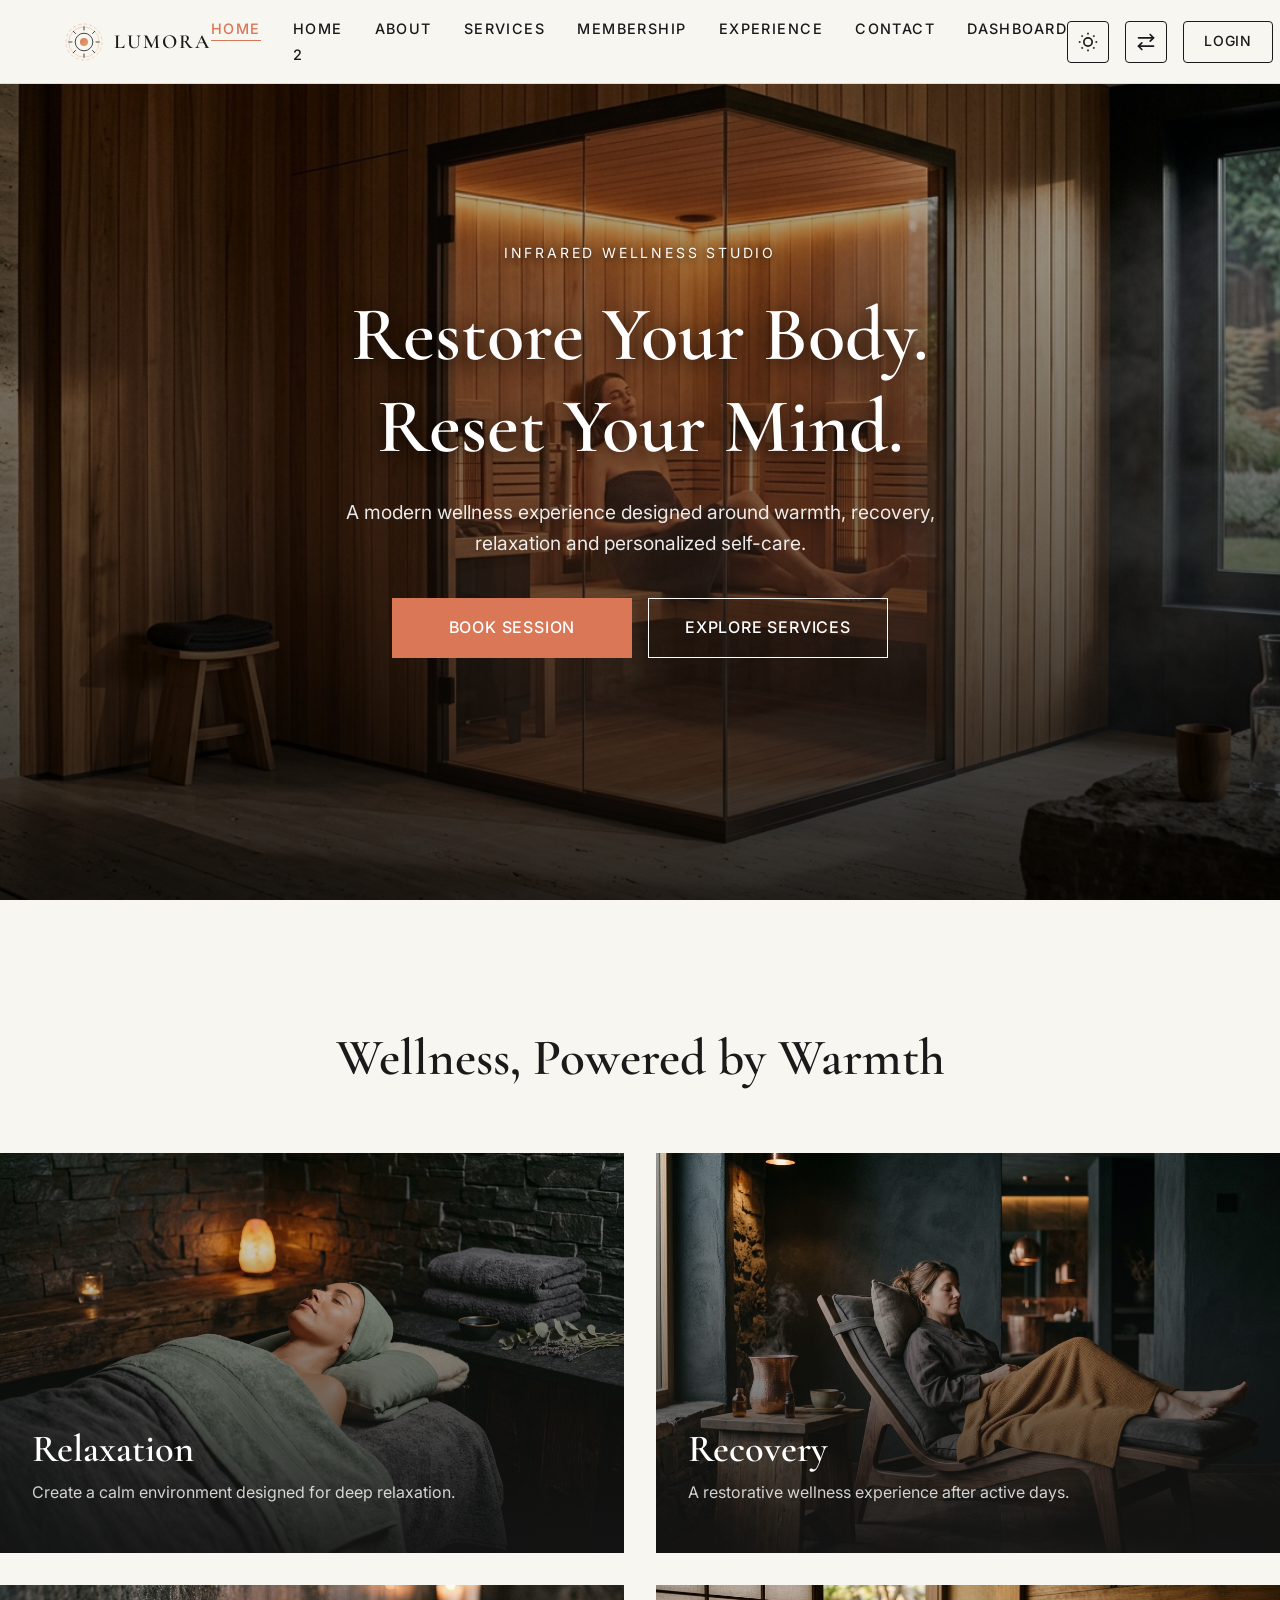
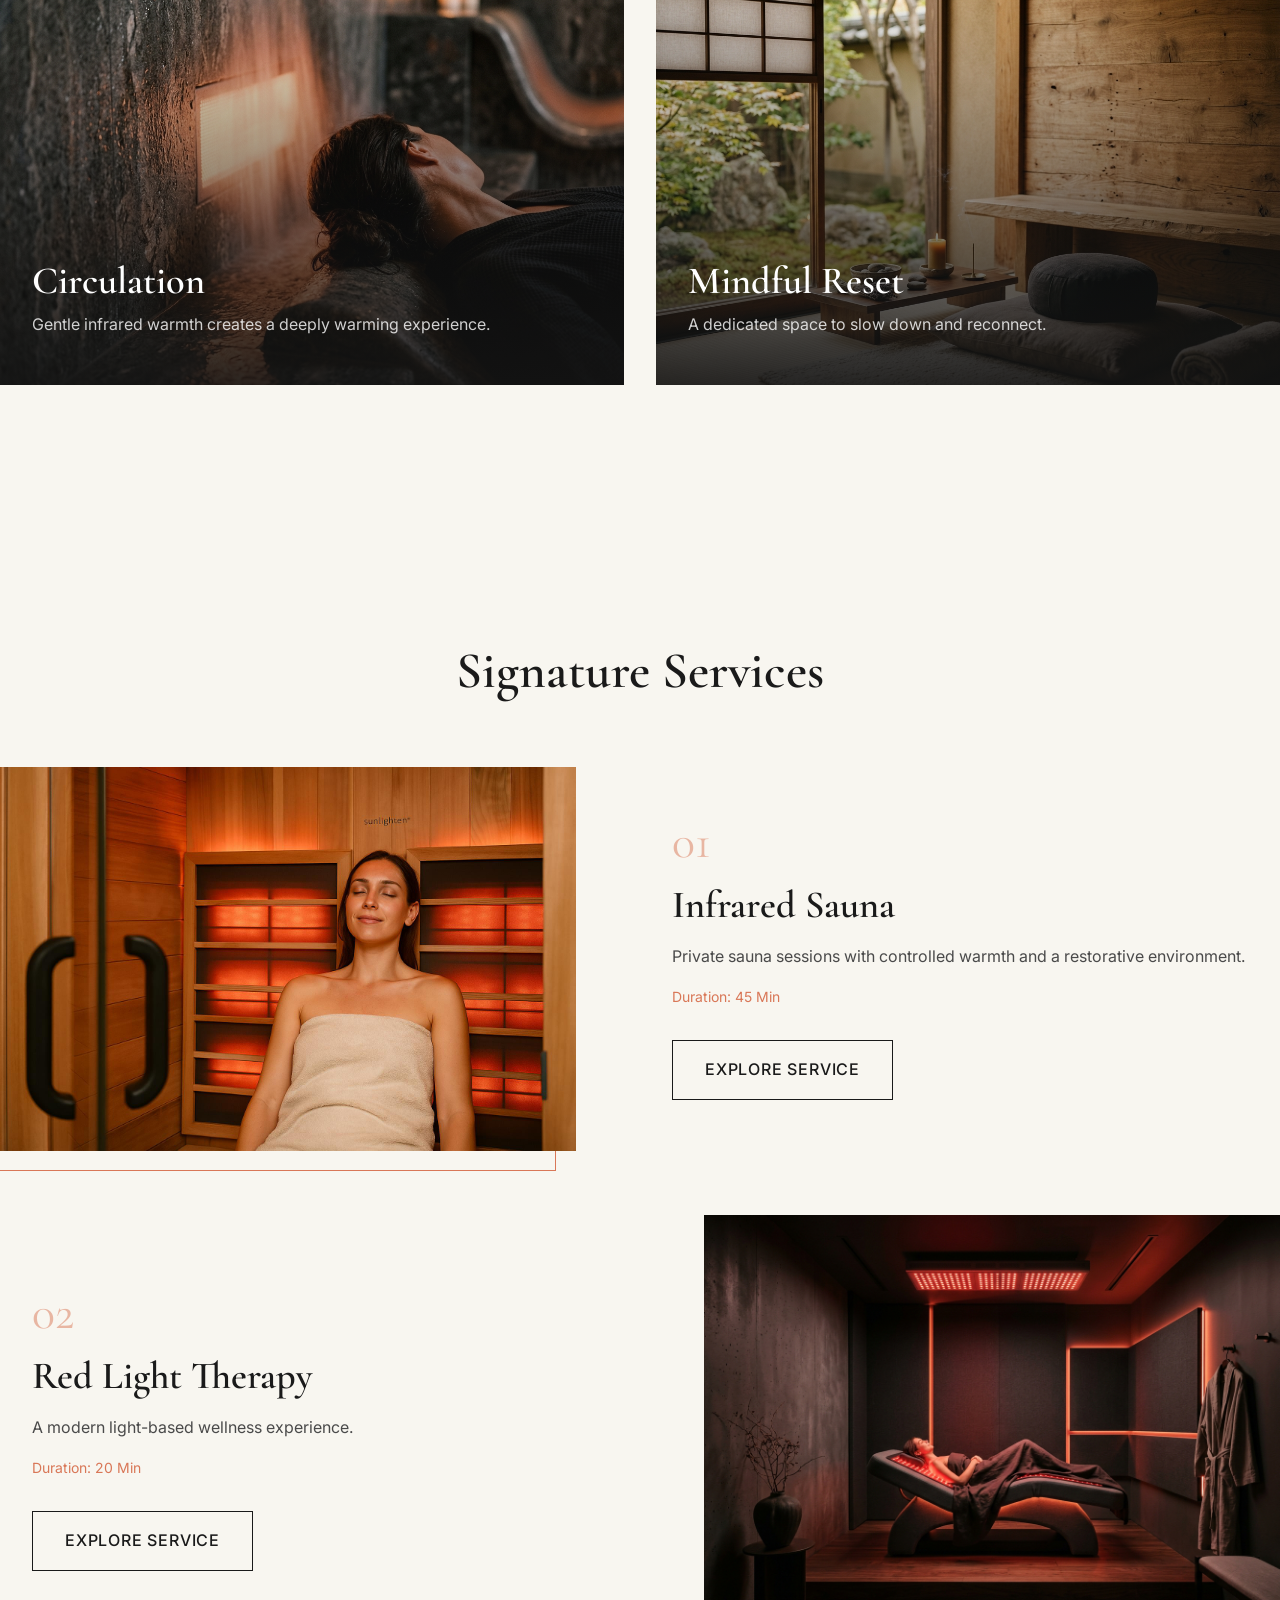
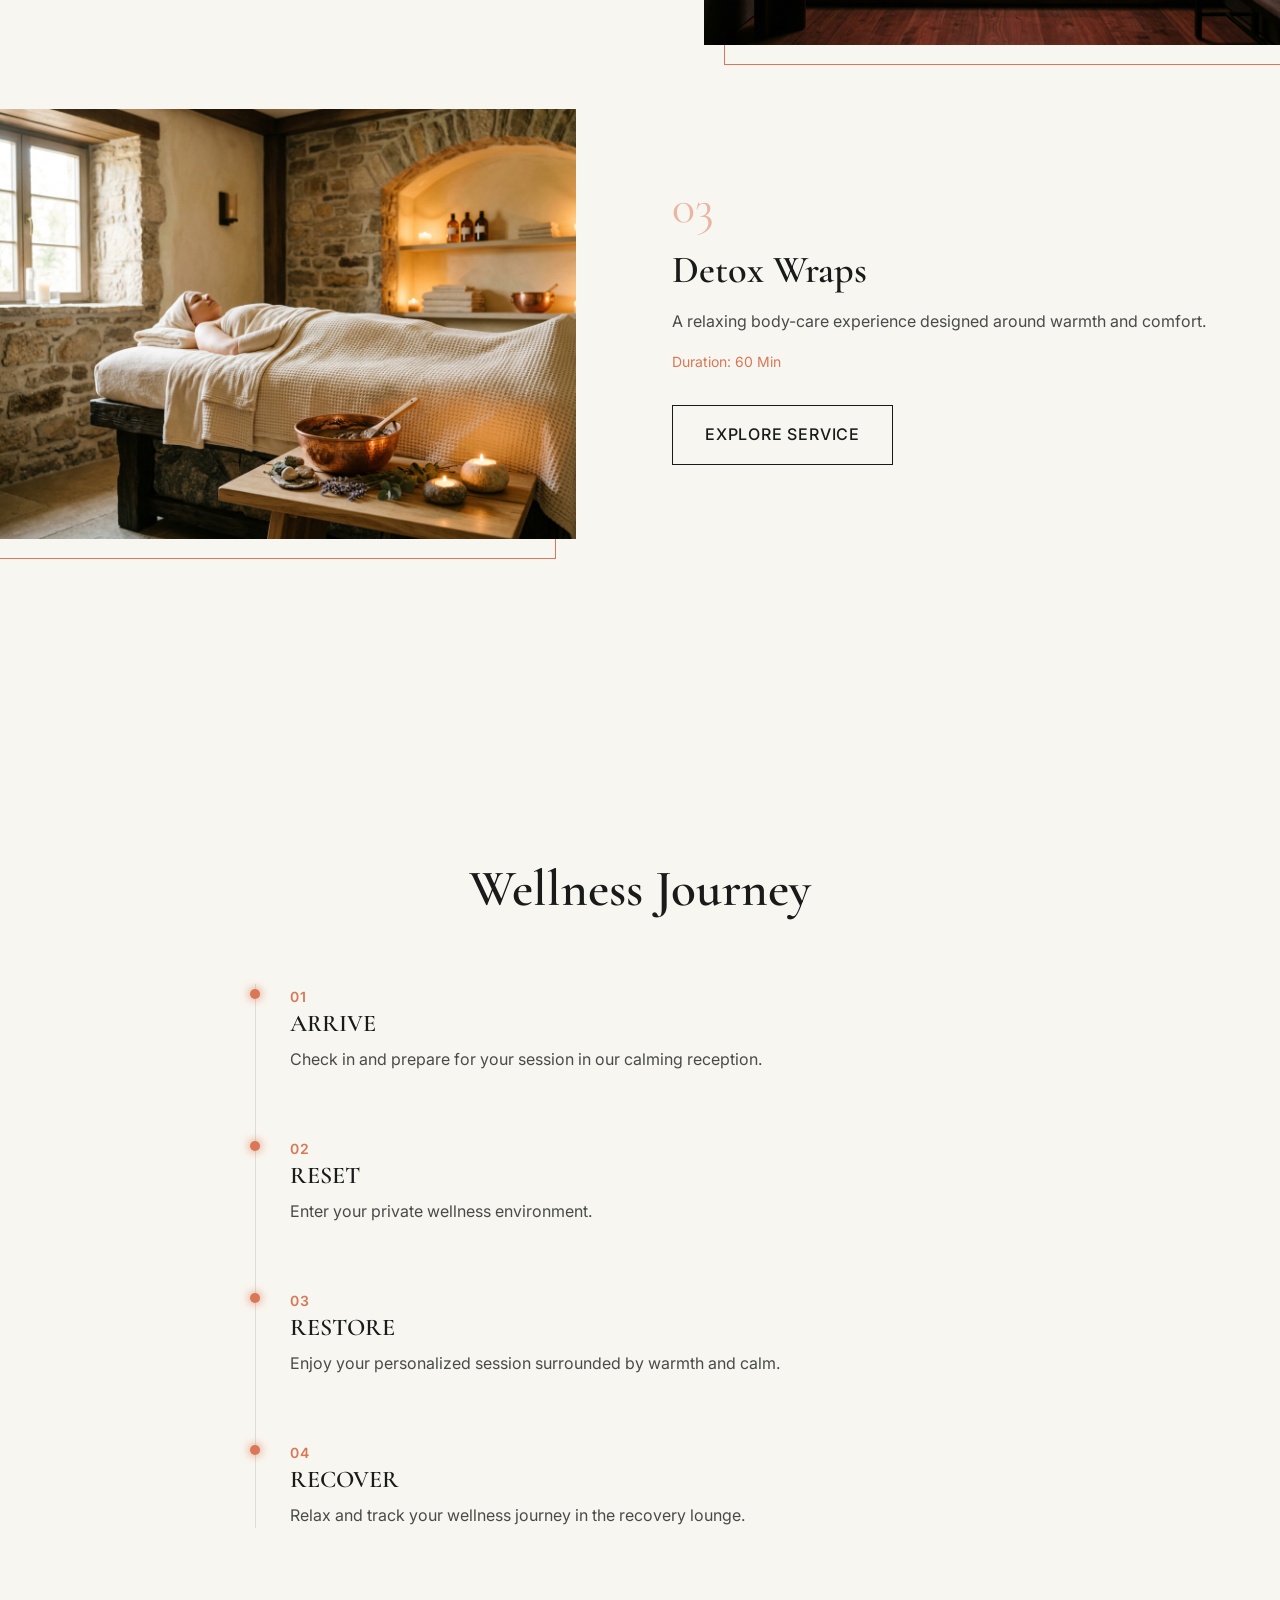
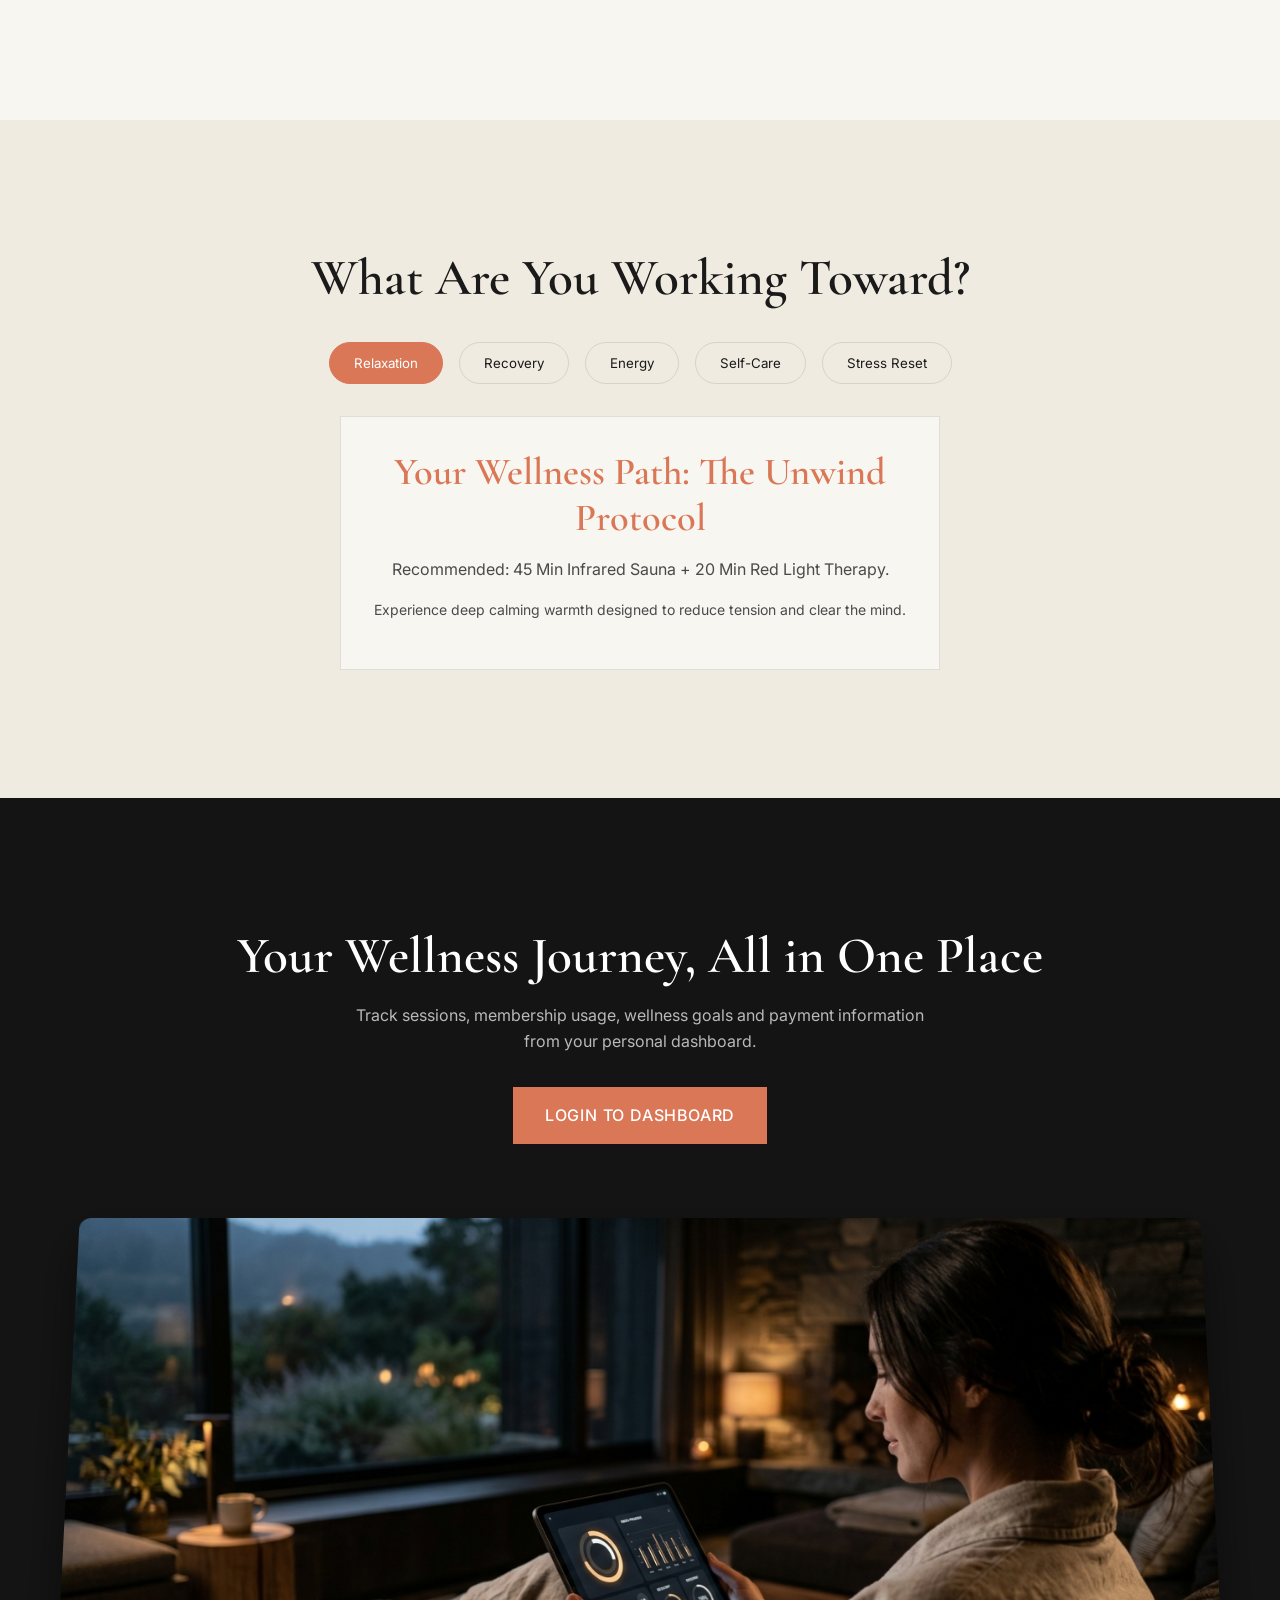
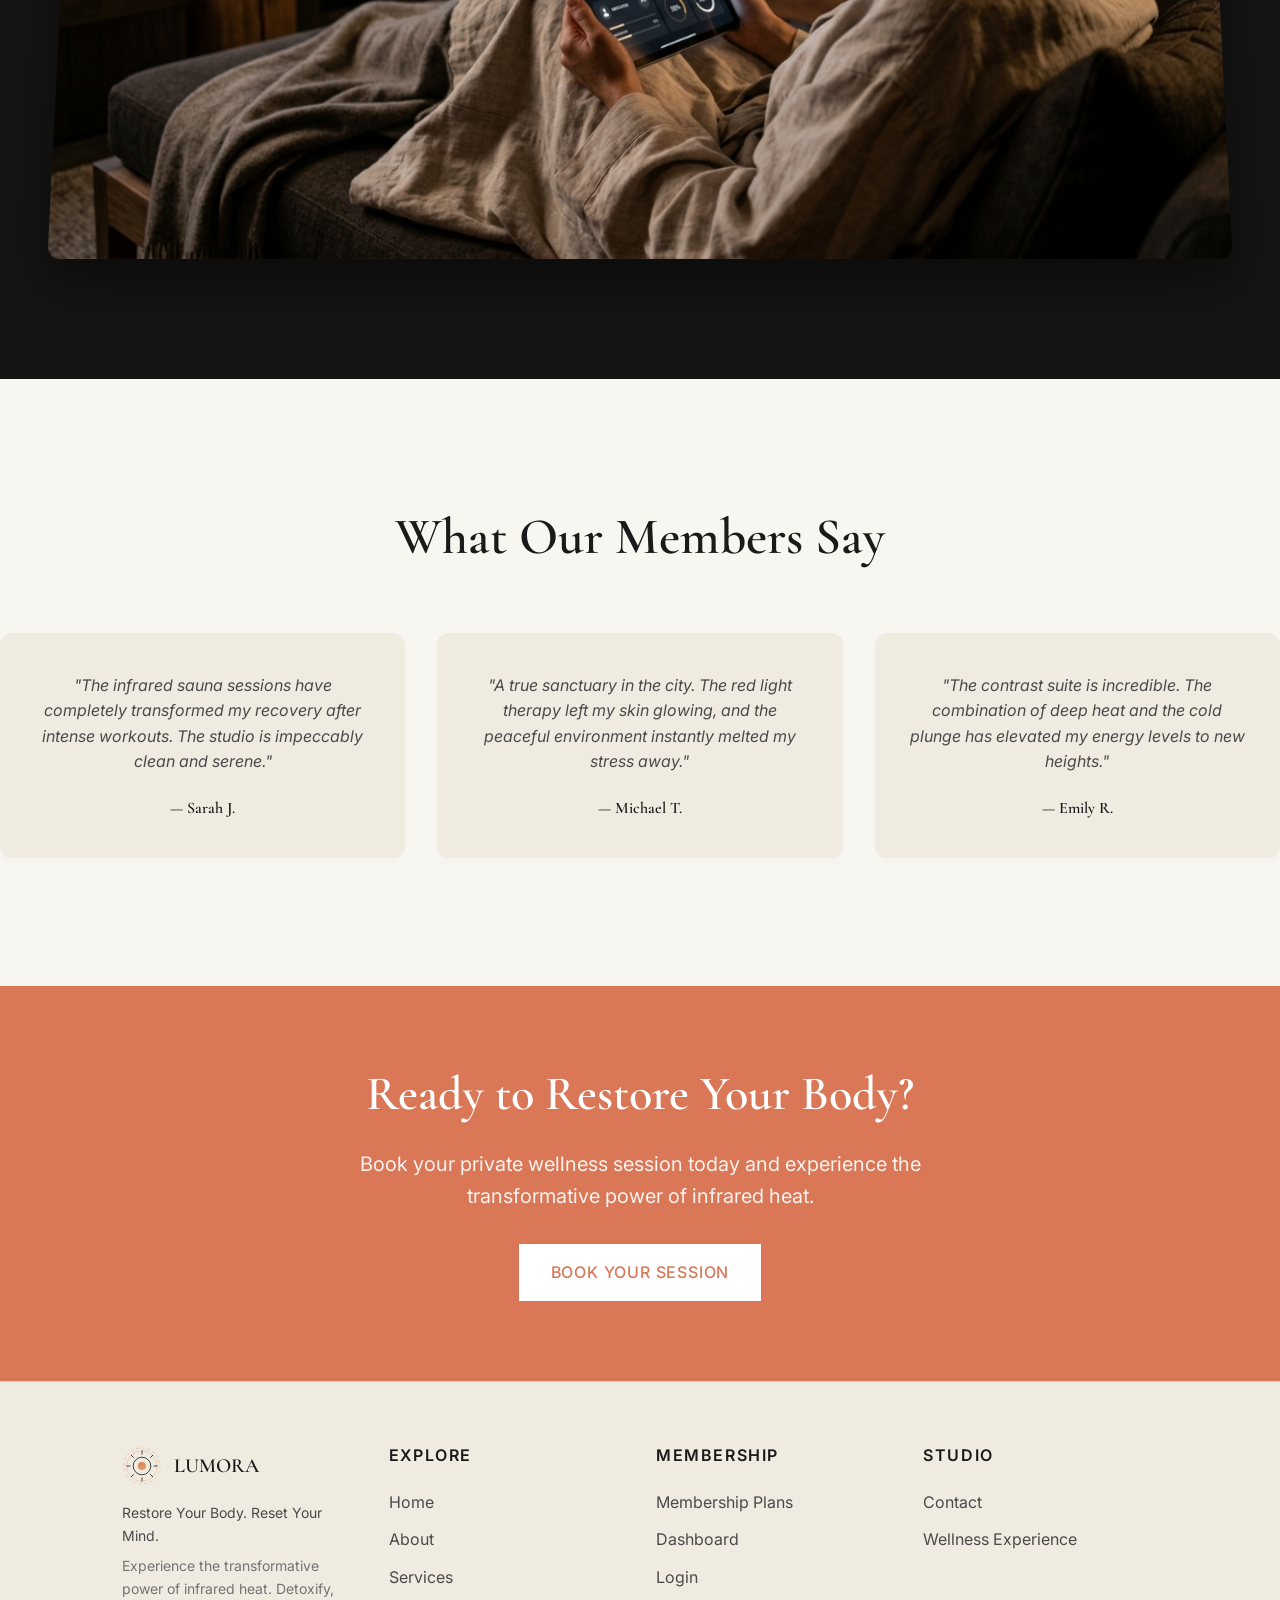
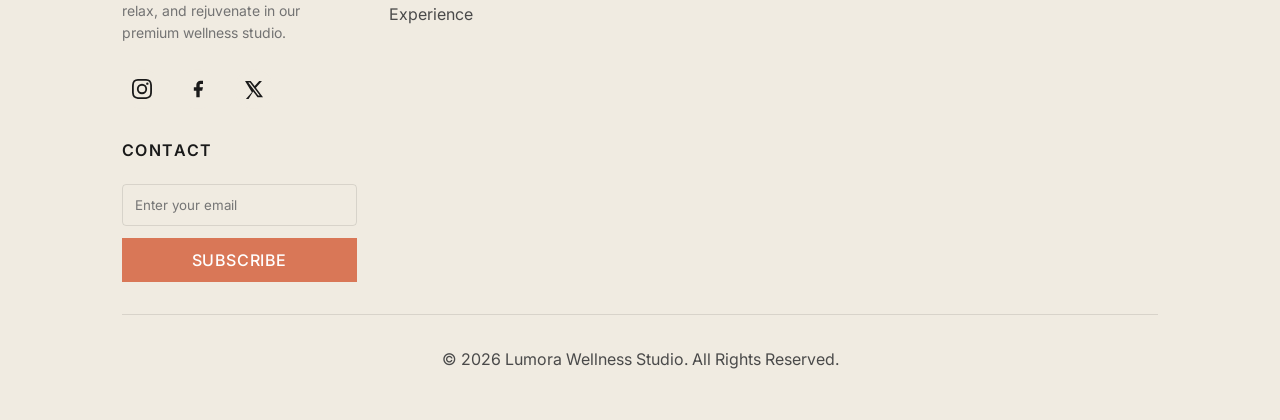
<file: index.html>
<!DOCTYPE html>
<html lang="en" data-theme="light" dir="ltr">

<head>
  <meta charset="UTF-8">
  <meta name="viewport" content="width=device-width, initial-scale=1.0">
  <title>LUMORA WELLNESS | Infrared Sauna & Detox Wellness Studio</title>
  <meta name="description"
    content="Restore Your Body. Reset Your Mind. A premium infrared sauna and detox wellness studio.">
  <link rel="icon" type="image/svg+xml" href="favicon-dark.svg">
  <link rel="stylesheet" href="assets/css/style.css">

  <style>
    /* Specific Home Page Styles */
    .hero-section {
      position: relative;
      min-height: 100vh;
      display: flex;
      align-items: center;
      justify-content: center;
      overflow: hidden;
    }

    .hero-bg {
      position: absolute;
      top: 0;
      left: 0;
      width: 100%;
      height: 100%;
      object-fit: cover;
      z-index: -2;
    }

    .hero-overlay {
      position: absolute;
      top: 0;
      left: 0;
      width: 100%;
      height: 100%;
      background: linear-gradient(to top, rgba(0, 0, 0, 0.8), rgba(0, 0, 0, 0.2));
      z-index: -1;
    }

    .hero-content {
      color: #fff;
      text-align: center;
      max-width: 800px;
      padding: 0 5%;
      z-index: 1;
    }

    .hero-eyebrow {
      font-family: var(--font-body);
      text-transform: uppercase;
      letter-spacing: 0.2em;
      font-size: 0.875rem;
      margin-bottom: 1.5rem;
      color: #ffffff;
      text-shadow: 0 2px 8px rgba(0, 0, 0, 0.8);
    }

    .hero-title {
      font-size: clamp(3rem, 6vw, 5rem);
      margin-bottom: 1.5rem;
      color: #ffffff;
      text-shadow: 0 4px 20px rgba(0, 0, 0, 0.8);
    }

    .hero-text {
      font-size: clamp(1.1rem, 1.5vw, 1.25rem);
      margin-bottom: 2.5rem;
      color: rgba(255, 255, 255, 0.9);
    }

    .hero-actions {
      display: flex;
      gap: 1rem;
      justify-content: center;
    }

    .hero-actions .btn-outline:hover {
      background-color: #fff !important;
      color: #000 !important;
    }

    /* Benefits - Asymmetric Layout */
    .benefits-grid {
      display: grid;
      grid-template-columns: repeat(2, 1fr);
      gap: var(--spacing-md);
      margin-top: var(--spacing-lg);
    }

    .benefit-card {
      position: relative;
      overflow: hidden;
      border-radius: 0;
      min-height: 400px;
      display: flex;
      align-items: flex-end;
      padding: var(--spacing-md);
    }

    .benefit-card img {
      position: absolute;
      top: 0;
      left: 0;
      width: 100%;
      height: 100%;
      z-index: -1;
      transition: transform var(--transition-slow);
    }

    .benefit-card:hover img {
      transform: scale(1.05);
    }

    .benefit-card .overlay {
      position: absolute;
      top: 0;
      left: 0;
      width: 100%;
      height: 100%;
      z-index: -1;
      background: linear-gradient(to top, rgba(20, 20, 20, 0.9), transparent);
    }

    .benefit-content {
      color: #fff;
      z-index: 1;
    }

    .benefit-content h3 {
      color: #fff;
      margin-bottom: 0.5rem;
    }

    .benefit-content p {
      color: rgba(255, 255, 255, 0.8);
    }

    /* Signature Services - Layered Layout */
    .services-wrapper {
      margin-top: var(--spacing-lg);
    }

    .service-row {
      display: flex;
      align-items: center;
      gap: var(--spacing-lg);
      margin-bottom: var(--spacing-lg);
    }

    .service-row:nth-child(even) {
      flex-direction: row-reverse;
    }

    .service-img-wrapper {
      flex: 1;
      position: relative;
    }

    .service-img-wrapper::after {
      content: '';
      position: absolute;
      top: 20px;
      left: -20px;
      right: 20px;
      bottom: -20px;
      border: 1px solid var(--accent);
      z-index: -1;
    }

    .service-row:nth-child(even) .service-img-wrapper::after {
      left: 20px;
      right: -20px;
    }

    .service-content {
      flex: 1;
      padding: var(--spacing-md);
    }

    .service-number {
      font-family: var(--font-heading);
      font-size: 3rem;
      color: var(--accent);
      opacity: 0.5;
      line-height: 1;
      margin-bottom: 1rem;
    }

    /* Wellness Journey - Timeline */
    .timeline {
      position: relative;
      max-width: 800px;
      margin: var(--spacing-lg) auto 0;
      padding-left: 50px;
    }

    .timeline::before {
      content: '';
      position: absolute;
      top: 0;
      left: 15px;
      width: 1px;
      height: 100%;
      background: var(--border);
    }

    .timeline-item {
      position: relative;
      margin-bottom: var(--spacing-lg);
    }

    .timeline-item::before {
      content: '';
      position: absolute;
      top: 5px;
      left: -40px;
      width: 10px;
      height: 10px;
      border-radius: 50%;
      background: var(--accent);
      box-shadow: 0 0 10px var(--accent);
    }

    .timeline-item h3 {
      font-size: 1.5rem;
      margin-bottom: 0.5rem;
    }

    /* Wellness Goals - Interactive */
    .goals-section {
      background-color: var(--bg-secondary);
    }

    .goals-container {
      display: flex;
      flex-wrap: wrap;
      gap: 1rem;
      justify-content: center;
      margin: var(--spacing-md) 0;
    }

    .goal-btn {
      padding: 0.75rem 1.5rem;
      border: 1px solid var(--border);
      background: transparent;
      color: var(--text-primary);
      border-radius: 30px;
      cursor: pointer;
      transition: all var(--transition-fast);
      font-family: var(--font-body);
    }

    .goal-btn:hover,
    .goal-btn.active {
      background: var(--accent);
      color: #fff;
      border-color: var(--accent);
    }

    .goal-result {
      max-width: 600px;
      margin: 0 auto;
      text-align: center;
      padding: var(--spacing-md);
      background: var(--bg-primary);
      border: 1px solid var(--border);
      opacity: 0;
      transition: opacity var(--transition-normal);
    }

    .goal-result.show {
      opacity: 1;
    }

    /* Member Access */
    .member-access {
      background-color: #141414;
      /* Deep charcoal */
      color: #fff;
      position: relative;
      overflow: hidden;
    }

    .member-access h2 {
      color: #fff;
    }

    .member-access p {
      color: rgba(255, 255, 255, 0.7);
    }

    .member-preview {
      margin-top: var(--spacing-lg);
      position: relative;
      perspective: 1000px;
    }

    .member-preview img {
      border-radius: var(--radius-md);
      box-shadow: 0 20px 50px rgba(0, 0, 0, 0.5);
      transform: rotateX(5deg);
      transition: transform var(--transition-slow);
    }

    .member-preview:hover img {
      transform: rotateX(0deg);
    }

    @media (max-width: 768px) {
      .hero-actions {
        flex-direction: column;
        align-items: center;
      }

      .hero-actions .btn {
        width: 100%;
        max-width: 350px;
      }

      .benefits-grid {
        grid-template-columns: 1fr;
        gap: 1rem;
      }

      .service-row {
        flex-direction: column !important;
      }
    }

    @media (max-width: 575px) {
      .benefits-grid {
        grid-template-columns: 1fr;
      }
    }
  </style>
</head>

<body>

  <!-- Global Navbar -->
  <nav class="navbar">
    <a href="index.html" class="nav-brand" style="text-decoration: none; color: inherit;">
      <svg xmlns="http://www.w3.org/2000/svg" width="40" height="40" viewBox="0 0 100 100">
        <defs>
          <linearGradient id="warmGradient" x1="0%" y1="0%" x2="100%" y2="100%">
            <stop offset="0%" stop-color="#D97757" /> <!-- Copper / Terracotta -->
            <stop offset="100%" stop-color="#E2A869" /> <!-- Amber -->
          </linearGradient>
        </defs>

        <!-- Outer Energy Rings -->
        <circle cx="50" cy="50" r="45" fill="none" stroke="url(#warmGradient)" stroke-width="1.5" stroke-dasharray="8 6"
          opacity="0.6" />
        <circle cx="50" cy="50" r="38" fill="none" stroke="url(#warmGradient)" stroke-width="1" opacity="0.8" />

        <!-- Core Sun/Infrared Element -->
        <circle cx="50" cy="50" r="22" fill="none" stroke="currentColor" stroke-width="2" />

        <!-- Minimalist Geometric Rays -->
        <g stroke="currentColor" stroke-width="2" stroke-linecap="round">
          <line x1="50" y1="12" x2="50" y2="20" />
          <line x1="50" y1="80" x2="50" y2="88" />
          <line x1="12" y1="50" x2="20" y2="50" />
          <line x1="80" y1="50" x2="88" y2="50" />

          <line x1="23.1" y1="23.1" x2="28.8" y2="28.8" />
          <line x1="71.2" y1="71.2" x2="76.9" y2="76.9" />
          <line x1="23.1" y1="76.9" x2="28.8" y2="71.2" />
          <line x1="71.2" y1="28.8" x2="76.9" y2="23.1" />
        </g>

        <!-- Central Glow / Inner Circle -->
        <circle cx="50" cy="50" r="10" fill="url(#warmGradient)" />
      </svg>

      <span
        style="font-family: var(--font-heading); font-size: 1.25rem; letter-spacing: 0.1em; font-weight: 600;">LUMORA</span>
    </a>
    <ul class="nav-links">
      <li><a href="index.html" class="active">Home</a></li>
      <li><a href="home-2.html">Home 2</a></li>
      <li><a href="about.html">About</a></li>
      <li><a href="services.html">Services</a></li>
      <li><a href="membership.html">Membership</a></li>
      <li><a href="experience.html">Experience</a></li>
      <li><a href="contact.html">Contact</a></li>
      <li><a href="dashboard.html">Dashboard</a></li>
    </ul>
    <div class="nav-actions">
      <button class="icon-btn theme-toggle" aria-label="Toggle Theme">
        <svg viewBox="0 0 24 24" width="20" height="20" stroke="currentColor" stroke-width="2" fill="none">
          <circle cx="12" cy="12" r="5"></circle>
          <line x1="12" y1="1" x2="12" y2="3"></line>
          <line x1="12" y1="21" x2="12" y2="23"></line>
          <line x1="4.22" y1="4.22" x2="5.64" y2="5.64"></line>
          <line x1="18.36" y1="18.36" x2="19.78" y2="19.78"></line>
          <line x1="1" y1="12" x2="3" y2="12"></line>
          <line x1="21" y1="12" x2="23" y2="12"></line>
          <line x1="4.22" y1="19.78" x2="5.64" y2="18.36"></line>
          <line x1="18.36" y1="5.64" x2="19.78" y2="4.22"></line>
        </svg>
      </button>
      <button class="icon-btn rtl-toggle" aria-label="Toggle RTL">
        <svg viewBox="0 0 24 24" width="20" height="20" stroke="currentColor" stroke-width="2" fill="none"
          stroke-linecap="round" stroke-linejoin="round">
          <path d="M17 3l4 4-4 4" />
          <path d="M3 7h18" />
          <path d="M7 21l-4-4 4-4" />
          <path d="M21 17H3" />
        </svg>
      </button>
      <a href="login.html" class="btn btn-outline">Login</a>
      <div class="hamburger">
        <span></span><span></span><span></span>
      </div>
    </div>
  </nav>

  <!-- Mobile Menu -->
  <div class="mobile-menu">
    <button class="close-menu">&times;</button>
    <ul class="nav-links" style="display: flex;">
      <li><a href="index.html">Home</a></li>
      <li><a href="home-2.html">Home 2</a></li>
      <li><a href="about.html">About</a></li>
      <li><a href="services.html">Services</a></li>
      <li><a href="membership.html">Membership</a></li>
      <li><a href="experience.html">Experience</a></li>
      <li><a href="contact.html">Contact</a></li>
      <li><a href="dashboard.html">Dashboard</a></li>
    </ul>

    <div class="mobile-actions">
      <button class="icon-btn theme-toggle" aria-label="Toggle Theme">
        <svg viewBox="0 0 24 24" width="20" height="20" stroke="currentColor" stroke-width="2" fill="none">
          <circle cx="12" cy="12" r="5"></circle>
          <line x1="12" y1="1" x2="12" y2="3"></line>
          <line x1="12" y1="21" x2="12" y2="23"></line>
          <line x1="4.22" y1="4.22" x2="5.64" y2="5.64"></line>
          <line x1="18.36" y1="18.36" x2="19.78" y2="19.78"></line>
          <line x1="1" y1="12" x2="3" y2="12"></line>
          <line x1="21" y1="12" x2="23" y2="12"></line>
          <line x1="4.22" y1="19.78" x2="5.64" y2="18.36"></line>
          <line x1="18.36" y1="5.64" x2="19.78" y2="4.22"></line>
        </svg>
      </button>
      <button class="icon-btn rtl-toggle" aria-label="Toggle RTL">
        <svg viewBox="0 0 24 24" width="20" height="20" stroke="currentColor" stroke-width="2" fill="none"
          stroke-linecap="round" stroke-linejoin="round">
          <path d="M17 3l4 4-4 4" />
          <path d="M3 7h18" />
          <path d="M7 21l-4-4 4-4" />
          <path d="M21 17H3" />
        </svg>
      </button>
    </div>
    <div class="mobile-cta">
      <a href="login.html" class="btn btn-outline">Login</a>
    </div>
  </div>

  <main>
    <!-- Section 01: Hero -->
    <section class="hero-section">
      <img src="assets/images/generated/home_hero_sauna.jpg" alt="Luxury Infrared Sauna" class="hero-bg">
      <div class="hero-overlay"></div>
      <div class="heat-wave"></div>

      <div class="hero-content fade-up">
        <div class="hero-eyebrow">Infrared Wellness Studio</div>
        <h1 class="hero-title">Restore Your Body.<br>Reset Your Mind.</h1>
        <p class="hero-text">A modern wellness experience designed around warmth, recovery, relaxation and personalized
          self-care.</p>
        <div class="hero-actions">
          <a href="contact.html" class="btn btn-primary"
            style="min-width: 240px; text-align: center; box-sizing: border-box; white-space: nowrap;">Book Session</a>
          <a href="services.html" class="btn btn-outline"
            style="color: #fff; border-color: #fff; min-width: 240px; text-align: center; box-sizing: border-box; white-space: nowrap;">Explore
            Services</a>
        </div>
      </div>
    </section>

    <!-- Section 02: Benefits -->
    <section class="section-padding container">
      <div class="text-center fade-up">
        <h2>Wellness, Powered by Warmth</h2>
      </div>

      <div class="benefits-grid">
        <div class="benefit-card fade-up">
          <img src="assets/images/generated/home_benefit_relax.jpg" alt="Relaxation" loading="lazy">
          <div class="overlay"></div>
          <div class="benefit-content">
            <h3>Relaxation</h3>
            <p>Create a calm environment designed for deep relaxation.</p>
          </div>
        </div>

        <div class="benefit-card fade-up">
          <img src="assets/images/generated/home_benefit_recover.jpg" alt="Recovery" loading="lazy">
          <div class="overlay"></div>
          <div class="benefit-content">
            <h3>Recovery</h3>
            <p>A restorative wellness experience after active days.</p>
          </div>
        </div>

        <div class="benefit-card fade-up">
          <img src="assets/images/generated/home_benefit_circulate.jpg" alt="Circulation" loading="lazy">
          <div class="overlay"></div>
          <div class="benefit-content">
            <h3>Circulation</h3>
            <p>Gentle infrared warmth creates a deeply warming experience.</p>
          </div>
        </div>

        <div class="benefit-card fade-up">
          <img src="assets/images/generated/home_benefit_mindful.jpg" alt="Mindful Reset" loading="lazy">
          <div class="overlay"></div>
          <div class="benefit-content">
            <h3>Mindful Reset</h3>
            <p>A dedicated space to slow down and reconnect.</p>
          </div>
        </div>
      </div>
    </section>

    <!-- Section 03: Signature Services -->
    <section class="section-padding container">
      <div class="text-center fade-up" style="margin-bottom: var(--spacing-lg);">
        <h2>Signature Services</h2>
      </div>

      <div class="services-wrapper">
        <div class="service-row fade-up">
          <div class="service-img-wrapper">
            <img src="assets/images/Infrared%20Sauna.png" alt="Infrared Sauna" loading="lazy">
          </div>
          <div class="service-content">
            <div class="service-number">01</div>
            <h3>Infrared Sauna</h3>
            <p>Private sauna sessions with controlled warmth and a restorative environment.</p>
            <p class="accent-text" style="font-weight: 400; font-size: 0.875rem;">Duration: 45 Min</p>
            <a href="services.html" class="btn btn-outline" style="margin-top: 1rem;">Explore Service</a>
          </div>
        </div>

        <div class="service-row fade-up">
          <div class="service-img-wrapper">
            <img src="assets/images/generated/home_service_redlight.jpg" alt="Red Light Therapy" loading="lazy">
          </div>
          <div class="service-content">
            <div class="service-number">02</div>
            <h3>Red Light Therapy</h3>
            <p>A modern light-based wellness experience.</p>
            <p class="accent-text" style="font-weight: 400; font-size: 0.875rem;">Duration: 20 Min</p>
            <a href="services.html" class="btn btn-outline" style="margin-top: 1rem;">Explore Service</a>
          </div>
        </div>

        <div class="service-row fade-up">
          <div class="service-img-wrapper">
            <img src="assets/images/generated/home_service_detox.jpg" alt="Detox Wraps" loading="lazy">
          </div>
          <div class="service-content">
            <div class="service-number">03</div>
            <h3>Detox Wraps</h3>
            <p>A relaxing body-care experience designed around warmth and comfort.</p>
            <p class="accent-text" style="font-weight: 400; font-size: 0.875rem;">Duration: 60 Min</p>
            <a href="services.html" class="btn btn-outline" style="margin-top: 1rem;">Explore Service</a>
          </div>
        </div>
      </div>
    </section>

    <!-- Section 04: Wellness Journey -->
    <section class="section-padding container">
      <div class="text-center fade-up">
        <h2>Wellness Journey</h2>
      </div>
      <div class="timeline">
        <div class="timeline-item fade-up">
          <span class="accent-text" style="font-weight: 600; font-size: 0.875rem; letter-spacing: 0.1em;">01</span>
          <h3>ARRIVE</h3>
          <p>Check in and prepare for your session in our calming reception.</p>
        </div>
        <div class="timeline-item fade-up">
          <span class="accent-text" style="font-weight: 600; font-size: 0.875rem; letter-spacing: 0.1em;">02</span>
          <h3>RESET</h3>
          <p>Enter your private wellness environment.</p>
        </div>
        <div class="timeline-item fade-up">
          <span class="accent-text" style="font-weight: 600; font-size: 0.875rem; letter-spacing: 0.1em;">03</span>
          <h3>RESTORE</h3>
          <p>Enjoy your personalized session surrounded by warmth and calm.</p>
        </div>
        <div class="timeline-item fade-up">
          <span class="accent-text" style="font-weight: 600; font-size: 0.875rem; letter-spacing: 0.1em;">04</span>
          <h3>RECOVER</h3>
          <p>Relax and track your wellness journey in the recovery lounge.</p>
        </div>
      </div>
    </section>

    <!-- Section 05: Wellness Goals -->
    <section class="section-padding goals-section">
      <div class="container fade-up text-center">
        <h2>What Are You Working Toward?</h2>
        <div class="goals-container" id="goals-container">
          <button class="goal-btn active" data-goal="Relaxation">Relaxation</button>
          <button class="goal-btn" data-goal="Recovery">Recovery</button>
          <button class="goal-btn" data-goal="Energy">Energy</button>
          <button class="goal-btn" data-goal="Self-Care">Self-Care</button>
          <button class="goal-btn" data-goal="Stress Reset">Stress Reset</button>
        </div>

        <div class="goal-result show" id="goal-result">
          <h3 class="accent-text">Your Wellness Path: The Unwind Protocol</h3>
          <p>Recommended: 45 Min Infrared Sauna + 20 Min Red Light Therapy.</p>
          <p style="font-size: 0.875rem; margin-top: 1rem;">Experience deep calming warmth designed to reduce tension
            and clear the mind.</p>
        </div>
      </div>
    </section>

    <!-- Section 06: Member Access -->
    <section class="section-padding member-access">
      <div class="container fade-up text-center">
        <h2>Your Wellness Journey, All in One Place</h2>
        <p style="max-width: 600px; margin: 0 auto 2rem;">Track sessions, membership usage, wellness goals and payment
          information from your personal dashboard.</p>
        <a href="login.html" class="btn btn-primary">Login to Dashboard</a>

        <div class="member-preview fade-up">
          <img src="assets/images/generated/home_dashboard_preview.jpg" alt="Member Dashboard Preview" loading="lazy">
        </div>
      </div>
    </section>

    <!-- Section 07: Testimonials -->
    <section class="section-padding container">
      <div class="text-center fade-up" style="margin-bottom: var(--spacing-lg);">
        <h2>What Our Members Say</h2>
      </div>
      <div style="display: grid; grid-template-columns: repeat(auto-fit, minmax(300px, 1fr)); gap: 2rem; align-items: stretch;">
        <div class="fade-up"
          style="background: var(--bg-secondary); padding: 2.5rem 2rem; border-radius: var(--radius-md); text-align: center; box-shadow: 0 4px 10px rgba(0,0,0,0.02); display: flex; flex-direction: column; justify-content: space-between;">
          <p style="font-style: italic; margin-bottom: 1.5rem; color: var(--text-secondary); line-height: 1.6;">"The infrared sauna sessions have completely transformed my recovery after intense workouts. The studio is impeccably clean and serene."</p>
          <h4 style="font-family: var(--font-heading); color: var(--text-primary); margin: 0;">— Sarah J.</h4>
        </div>
        <div class="fade-up"
          style="background: var(--bg-secondary); padding: 2.5rem 2rem; border-radius: var(--radius-md); text-align: center; box-shadow: 0 4px 10px rgba(0,0,0,0.02); display: flex; flex-direction: column; justify-content: space-between;">
          <p style="font-style: italic; margin-bottom: 1.5rem; color: var(--text-secondary); line-height: 1.6;">"A true sanctuary in the city. The red light therapy left my skin glowing, and the peaceful environment instantly melted my stress away."</p>
          <h4 style="font-family: var(--font-heading); color: var(--text-primary); margin: 0;">— Michael T.</h4>
        </div>
        <div class="fade-up"
          style="background: var(--bg-secondary); padding: 2.5rem 2rem; border-radius: var(--radius-md); text-align: center; box-shadow: 0 4px 10px rgba(0,0,0,0.02); display: flex; flex-direction: column; justify-content: space-between;">
          <p style="font-style: italic; margin-bottom: 1.5rem; color: var(--text-secondary); line-height: 1.6;">"The contrast suite is incredible. The combination of deep heat and the cold plunge has elevated my energy levels to new heights."</p>
          <h4 style="font-family: var(--font-heading); color: var(--text-primary); margin: 0;">— Emily R.</h4>
        </div>
      </div>
    </section>

    <!-- CTA Banner -->
    <section style="background-color: var(--accent); color: #fff; padding: 5rem 5%; text-align: center;">
      <div class="container fade-up">
        <h2 style="color: #fff; font-size: 3rem; margin-bottom: 1.5rem;">Ready to Restore Your Body?</h2>
        <p
          style="color: rgba(255,255,255,0.9); font-size: 1.25rem; margin-bottom: 2rem; max-width: 600px; margin-left: auto; margin-right: auto;">
          Book your private wellness session today and experience the transformative power of infrared heat.</p>
        <a href="contact.html" class="btn" style="background-color: #fff; color: var(--accent);">Book Your Session</a>
      </div>
    </section>
  </main>

  <!-- Footer -->
  <footer>
    <div class="container">
      <div class="footer-grid">
        <div class="footer-col">
          <a href="index.html"
            style="display: flex; align-items: center; gap: 0.75rem; margin-bottom: 1rem; text-decoration: none; color: inherit;">
            <svg xmlns="http://www.w3.org/2000/svg" width="40" height="40" viewBox="0 0 100 100">
              <defs>
                <linearGradient id="warmGradient" x1="0%" y1="0%" x2="100%" y2="100%">
                  <stop offset="0%" stop-color="#D97757" /> <!-- Copper / Terracotta -->
                  <stop offset="100%" stop-color="#E2A869" /> <!-- Amber -->
                </linearGradient>
              </defs>

              <!-- Outer Energy Rings -->
              <circle cx="50" cy="50" r="45" fill="none" stroke="url(#warmGradient)" stroke-width="1.5"
                stroke-dasharray="8 6" opacity="0.6" />
              <circle cx="50" cy="50" r="38" fill="none" stroke="url(#warmGradient)" stroke-width="1" opacity="0.8" />

              <!-- Core Sun/Infrared Element -->
              <circle cx="50" cy="50" r="22" fill="none" stroke="currentColor" stroke-width="2" />

              <!-- Minimalist Geometric Rays -->
              <g stroke="currentColor" stroke-width="2" stroke-linecap="round">
                <line x1="50" y1="12" x2="50" y2="20" />
                <line x1="50" y1="80" x2="50" y2="88" />
                <line x1="12" y1="50" x2="20" y2="50" />
                <line x1="80" y1="50" x2="88" y2="50" />

                <line x1="23.1" y1="23.1" x2="28.8" y2="28.8" />
                <line x1="71.2" y1="71.2" x2="76.9" y2="76.9" />
                <line x1="23.1" y1="76.9" x2="28.8" y2="71.2" />
                <line x1="71.2" y1="28.8" x2="76.9" y2="23.1" />
              </g>

              <!-- Central Glow / Inner Circle -->
              <circle cx="50" cy="50" r="10" fill="url(#warmGradient)" />
            </svg>

            <span style="font-family: var(--font-heading); font-size: 1.25rem; font-weight: 600;">LUMORA</span>
          </a>
          <p style="font-size: 0.875rem; margin-bottom: 0.5rem;">Restore Your Body. Reset Your Mind.</p>
          <p style="font-size: 0.875rem; margin-bottom: 1.5rem; line-height: 1.6; color: var(--text-muted);">
            Experience the transformative power of infrared heat. Detoxify, relax, and rejuvenate in our premium
            wellness studio.
          </p>
          <div class="social-links">
            <a href="#" aria-label="Instagram"><svg viewBox="0 0 24 24">
                <path
                  d="M12 2.163c3.204 0 3.584.012 4.85.07 3.252.148 4.771 1.691 4.919 4.919.058 1.265.069 1.645.069 4.849 0 3.205-.012 3.584-.069 4.849-.149 3.225-1.664 4.771-4.919 4.919-1.266.058-1.644.07-4.85.07-3.204 0-3.584-.012-4.849-.07-3.26-.149-4.771-1.699-4.919-4.92-.058-1.265-.07-1.644-.07-4.849 0-3.204.013-3.583.07-4.849.149-3.227 1.664-4.771 4.919-4.919 1.266-.057 1.645-.069 4.849-.069zM12 0C8.741 0 8.333.014 7.053.072 2.695.272.273 2.69.073 7.052.014 8.333 0 8.741 0 12c0 3.259.014 3.668.072 4.948.2 4.358 2.618 6.78 6.98 6.98C8.333 23.986 8.741 24 12 24c3.259 0 3.668-.014 4.948-.072 4.354-.2 6.782-2.618 6.979-6.98.059-1.28.073-1.689.073-4.948 0-3.259-.014-3.667-.072-4.947-.196-4.354-2.617-6.78-6.979-6.98C15.668.014 15.259 0 12 0zm0 5.838a6.162 6.162 0 100 12.324 6.162 6.162 0 000-12.324zM12 16a4 4 0 110-8 4 4 0 010 8zm6.406-11.845a1.44 1.44 0 100 2.881 1.44 1.44 0 000-2.881z" />
              </svg></a>
            <a href="#" aria-label="Facebook"><svg viewBox="0 0 24 24">
                <path d="M18 2h-3a5 5 0 00-5 5v3H7v4h3v8h4v-8h3l1-4h-4V7a1 1 0 011-1h3z" />
              </svg></a>
            <a href="#" aria-label="X"><svg viewBox="0 0 24 24">
                <path
                  d="M18.244 2.25h3.308l-7.227 8.26 8.502 11.24H16.17l-5.214-6.817L4.99 24.75H1.68l7.73-8.835L1.254 2.25H8.08l4.713 6.231zm-1.161 17.52h1.833L7.084 4.126H5.117z" />
              </svg></a>
          </div>
        </div>
        <div class="footer-col">
          <h4>Explore</h4>
          <ul>
            <li><a href="index.html">Home</a></li>
            <li><a href="about.html">About</a></li>
            <li><a href="services.html">Services</a></li>
            <li><a href="experience.html">Experience</a></li>
          </ul>
        </div>
        <div class="footer-col">
          <h4>Membership</h4>
          <ul>
            <li><a href="membership.html">Membership Plans</a></li>
            <li><a href="dashboard.html">Dashboard</a></li>
            <li><a href="login.html">Login</a></li>
          </ul>
        </div>
        <div class="footer-col">
          <h4>Studio</h4>
          <ul>
            <li><a href="contact.html">Contact</a></li>
            <li><a href="experience.html">Wellness Experience</a></li>
          </ul>
        </div>
        <div class="footer-col">
          <h4>Contact</h4>
          <form style="display: flex; flex-direction: column; gap: 0.75rem;"
            onsubmit="event.preventDefault(); alert('Subscribed successfully!');">
            <input type="email" placeholder="Enter your email" required
              style="padding: 0.75rem; border: 1px solid var(--border); border-radius: var(--radius-sm); background: transparent; color: var(--text-primary); font-family: inherit; width: 100%; box-sizing: border-box;">
            <button type="submit" class="btn btn-primary"
              style="padding: 0.75rem; width: 100%; box-sizing: border-box;">Subscribe</button>
          </form>
        </div>
      </div>

      <div class="footer-bottom">
        <p>&copy; 2026 Lumora Wellness Studio. All Rights Reserved.</p>
      </div>
    </div>
  </footer>

  <script src="assets/js/main.js"></script>
  <script src="assets/js/interactions.js"></script>
  <script>
    // Interactive Goals Logic
    const goalBtns = document.querySelectorAll('.goal-btn');
    const resultBox = document.getElementById('goal-result');
    const goalsData = {
      'Relaxation': { title: 'The Unwind Protocol', desc: '45 Min Infrared Sauna + 20 Min Red Light Therapy.', text: 'Experience deep calming warmth designed to reduce tension and clear the mind.' },
      'Recovery': { title: 'The Restore Protocol', desc: '60 Min Detox Wrap + 30 Min Sauna.', text: 'A restorative wellness experience after active days to soothe muscles.' },
      'Energy': { title: 'The Awaken Protocol', desc: '30 Min Red Light Therapy.', text: 'Recharge your cellular energy and boost circulation for the day ahead.' },
      'Self-Care': { title: 'The Signature Reset', desc: '60 Min Signature Experience.', text: 'A complete guided wellness routine prioritizing personalized care.' },
      'Stress Reset': { title: 'The Deep Calm Protocol', desc: '45 Min Infrared Sauna + Meditation.', text: 'A dedicated space to slow down, reconnect, and breathe.' }
    };

    goalBtns.forEach(btn => {
      btn.addEventListener('click', () => {
        goalBtns.forEach(b => b.classList.remove('active'));
        btn.classList.add('active');
        const data = goalsData[btn.dataset.goal];

        resultBox.classList.remove('show');
        setTimeout(() => {
          resultBox.innerHTML = `
            <h3 class="accent-text">Your Wellness Path: ${data.title}</h3>
            <p>Recommended: ${data.desc}</p>
            <p style="font-size: 0.875rem; margin-top: 1rem;">${data.text}</p>
            <div style="margin-top: 1.5rem; height: 4px; background: var(--bg-tertiary); border-radius: 2px; overflow: hidden; position: relative;">
              <div style="position: absolute; top:0; left:0; height: 100%; width: 0%; background: var(--accent); animation: fillProgress 1s forwards ease-out;"></div>
            </div>
          `;
          resultBox.classList.add('show');
        }, 300);
      });
    });

    const style = document.createElement('style');
    style.innerHTML = `@keyframes fillProgress { to { width: 100%; } }`;
    document.head.appendChild(style);
  </script>
  <!-- Back to Top Button -->
  <button id="backToTop" class="back-to-top" aria-label="Back to top">
    <svg viewBox="0 0 24 24" width="24" height="24" stroke="currentColor" stroke-width="2" fill="none"
      stroke-linecap="round" stroke-linejoin="round">
      <polyline points="18 15 12 9 6 15"></polyline>
    </svg>
  </button>
  <script>
    const backToTopBtn = document.getElementById('backToTop');
    if (backToTopBtn) {
      window.addEventListener('scroll', () => {
        if (window.scrollY > 300) {
          backToTopBtn.classList.add('visible');
        } else {
          backToTopBtn.classList.remove('visible');
        }
      });
      backToTopBtn.addEventListener('click', () => {
        window.scrollTo({ top: 0, behavior: 'smooth' });
      });
    }
  </script>
</body>

</html>
</file>
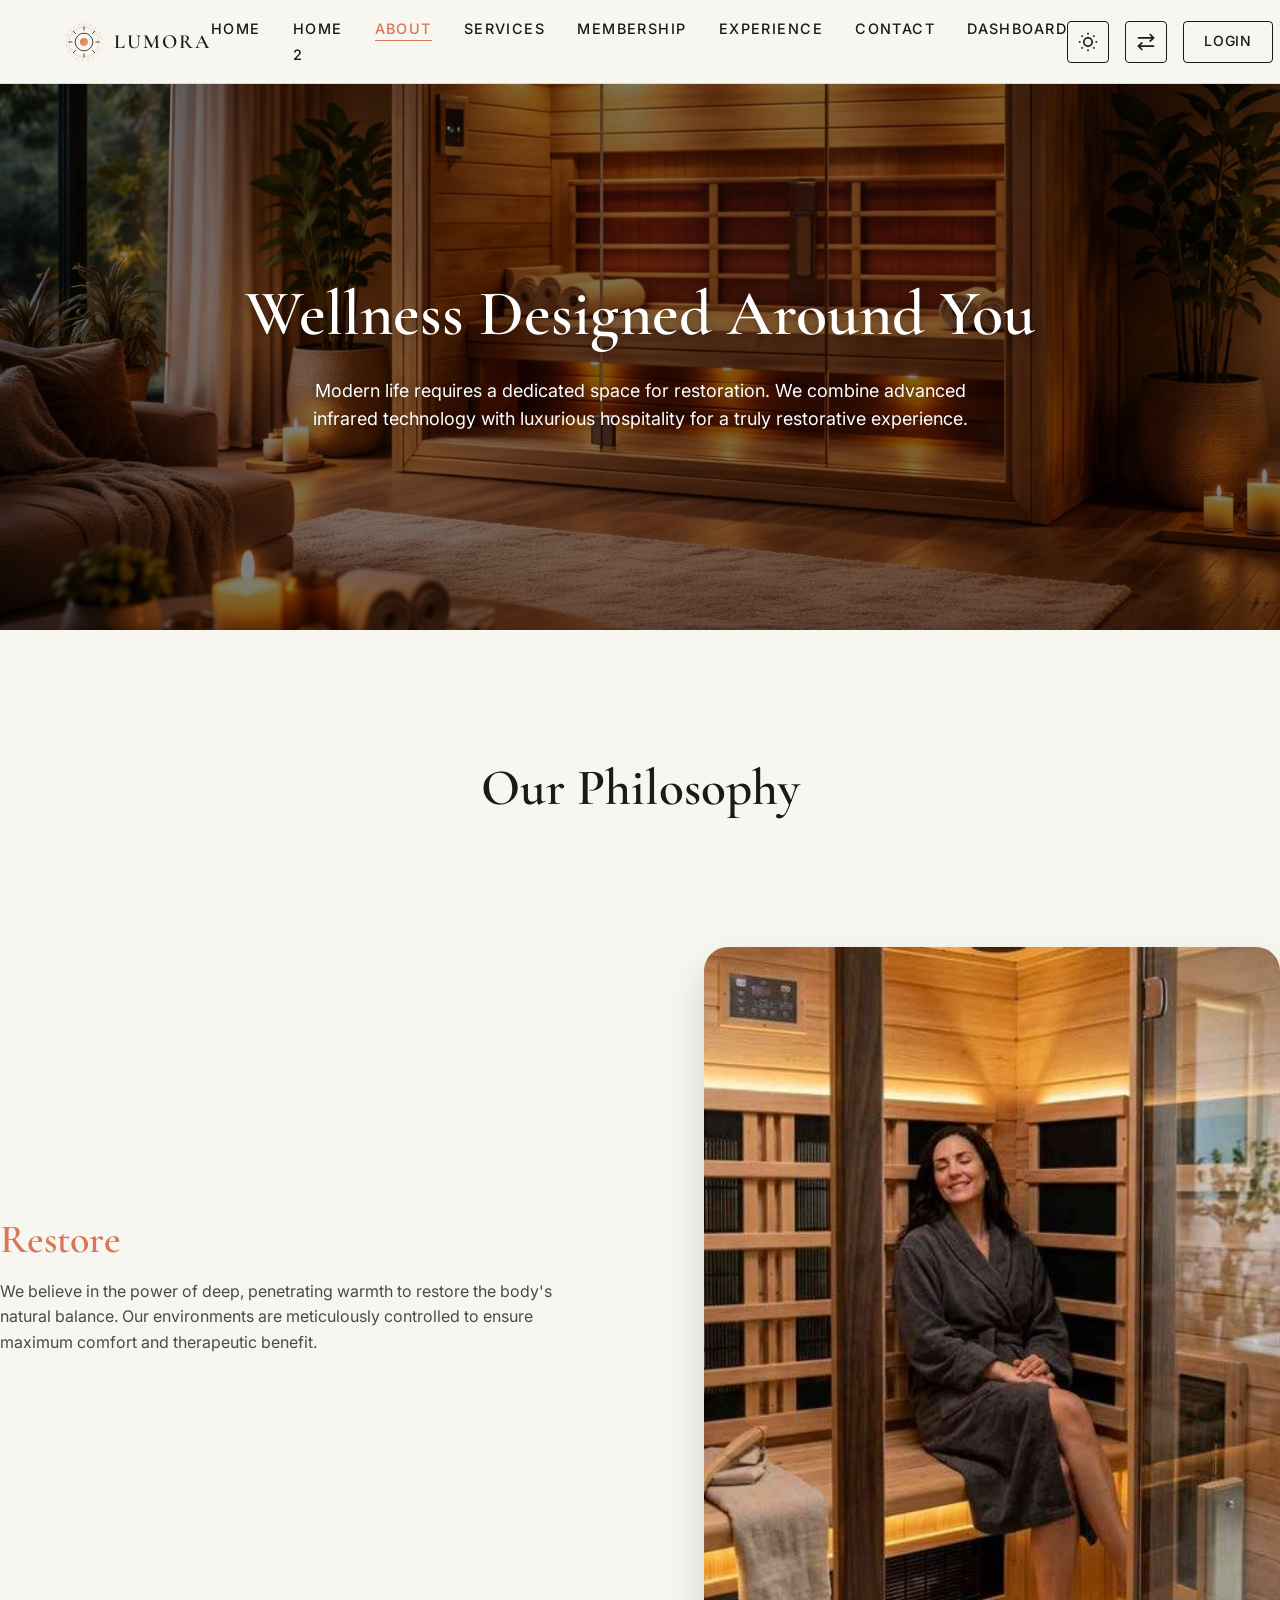
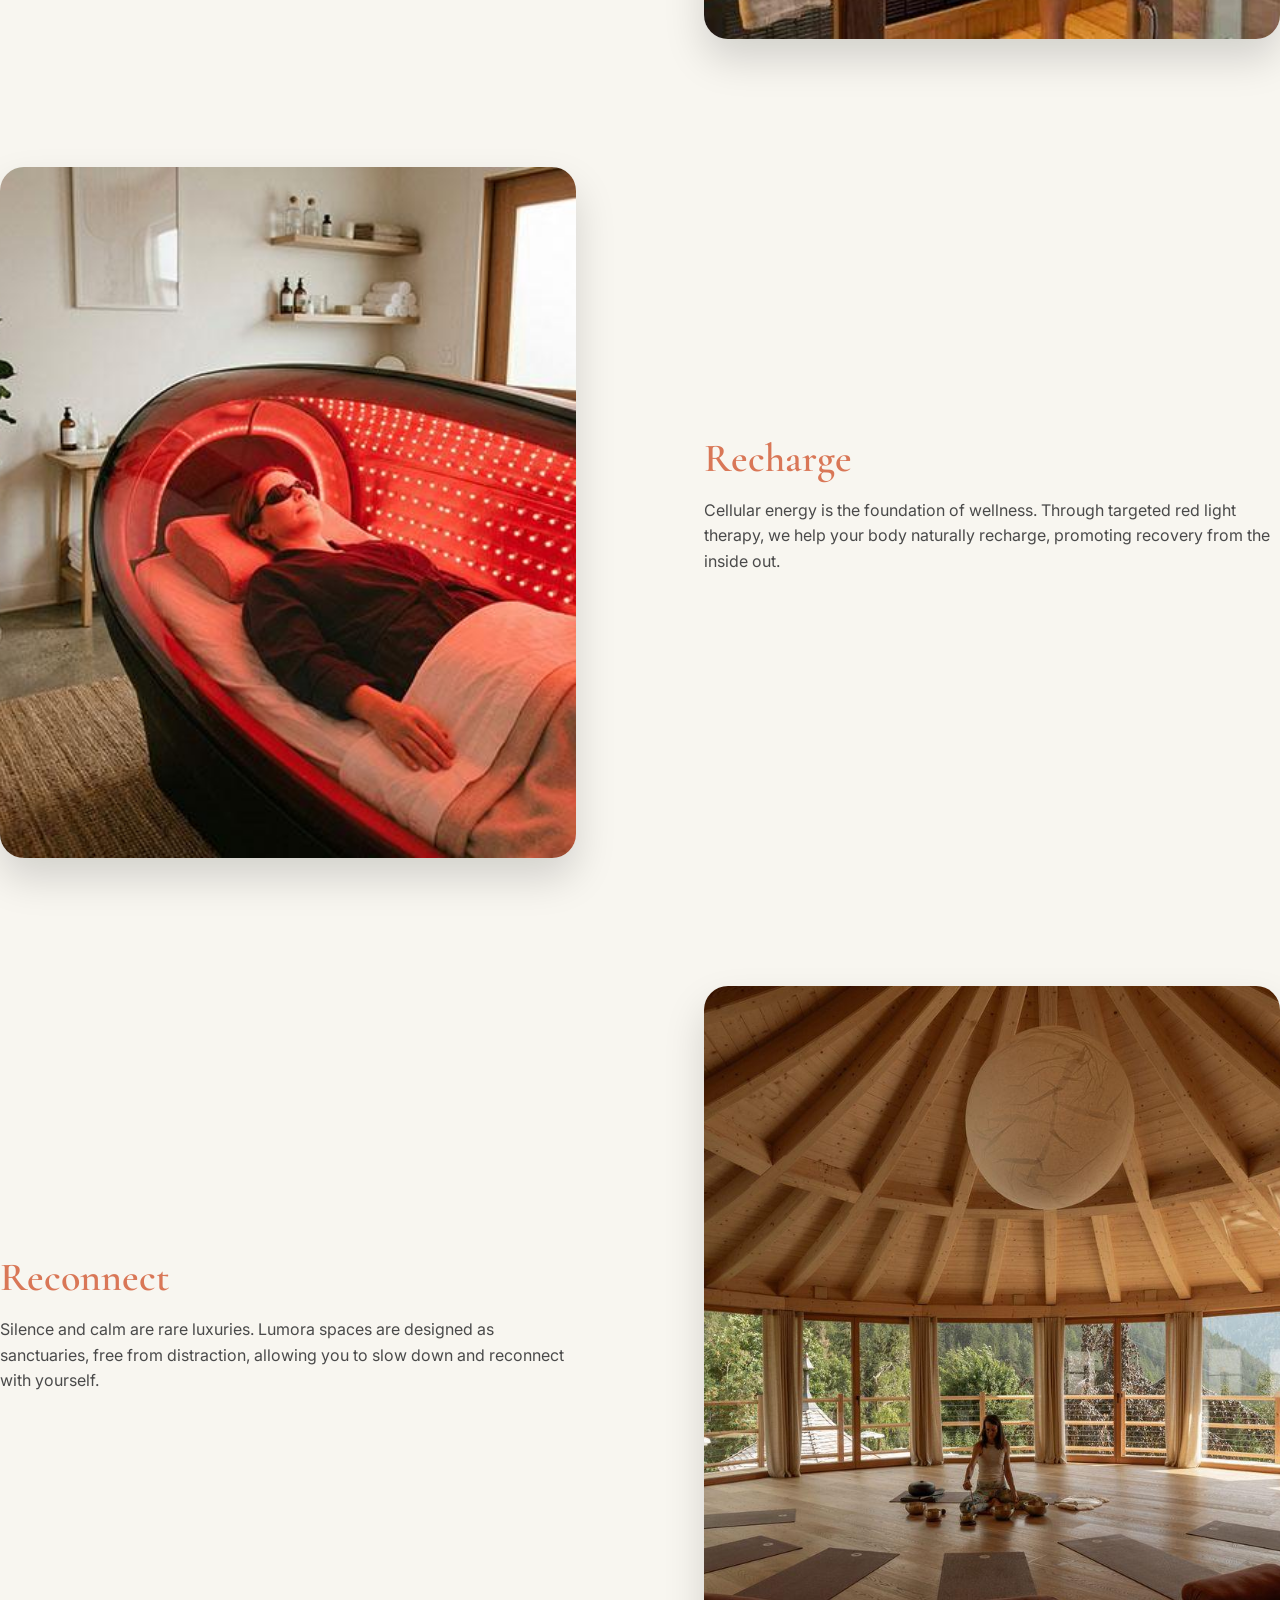
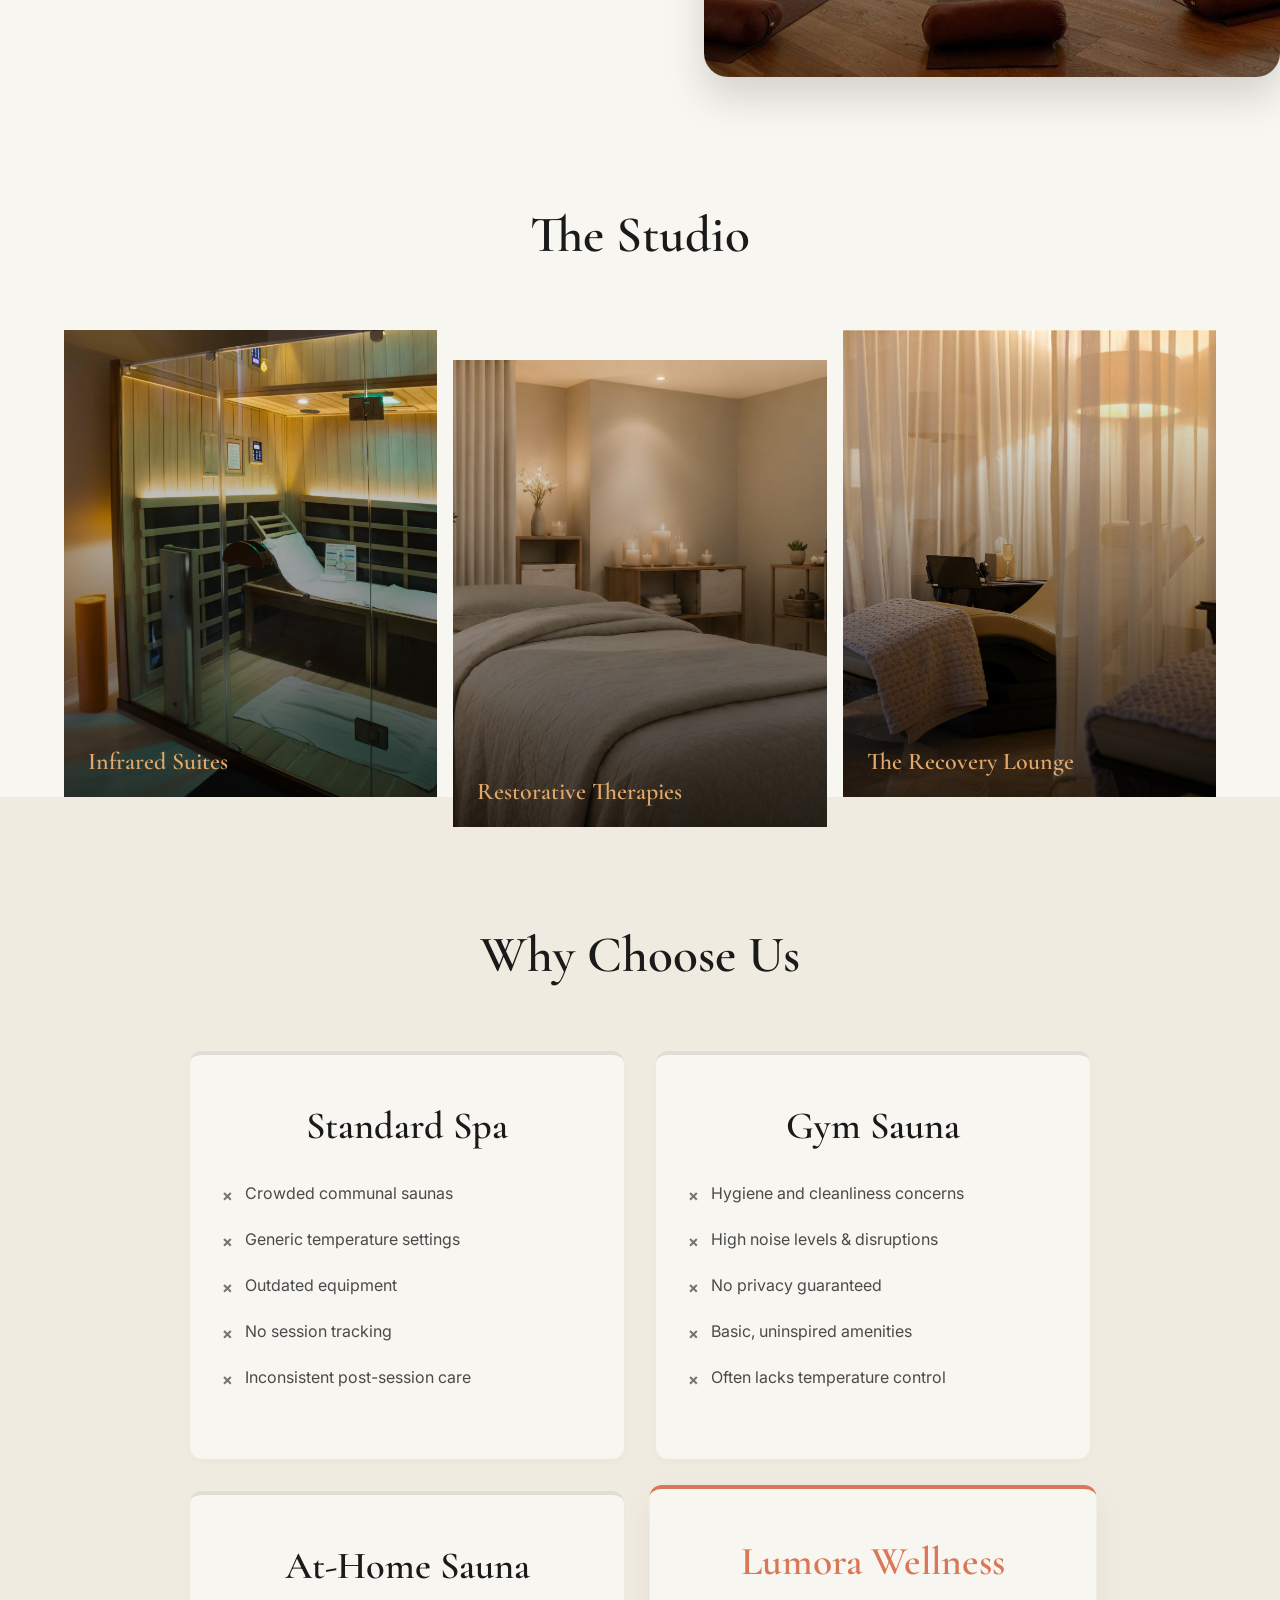
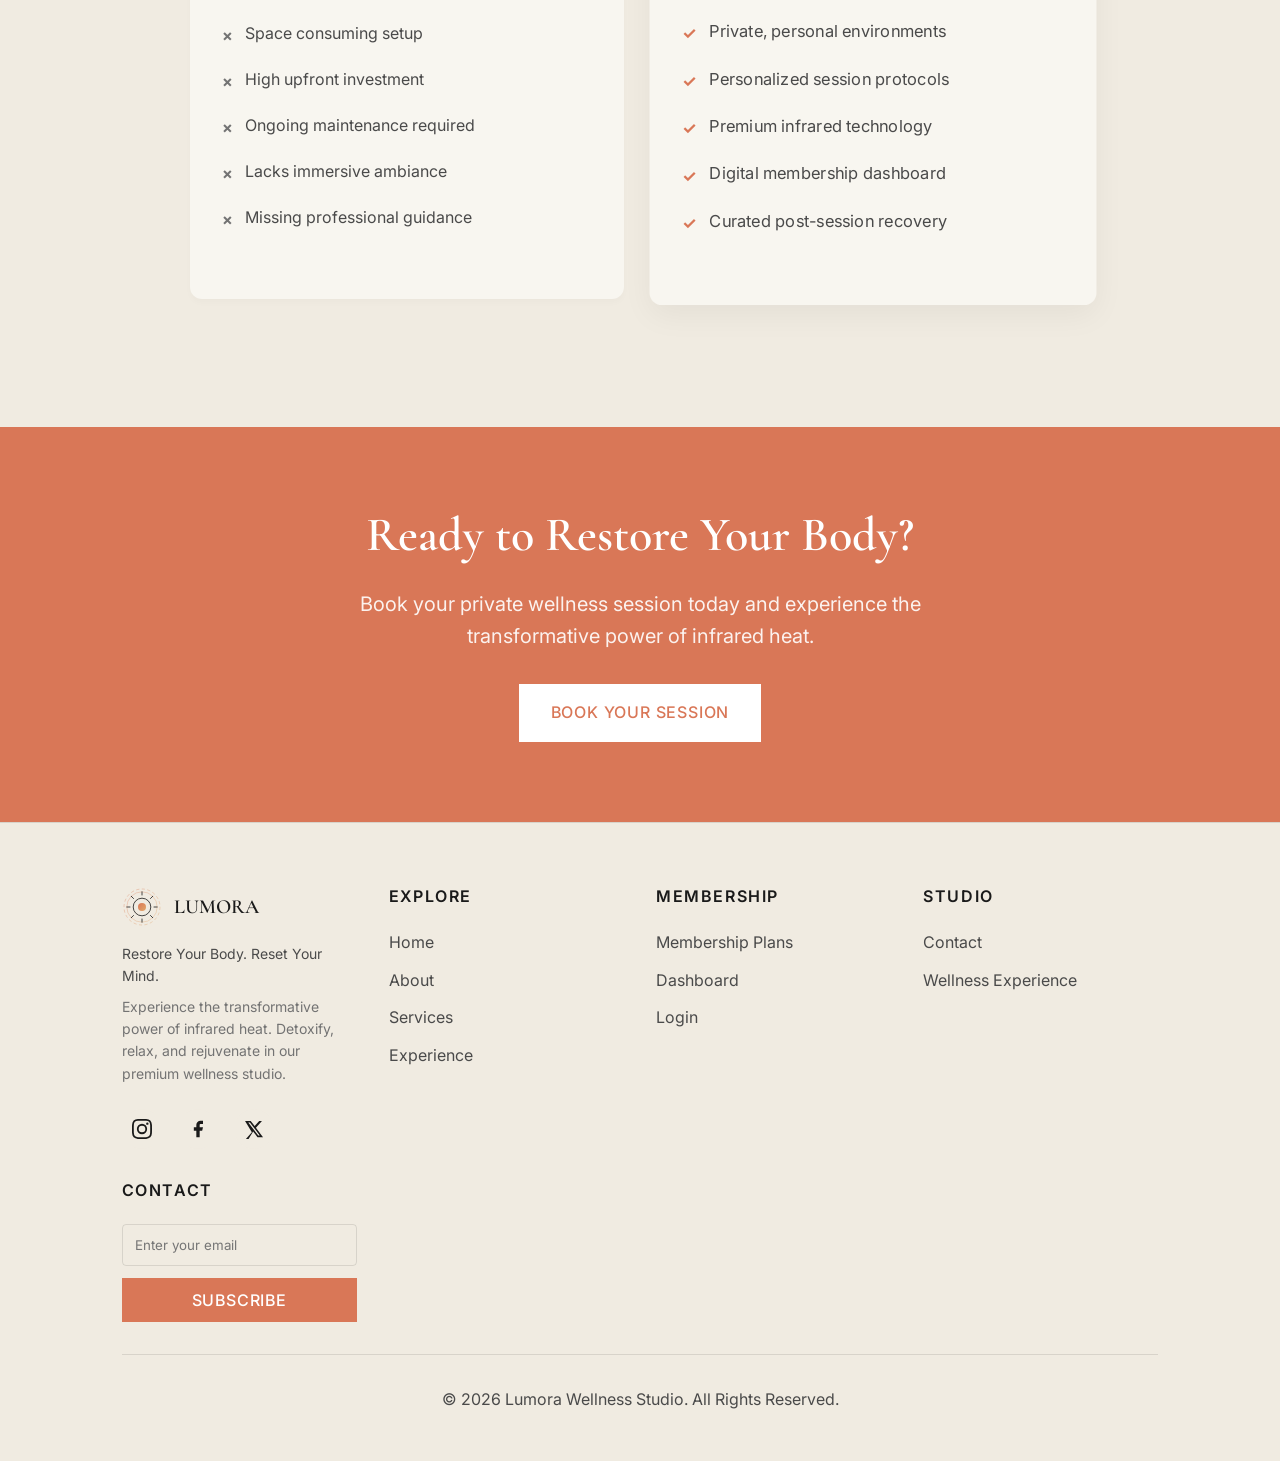
<file: about.html>
<!DOCTYPE html>
<html lang="en" data-theme="light" dir="ltr">
<head>
  <meta charset="UTF-8">
  <meta name="viewport" content="width=device-width, initial-scale=1.0">
  <title>LUMORA WELLNESS | About</title>
  <meta name="description" content="Discover the story and philosophy behind Lumora Wellness.">
  <link rel="icon" type="image/svg+xml" href="favicon-dark.svg">
  <link rel="stylesheet" href="assets/css/style.css">
  
  <style>
    .about-hero {
      min-height: 70vh;
      display: flex; flex-direction: column; align-items: center; justify-content: center;
      padding: 120px 5% 40px;
      text-align: center;
      background: linear-gradient(rgba(0,0,0,0.5), rgba(0,0,0,0.5)), url('assets/images/about.png') center/cover no-repeat;
    }
    .about-hero h1, .about-hero p { color: #ffffff !important; text-shadow: 0 2px 10px rgba(0,0,0,0.3); }
    .about-hero h1 { max-width: 100%; margin: 0 auto 1.5rem; }
    
    .philosophy-section {
      background-color: var(--bg-primary);
    }
    .philosophy-item {
      display: grid;
      grid-template-columns: 1fr 1fr;
      gap: var(--spacing-xl);
      align-items: center;
      margin-bottom: var(--spacing-xl);
    }
    .philosophy-item:nth-child(even) { direction: rtl; }
    .philosophy-item:nth-child(even) > * { direction: ltr; }
    .philosophy-item:last-child { margin-bottom: 0; }
    
    .philosophy-img {
      position: relative;
      padding-bottom: 120%; /* Vertical aspect ratio */
      overflow: hidden;
      border-radius: 1.5rem;
      box-shadow: 0 20px 40px rgba(0,0,0,0.15);
      transition: transform var(--transition-normal);
    }
    .philosophy-item:hover .philosophy-img {
      transform: translateY(-5px);
    }
    .philosophy-img img {
      position: absolute; top:0; left:0; width:100%; height:100%;
      object-fit: cover;
    }
    .philosophy-content h3 { font-size: 2.5rem; color: var(--accent); margin-bottom: 1rem; }
    
    .studio-gallery {
      display: grid;
      grid-template-columns: repeat(3, 1fr);
      gap: 1rem;
    }
    .studio-gallery-item {
      position: relative;
      width: 100%;
      aspect-ratio: 4/5;
      overflow: hidden;
    }
    .studio-gallery-item img {
      width: 100%; height: 100%; object-fit: cover;
    }
    .studio-gallery-item:nth-child(2) { transform: translateY(30px); }
    .studio-overlay {
      position: absolute; top:0; left:0; width:100%; height:100%;
      background: linear-gradient(to top, rgba(0,0,0,0.7), transparent);
      pointer-events: none;
    }
    .studio-heading {
      position: absolute; bottom: 20px; left: 24px;
      color: var(--accent-soft);
      z-index: 1; margin: 0; font-size: 1.5rem;
    }

    .comparison-section {
      background-color: var(--bg-secondary);
      padding: var(--spacing-xl) 5%;
    }
    .comparison-grid {
      display: grid;
      grid-template-columns: repeat(2, 1fr);
      gap: 2rem;
      max-width: 900px;
      margin: var(--spacing-lg) auto 0;
    }
    .comparison-card {
      background-color: var(--bg-primary);
      padding: 3rem 2rem;
      border-top: 4px solid var(--border);
      border-radius: var(--radius-md);
      text-align: left;
      box-shadow: 0 4px 6px rgba(0,0,0,0.02);
      transition: transform var(--transition-fast), box-shadow var(--transition-fast);
      display: flex;
      flex-direction: column;
    }
    .comparison-card:hover {
      transform: translateY(-5px);
      box-shadow: var(--shadow);
    }
    .comparison-card.lumora {
      border-top-color: var(--accent);
      box-shadow: var(--shadow);
      transform: scale(1.03);
    }
    .comparison-card.lumora:hover {
      transform: scale(1.03) translateY(-5px);
    }
    .comparison-card h3 {
      text-align: center;
      margin-bottom: 0.5rem;
    }
    .comparison-list { list-style: none; margin-top: 1.5rem; flex-grow: 1; }
    .comparison-list li { margin-bottom: 1.25rem; display: flex; align-items: flex-start; gap: 12px; line-height: 1.5; color: var(--text-secondary); }
    .comparison-list li::before { content: '✓'; color: var(--accent); font-weight: bold; flex-shrink: 0; margin-top: 2px; }
    .comparison-card:not(.lumora) .comparison-list li::before { content: '×'; color: var(--text-muted); }

    @media (max-width: 1024px) {
      .philosophy-item { gap: 3rem; }
      .philosophy-content { padding: 0 2rem; }
      .comparison-grid { grid-template-columns: 1fr 1fr; }
    }
    @media (max-width: 768px) {
      .philosophy-item, .philosophy-item:nth-child(even) { grid-template-columns: 1fr; direction: ltr; gap: 2.5rem; }
      .philosophy-content { text-align: center; padding: 0 1rem; }
      .studio-gallery { grid-template-columns: repeat(2, 1fr); }
      .studio-gallery > :nth-child(3) { grid-column: 1 / -1; justify-self: center; width: calc(50% - 0.5rem); }
      .studio-gallery-item:nth-child(2) { transform: none; }
      .studio-heading { left: 0; width: 100%; text-align: center; padding: 0 1rem; }
      .comparison-grid { grid-template-columns: 1fr; }
      .comparison-list li { justify-content: center; text-align: center; }
    }
    @media (max-width: 575px) {
      .studio-gallery { grid-template-columns: 1fr; }
      .studio-gallery > :nth-child(3) { grid-column: auto; justify-self: stretch; width: 100%; }
    }
  </style>
</head>
<body>

  <!-- Navbar -->
  <nav class="navbar scrolled">
    <a href="index.html" class="nav-brand" style="text-decoration: none; color: inherit;">
      <svg xmlns="http://www.w3.org/2000/svg" width="40" height="40" viewBox="0 0 100 100" >
  <defs>
    <linearGradient id="warmGradient" x1="0%" y1="0%" x2="100%" y2="100%">
      <stop offset="0%" stop-color="#D97757" /> <!-- Copper / Terracotta -->
      <stop offset="100%" stop-color="#E2A869" /> <!-- Amber -->
    </linearGradient>
  </defs>
  
  <!-- Outer Energy Rings -->
  <circle cx="50" cy="50" r="45" fill="none" stroke="url(#warmGradient)" stroke-width="1.5" stroke-dasharray="8 6" opacity="0.6"/>
  <circle cx="50" cy="50" r="38" fill="none" stroke="url(#warmGradient)" stroke-width="1" opacity="0.8"/>
  
  <!-- Core Sun/Infrared Element -->
  <circle cx="50" cy="50" r="22" fill="none" stroke="currentColor" stroke-width="2"/>
  
  <!-- Minimalist Geometric Rays -->
  <g stroke="currentColor" stroke-width="2" stroke-linecap="round">
    <line x1="50" y1="12" x2="50" y2="20" />
    <line x1="50" y1="80" x2="50" y2="88" />
    <line x1="12" y1="50" x2="20" y2="50" />
    <line x1="80" y1="50" x2="88" y2="50" />
    
    <line x1="23.1" y1="23.1" x2="28.8" y2="28.8" />
    <line x1="71.2" y1="71.2" x2="76.9" y2="76.9" />
    <line x1="23.1" y1="76.9" x2="28.8" y2="71.2" />
    <line x1="71.2" y1="28.8" x2="76.9" y2="23.1" />
  </g>

  <!-- Central Glow / Inner Circle -->
  <circle cx="50" cy="50" r="10" fill="url(#warmGradient)"/>
</svg>

      <span style="font-family: var(--font-heading); font-size: 1.25rem; letter-spacing: 0.1em; font-weight: 600;">LUMORA</span>
    </a>
    <ul class="nav-links">
      <li><a href="index.html">Home</a></li>
      <li><a href="home-2.html">Home 2</a></li>
      <li><a href="about.html" class="active">About</a></li>
      <li><a href="services.html">Services</a></li>
      <li><a href="membership.html">Membership</a></li>
      <li><a href="experience.html">Experience</a></li>
      <li><a href="contact.html">Contact</a></li>
      <li><a href="dashboard.html">Dashboard</a></li>
    </ul>
    <div class="nav-actions">
      <button class="icon-btn theme-toggle" aria-label="Toggle Theme">
        <svg viewBox="0 0 24 24" width="20" height="20" stroke="currentColor" stroke-width="2" fill="none"><circle cx="12" cy="12" r="5"></circle><line x1="12" y1="1" x2="12" y2="3"></line><line x1="12" y1="21" x2="12" y2="23"></line><line x1="4.22" y1="4.22" x2="5.64" y2="5.64"></line><line x1="18.36" y1="18.36" x2="19.78" y2="19.78"></line><line x1="1" y1="12" x2="3" y2="12"></line><line x1="21" y1="12" x2="23" y2="12"></line><line x1="4.22" y1="19.78" x2="5.64" y2="18.36"></line><line x1="18.36" y1="5.64" x2="19.78" y2="4.22"></line></svg>
      </button>
      <button class="icon-btn rtl-toggle" aria-label="Toggle RTL">
        <svg viewBox="0 0 24 24" width="20" height="20" stroke="currentColor" stroke-width="2" fill="none" stroke-linecap="round" stroke-linejoin="round"><path d="M17 3l4 4-4 4"/><path d="M3 7h18"/><path d="M7 21l-4-4 4-4"/><path d="M21 17H3"/></svg>
      </button>
      <a href="login.html" class="btn btn-outline">Login</a>
      <div class="hamburger">
        <span></span><span></span><span></span>
      </div>
    </div>
  </nav>
  
  <div class="mobile-menu">
    <button class="close-menu">&times;</button>
    <ul class="nav-links" style="display: flex;">
      <li><a href="index.html">Home</a></li>
      <li><a href="home-2.html">Home 2</a></li>
      <li><a href="about.html" class="active">About</a></li>
      <li><a href="services.html">Services</a></li>
      <li><a href="membership.html">Membership</a></li>
      <li><a href="experience.html">Experience</a></li>
      <li><a href="contact.html">Contact</a></li>
      <li><a href="dashboard.html">Dashboard</a></li>
    </ul>

    <div class="mobile-actions">
      <button class="icon-btn theme-toggle" aria-label="Toggle Theme">
        <svg viewBox="0 0 24 24" width="20" height="20" stroke="currentColor" stroke-width="2" fill="none"><circle cx="12" cy="12" r="5"></circle><line x1="12" y1="1" x2="12" y2="3"></line><line x1="12" y1="21" x2="12" y2="23"></line><line x1="4.22" y1="4.22" x2="5.64" y2="5.64"></line><line x1="18.36" y1="18.36" x2="19.78" y2="19.78"></line><line x1="1" y1="12" x2="3" y2="12"></line><line x1="21" y1="12" x2="23" y2="12"></line><line x1="4.22" y1="19.78" x2="5.64" y2="18.36"></line><line x1="18.36" y1="5.64" x2="19.78" y2="4.22"></line></svg>
      </button>
      <button class="icon-btn rtl-toggle" aria-label="Toggle RTL">
        <svg viewBox="0 0 24 24" width="20" height="20" stroke="currentColor" stroke-width="2" fill="none" stroke-linecap="round" stroke-linejoin="round"><path d="M17 3l4 4-4 4"/><path d="M3 7h18"/><path d="M7 21l-4-4 4-4"/><path d="M21 17H3"/></svg>
      </button>
    </div>
    <div class="mobile-cta">
      <a href="login.html" class="btn btn-outline">Login</a>
    </div>
  </div>

  <main>
    <section class="about-hero">
      <div class="fade-up">
        <h1>Wellness Designed Around You</h1>
        <p style="max-width: 700px; margin: 0 auto; font-size: 1.125rem; line-height: 1.6;">Modern life requires a dedicated space for restoration. We combine advanced infrared technology with luxurious hospitality for a truly restorative experience.</p>
      </div>
    </section>

    <section class="section-padding container philosophy-section">
      <div class="text-center fade-up" style="margin-bottom: var(--spacing-xl);">
        <h2>Our Philosophy</h2>
      </div>

      <div class="philosophy-item fade-up">
        <div class="philosophy-img">
          <img src="assets/images/Restore.png" alt="Restore">
        </div>
        <div class="philosophy-content">
          <h3>Restore</h3>
          <p>We believe in the power of deep, penetrating warmth to restore the body's natural balance. Our environments are meticulously controlled to ensure maximum comfort and therapeutic benefit.</p>
        </div>
      </div>

      <div class="philosophy-item fade-up">
        <div class="philosophy-img">
          <img src="assets/images/Recharge.png" alt="Recharge">
        </div>
        <div class="philosophy-content">
          <h3>Recharge</h3>
          <p>Cellular energy is the foundation of wellness. Through targeted red light therapy, we help your body naturally recharge, promoting recovery from the inside out.</p>
        </div>
      </div>

      <div class="philosophy-item fade-up">
        <div class="philosophy-img">
          <img src="assets/images/Reconnect.png" alt="Reconnect">
        </div>
        <div class="philosophy-content">
          <h3>Reconnect</h3>
          <p>Silence and calm are rare luxuries. Lumora spaces are designed as sanctuaries, free from distraction, allowing you to slow down and reconnect with yourself.</p>
        </div>
      </div>
    </section>

    <section class="container" style="padding-bottom: var(--spacing-xxl);">
      <div class="text-center fade-up" style="margin-bottom: var(--spacing-lg);">
        <h2>The Studio</h2>
      </div>
      <div class="studio-gallery fade-up">
        <div class="studio-gallery-item">
          <img src="assets/images/Infrared%20Suites.png" alt="Infrared Suites">
          <div class="studio-overlay"></div>
          <h3 class="studio-heading">Infrared Suites</h3>
        </div>
        <div class="studio-gallery-item">
          <img src="assets/images/Restorative%20Therapies.png" alt="Restorative Therapies">
          <div class="studio-overlay"></div>
          <h3 class="studio-heading">Restorative Therapies</h3>
        </div>
        <div class="studio-gallery-item">
          <img src="assets/images/The%20Recovery%20Lounge.png" alt="The Recovery Lounge">
          <div class="studio-overlay"></div>
          <h3 class="studio-heading">The Recovery Lounge</h3>
        </div>
      </div>
    </section>

    <section class="comparison-section">
      <div class="container fade-up text-center">
        <h2>Why Choose Us</h2>
        
        <div class="comparison-grid">
          <div class="comparison-card">
            <h3>Standard Spa</h3>
            <ul class="comparison-list">
              <li>Crowded communal saunas</li>
              <li>Generic temperature settings</li>
              <li>Outdated equipment</li>
              <li>No session tracking</li>
              <li>Inconsistent post-session care</li>
            </ul>
          </div>
          <div class="comparison-card">
            <h3>Gym Sauna</h3>
            <ul class="comparison-list">
              <li>Hygiene and cleanliness concerns</li>
              <li>High noise levels & disruptions</li>
              <li>No privacy guaranteed</li>
              <li>Basic, uninspired amenities</li>
              <li>Often lacks temperature control</li>
            </ul>
          </div>
          <div class="comparison-card">
            <h3>At-Home Sauna</h3>
            <ul class="comparison-list">
              <li>Space consuming setup</li>
              <li>High upfront investment</li>
              <li>Ongoing maintenance required</li>
              <li>Lacks immersive ambiance</li>
              <li>Missing professional guidance</li>
            </ul>
          </div>
          <div class="comparison-card lumora">
            <h3 class="accent-text">Lumora Wellness</h3>
            <ul class="comparison-list">
              <li>Private, personal environments</li>
              <li>Personalized session protocols</li>
              <li>Premium infrared technology</li>
              <li>Digital membership dashboard</li>
              <li>Curated post-session recovery</li>
            </ul>
          </div>
        </div>
      </div>
    </section>

    <!-- CTA Banner -->
    <section style="background-color: var(--accent); color: #fff; padding: 5rem 5%; text-align: center;">
      <div class="container fade-up">
        <h2 style="color: #fff; font-size: 3rem; margin-bottom: 1.5rem;">Ready to Restore Your Body?</h2>
        <p style="color: rgba(255,255,255,0.9); font-size: 1.25rem; margin-bottom: 2rem; max-width: 600px; margin-left: auto; margin-right: auto;">Book your private wellness session today and experience the transformative power of infrared heat.</p>
        <a href="contact.html" class="btn" style="background-color: #fff; color: var(--accent);">Book Your Session</a>
      </div>
    </section>
  </main>

  <footer>
    <div class="container">
      <div class="footer-grid">
        <div class="footer-col">
          <a href="index.html" style="display: flex; align-items: center; gap: 0.75rem; margin-bottom: 1rem; text-decoration: none; color: inherit;">
            <svg xmlns="http://www.w3.org/2000/svg" width="40" height="40" viewBox="0 0 100 100" >
  <defs>
    <linearGradient id="warmGradient" x1="0%" y1="0%" x2="100%" y2="100%">
      <stop offset="0%" stop-color="#D97757" /> <!-- Copper / Terracotta -->
      <stop offset="100%" stop-color="#E2A869" /> <!-- Amber -->
    </linearGradient>
  </defs>
  
  <!-- Outer Energy Rings -->
  <circle cx="50" cy="50" r="45" fill="none" stroke="url(#warmGradient)" stroke-width="1.5" stroke-dasharray="8 6" opacity="0.6"/>
  <circle cx="50" cy="50" r="38" fill="none" stroke="url(#warmGradient)" stroke-width="1" opacity="0.8"/>
  
  <!-- Core Sun/Infrared Element -->
  <circle cx="50" cy="50" r="22" fill="none" stroke="currentColor" stroke-width="2"/>
  
  <!-- Minimalist Geometric Rays -->
  <g stroke="currentColor" stroke-width="2" stroke-linecap="round">
    <line x1="50" y1="12" x2="50" y2="20" />
    <line x1="50" y1="80" x2="50" y2="88" />
    <line x1="12" y1="50" x2="20" y2="50" />
    <line x1="80" y1="50" x2="88" y2="50" />
    
    <line x1="23.1" y1="23.1" x2="28.8" y2="28.8" />
    <line x1="71.2" y1="71.2" x2="76.9" y2="76.9" />
    <line x1="23.1" y1="76.9" x2="28.8" y2="71.2" />
    <line x1="71.2" y1="28.8" x2="76.9" y2="23.1" />
  </g>

  <!-- Central Glow / Inner Circle -->
  <circle cx="50" cy="50" r="10" fill="url(#warmGradient)"/>
</svg>

            <span style="font-family: var(--font-heading); font-size: 1.25rem; font-weight: 600;">LUMORA</span>
          </a>
          <p style="font-size: 0.875rem; margin-bottom: 0.5rem;">Restore Your Body. Reset Your Mind.</p>
          <p style="font-size: 0.875rem; margin-bottom: 1.5rem; line-height: 1.6; color: var(--text-muted);">
            Experience the transformative power of infrared heat. Detoxify, relax, and rejuvenate in our premium wellness studio.
          </p>
          <div class="social-links">
            <a href="#" aria-label="Instagram"><svg viewBox="0 0 24 24"><path d="M12 2.163c3.204 0 3.584.012 4.85.07 3.252.148 4.771 1.691 4.919 4.919.058 1.265.069 1.645.069 4.849 0 3.205-.012 3.584-.069 4.849-.149 3.225-1.664 4.771-4.919 4.919-1.266.058-1.644.07-4.85.07-3.204 0-3.584-.012-4.849-.07-3.26-.149-4.771-1.699-4.919-4.92-.058-1.265-.07-1.644-.07-4.849 0-3.204.013-3.583.07-4.849.149-3.227 1.664-4.771 4.919-4.919 1.266-.057 1.645-.069 4.849-.069zM12 0C8.741 0 8.333.014 7.053.072 2.695.272.273 2.69.073 7.052.014 8.333 0 8.741 0 12c0 3.259.014 3.668.072 4.948.2 4.358 2.618 6.78 6.98 6.98C8.333 23.986 8.741 24 12 24c3.259 0 3.668-.014 4.948-.072 4.354-.2 6.782-2.618 6.979-6.98.059-1.28.073-1.689.073-4.948 0-3.259-.014-3.667-.072-4.947-.196-4.354-2.617-6.78-6.979-6.98C15.668.014 15.259 0 12 0zm0 5.838a6.162 6.162 0 100 12.324 6.162 6.162 0 000-12.324zM12 16a4 4 0 110-8 4 4 0 010 8zm6.406-11.845a1.44 1.44 0 100 2.881 1.44 1.44 0 000-2.881z"/></svg></a>
            <a href="#" aria-label="Facebook"><svg viewBox="0 0 24 24"><path d="M18 2h-3a5 5 0 00-5 5v3H7v4h3v8h4v-8h3l1-4h-4V7a1 1 0 011-1h3z"/></svg></a>
            <a href="#" aria-label="X"><svg viewBox="0 0 24 24"><path d="M18.244 2.25h3.308l-7.227 8.26 8.502 11.24H16.17l-5.214-6.817L4.99 24.75H1.68l7.73-8.835L1.254 2.25H8.08l4.713 6.231zm-1.161 17.52h1.833L7.084 4.126H5.117z"/></svg></a>
          </div>
        </div>
        <div class="footer-col">
          <h4>Explore</h4>
          <ul>
            <li><a href="index.html">Home</a></li>
            <li><a href="about.html">About</a></li>
            <li><a href="services.html">Services</a></li>
            <li><a href="experience.html">Experience</a></li>
          </ul>
        </div>
        <div class="footer-col">
          <h4>Membership</h4>
          <ul>
            <li><a href="membership.html">Membership Plans</a></li>
            <li><a href="dashboard.html">Dashboard</a></li>
            <li><a href="login.html">Login</a></li>
          </ul>
        </div>
        <div class="footer-col">
          <h4>Studio</h4>
          <ul>
            <li><a href="contact.html">Contact</a></li>
            <li><a href="experience.html">Wellness Experience</a></li>
          </ul>
        </div>
        <div class="footer-col">
          <h4>Contact</h4>
          <form style="display: flex; flex-direction: column; gap: 0.75rem;" onsubmit="event.preventDefault(); alert('Subscribed successfully!');">
            <input type="email" placeholder="Enter your email" required style="padding: 0.75rem; border: 1px solid var(--border); border-radius: var(--radius-sm); background: transparent; color: var(--text-primary); font-family: inherit; width: 100%; box-sizing: border-box;">
            <button type="submit" class="btn btn-primary" style="padding: 0.75rem; width: 100%; box-sizing: border-box;">Subscribe</button>
          </form>
        </div>
      </div>
      
      <div class="footer-bottom">
        <p>&copy; 2026 Lumora Wellness Studio. All Rights Reserved.</p>
      </div>
    </div>
  </footer>

  <script src="assets/js/main.js"></script>
  <script src="assets/js/interactions.js"></script>
<!-- Back to Top Button -->
<button id="backToTop" class="back-to-top" aria-label="Back to top">
  <svg viewBox="0 0 24 24" width="24" height="24" stroke="currentColor" stroke-width="2" fill="none" stroke-linecap="round" stroke-linejoin="round"><polyline points="18 15 12 9 6 15"></polyline></svg>
</button>
<script>
  const backToTopBtn = document.getElementById('backToTop');
  if (backToTopBtn) {
    window.addEventListener('scroll', () => {
      if (window.scrollY > 300) {
        backToTopBtn.classList.add('visible');
      } else {
        backToTopBtn.classList.remove('visible');
      }
    });
    backToTopBtn.addEventListener('click', () => {
      window.scrollTo({ top: 0, behavior: 'smooth' });
    });
  }
</script>
</body>
</html>
</file>
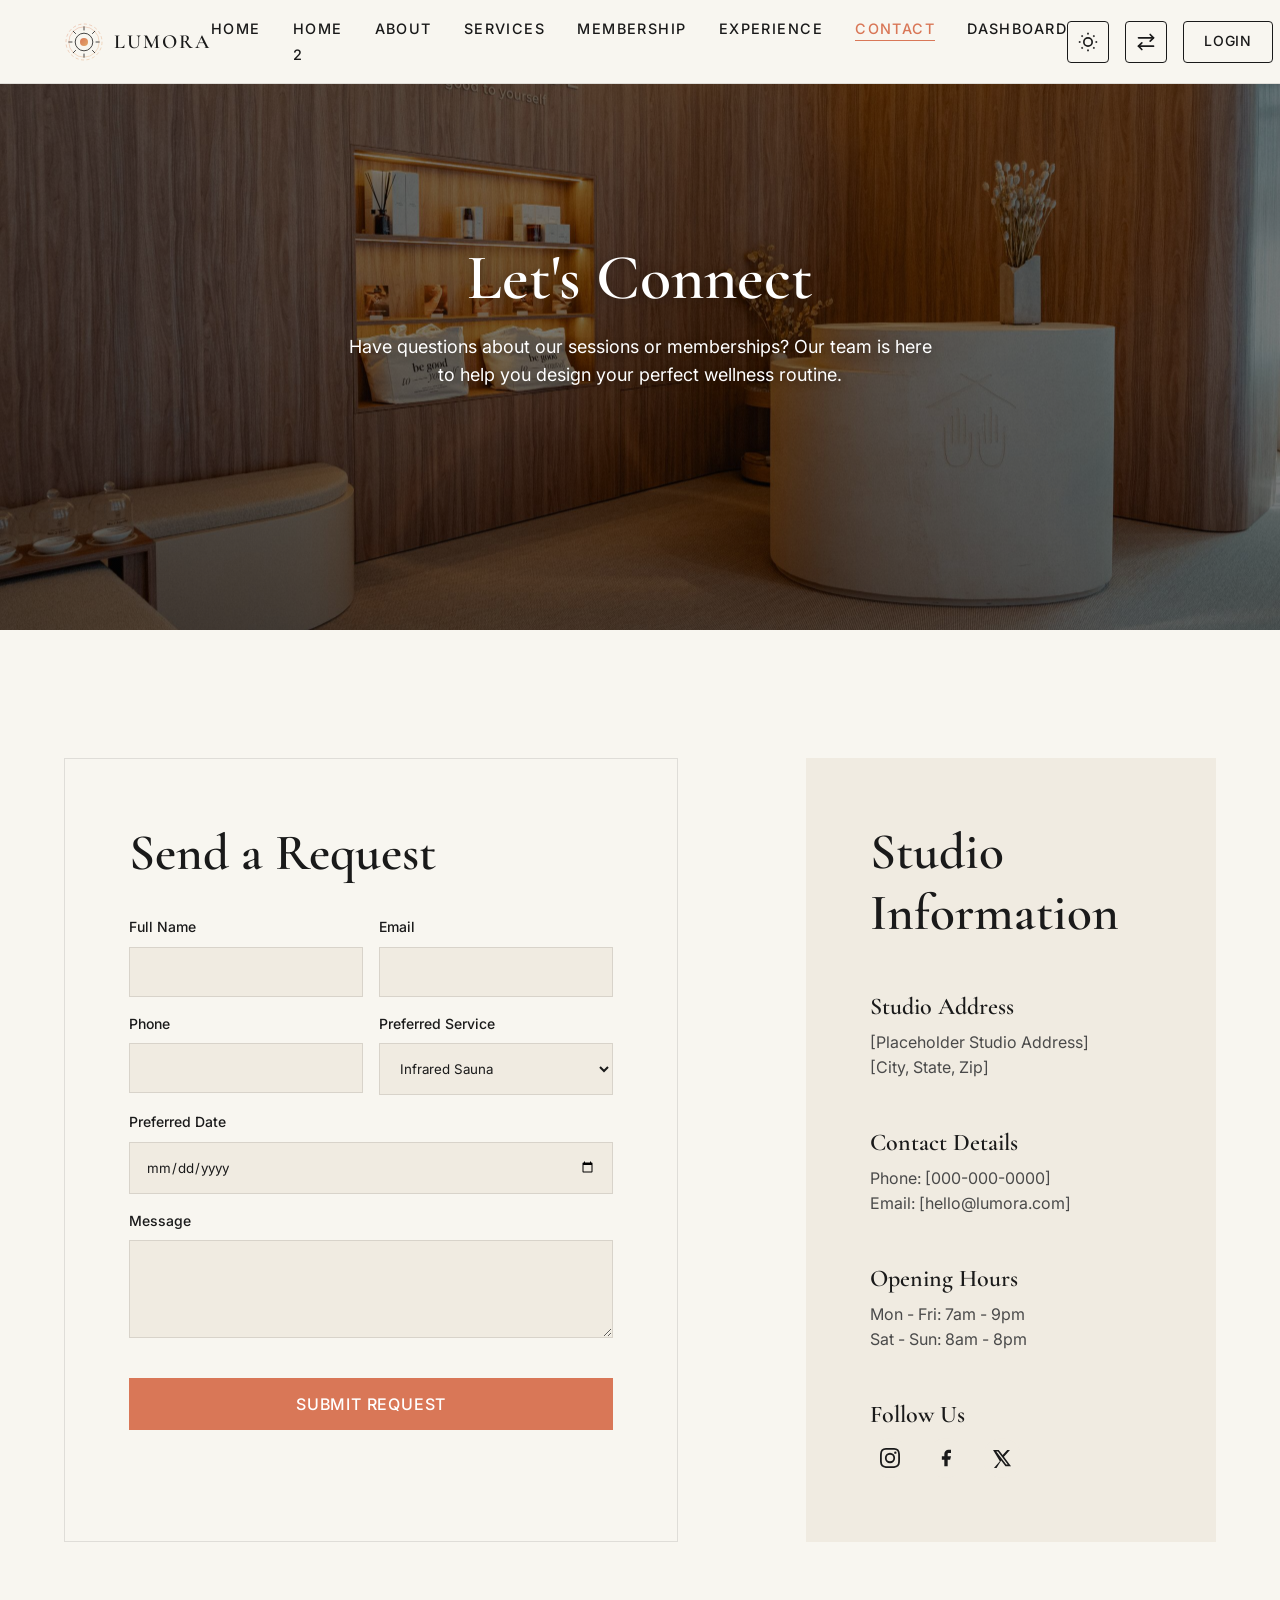
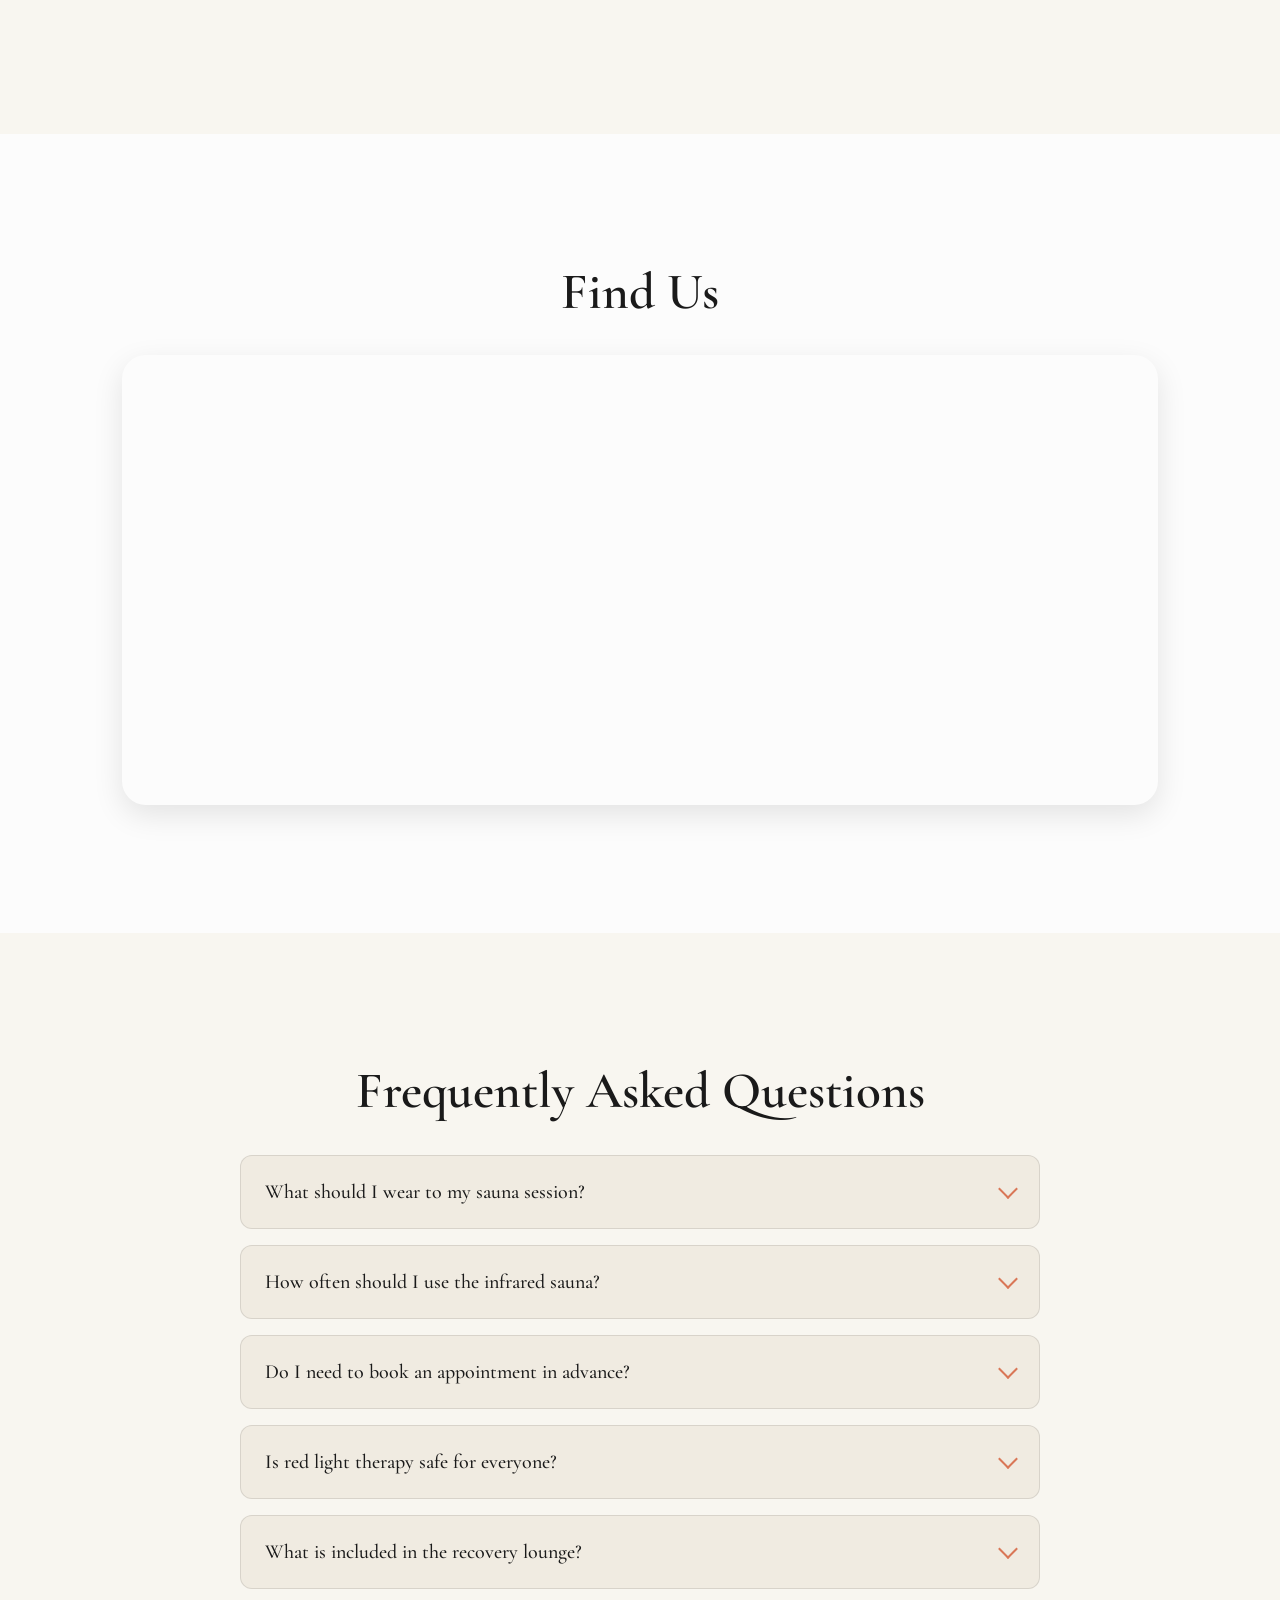
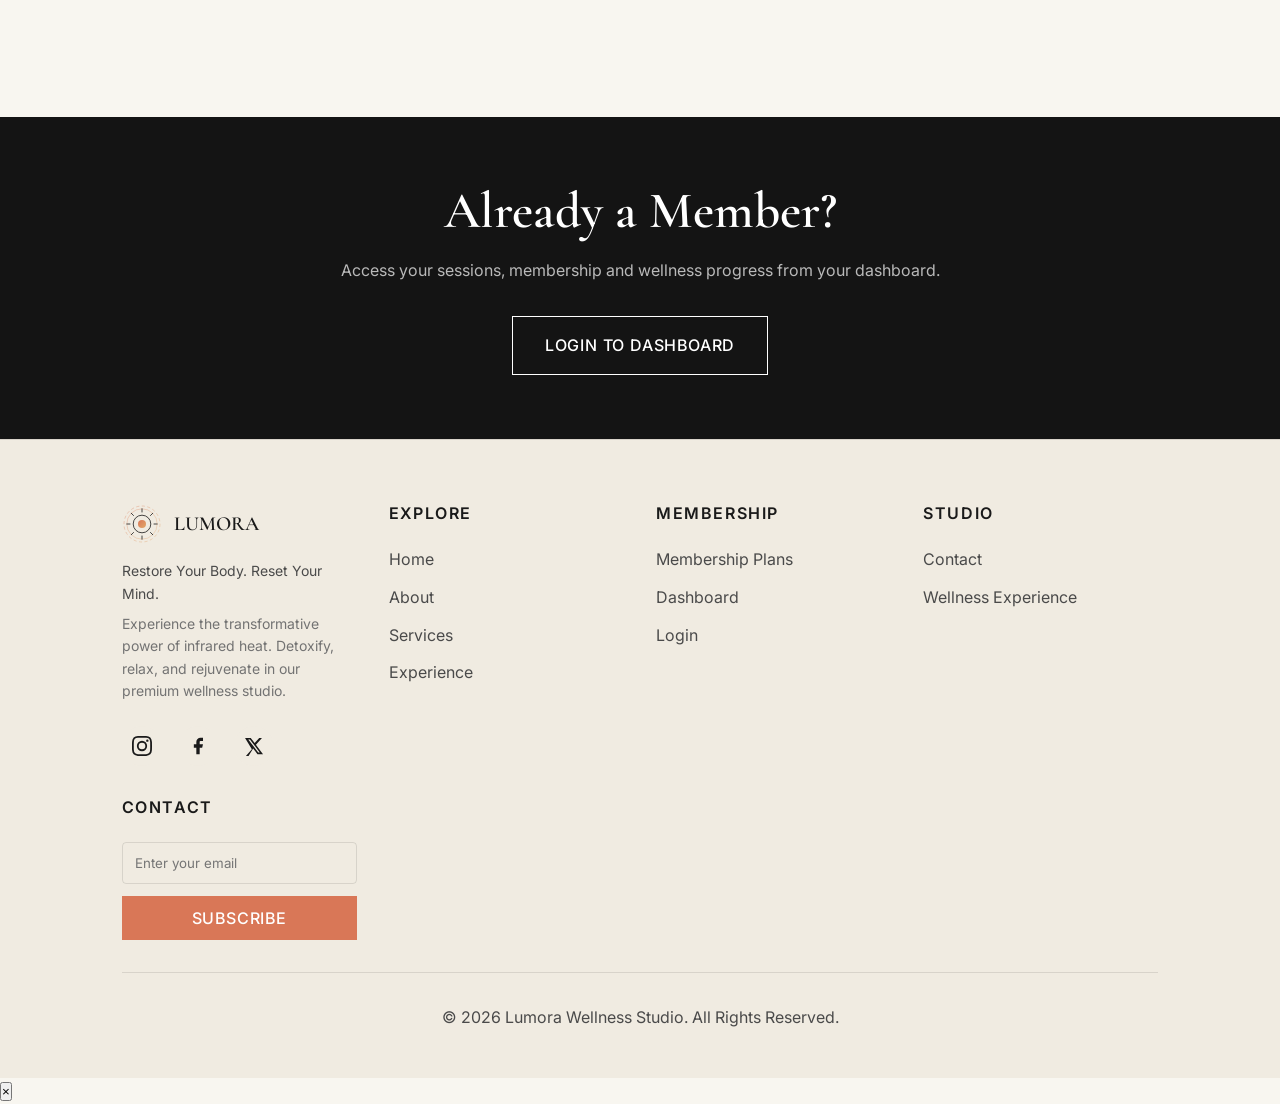
<file: contact.html>
<!DOCTYPE html>
<html lang="en" data-theme="light" dir="ltr">
<head>
  <meta charset="UTF-8">
  <meta name="viewport" content="width=device-width, initial-scale=1.0">
  <title>LUMORA WELLNESS | Contact</title>
  <meta name="description" content="Contact Lumora Wellness Studio to plan your visit.">
  <link rel="icon" type="image/svg+xml" href="favicon-dark.svg">
  <link rel="stylesheet" href="assets/css/style.css">
  
  <style>
    .contact-hero {
      position: relative;
      min-height: 70vh;
      display: flex; align-items: center; justify-content: center;
      text-align: center;
      background: linear-gradient(rgba(0,0,0,0.5), rgba(0,0,0,0.5)), url('assets/images/contact.png') center/cover no-repeat;
    }
    .contact-hero h1, .contact-hero p { color: #ffffff !important; text-shadow: 0 2px 10px rgba(0,0,0,0.3); }
    
    .contact-grid {
      display: grid;
      grid-template-columns: 3fr 2fr;
      gap: var(--spacing-xl);
      padding: var(--spacing-xl) 5%;
      margin-bottom: 4rem;
    }
    
    .contact-form-container {
      background: var(--bg-primary);
      padding: var(--spacing-lg);
      border: 1px solid var(--border);
    }
    .form-row { display: flex; gap: 1rem; margin-bottom: 1rem; }
    .form-group { flex: 1; }
    .form-group label { display: block; margin-bottom: 0.5rem; font-size: 0.875rem; font-weight: 500; text-align: start; }
    .form-group input, .form-group select, .form-group textarea {
      width: 100%; padding: 1rem;
      border: 1px solid var(--border);
      background: var(--bg-secondary);
      color: var(--text-primary);
      font-family: var(--font-body);
      text-align: start;
    }
    
    [dir="rtl"] .form-group label,
    [dir="rtl"] .form-group input,
    [dir="rtl"] .form-group select,
    [dir="rtl"] .form-group textarea {
      text-align: right;
    }
    
    [dir="rtl"] .form-group input[type="date"] {
      position: relative;
    }
    [dir="rtl"] .form-group input[type="date"]::-webkit-calendar-picker-indicator {
      position: absolute;
      left: 1rem;
      right: auto;
      cursor: pointer;
    }
    [data-theme="dark"] input[type="date"]::-webkit-calendar-picker-indicator {
      filter: invert(1);
    }
    .form-group input:focus, .form-group select:focus, .form-group textarea:focus {
      outline: none; border-color: var(--accent);
    }
    
    .studio-info {
      background: var(--bg-secondary);
      padding: var(--spacing-lg);
      display: flex; flex-direction: column; gap: 2rem;
    }
    .info-block h4 { color: var(--text-primary); margin-bottom: 0.5rem; font-size: 1.5rem; font-weight: 600; font-family: var(--font-heading); }
    
    .already-member {
      background: #141414;
      color: #fff;
      text-align: center;
      padding: var(--spacing-lg) 5%;
    }
    .already-member h2 { color: #fff; }

    @media (max-width: 768px) {
      .contact-grid { grid-template-columns: 1fr; }
      .form-row { flex-direction: column; }
      .studio-info { text-align: center; }
      .studio-info .social-links { justify-content: center !important; }
    }
    
    /* Bright Map Section */
    .bright-map-section {
      background-color: #fcfcfc;
      padding: var(--spacing-xl) 5%;
    }
    .bright-map-section h2 { color: #1a1a1a; margin-bottom: 2rem; text-align: center; }
    .map-wrapper {
      border-radius: var(--radius-lg);
      overflow: hidden;
      box-shadow: 0 10px 30px rgba(0,0,0,0.1);
      line-height: 0;
    }
    
    /* FAQ Section */
    .faq-section {
      padding: var(--spacing-xl) 5%;
      background-color: var(--bg-primary);
    }
    .faq-accordion {
      max-width: 800px;
      margin: 0 auto;
      display: flex;
      flex-direction: column;
      gap: 1rem;
    }
    .faq-item {
      background: var(--bg-secondary);
      border: 1px solid var(--border);
      border-radius: var(--radius-md);
      padding: 1.25rem 1.5rem;
      cursor: pointer;
      transition: background 0.3s;
    }
    .faq-item:hover { background: var(--border); }
    .faq-item summary {
      font-family: var(--font-heading);
      font-size: 1.25rem;
      font-weight: 500;
      color: var(--text-primary);
      list-style: none;
      display: flex;
      justify-content: space-between;
      align-items: center;
    }
    .faq-item summary::-webkit-details-marker { display: none; }
    .faq-item summary::after {
      content: '';
      width: 12px;
      height: 12px;
      border-right: 2px solid var(--accent);
      border-bottom: 2px solid var(--accent);
      transform: rotate(45deg);
      transition: transform 0.3s;
      margin-top: -6px;
    }
    .faq-item[open] summary::after { transform: rotate(-135deg); margin-top: 6px; }
    .faq-content {
      margin-top: 1rem;
      color: var(--text-muted);
      line-height: 1.6;
      border-top: 1px solid var(--border);
      padding-top: 1rem;
    }
  </style>
</head>
<body>

  <nav class="navbar scrolled">
    <a href="index.html" class="nav-brand" style="text-decoration: none; color: inherit;">
      <svg xmlns="http://www.w3.org/2000/svg" width="40" height="40" viewBox="0 0 100 100" >
  <defs>
    <linearGradient id="warmGradient" x1="0%" y1="0%" x2="100%" y2="100%">
      <stop offset="0%" stop-color="#D97757" /> <!-- Copper / Terracotta -->
      <stop offset="100%" stop-color="#E2A869" /> <!-- Amber -->
    </linearGradient>
  </defs>
  
  <!-- Outer Energy Rings -->
  <circle cx="50" cy="50" r="45" fill="none" stroke="url(#warmGradient)" stroke-width="1.5" stroke-dasharray="8 6" opacity="0.6"/>
  <circle cx="50" cy="50" r="38" fill="none" stroke="url(#warmGradient)" stroke-width="1" opacity="0.8"/>
  
  <!-- Core Sun/Infrared Element -->
  <circle cx="50" cy="50" r="22" fill="none" stroke="currentColor" stroke-width="2"/>
  
  <!-- Minimalist Geometric Rays -->
  <g stroke="currentColor" stroke-width="2" stroke-linecap="round">
    <line x1="50" y1="12" x2="50" y2="20" />
    <line x1="50" y1="80" x2="50" y2="88" />
    <line x1="12" y1="50" x2="20" y2="50" />
    <line x1="80" y1="50" x2="88" y2="50" />
    
    <line x1="23.1" y1="23.1" x2="28.8" y2="28.8" />
    <line x1="71.2" y1="71.2" x2="76.9" y2="76.9" />
    <line x1="23.1" y1="76.9" x2="28.8" y2="71.2" />
    <line x1="71.2" y1="28.8" x2="76.9" y2="23.1" />
  </g>

  <!-- Central Glow / Inner Circle -->
  <circle cx="50" cy="50" r="10" fill="url(#warmGradient)"/>
</svg>

      <span style="font-family: var(--font-heading); font-size: 1.25rem; letter-spacing: 0.1em; font-weight: 600;">LUMORA</span>
    </a>
    <ul class="nav-links">
      <li><a href="index.html">Home</a></li>
      <li><a href="home-2.html">Home 2</a></li>
      <li><a href="about.html">About</a></li>
      <li><a href="services.html">Services</a></li>
      <li><a href="membership.html">Membership</a></li>
      <li><a href="experience.html">Experience</a></li>
      <li><a href="contact.html" class="active">Contact</a></li>
      <li><a href="dashboard.html">Dashboard</a></li>
    </ul>
    <div class="nav-actions">
      <button class="icon-btn theme-toggle" aria-label="Toggle Theme">
        <svg viewBox="0 0 24 24" width="20" height="20" stroke="currentColor" stroke-width="2" fill="none"><circle cx="12" cy="12" r="5"></circle><line x1="12" y1="1" x2="12" y2="3"></line><line x1="12" y1="21" x2="12" y2="23"></line><line x1="4.22" y1="4.22" x2="5.64" y2="5.64"></line><line x1="18.36" y1="18.36" x2="19.78" y2="19.78"></line><line x1="1" y1="12" x2="3" y2="12"></line><line x1="21" y1="12" x2="23" y2="12"></line><line x1="4.22" y1="19.78" x2="5.64" y2="18.36"></line><line x1="18.36" y1="5.64" x2="19.78" y2="4.22"></line></svg>
      </button>
      <button class="icon-btn rtl-toggle" aria-label="Toggle RTL">
        <svg viewBox="0 0 24 24" width="20" height="20" stroke="currentColor" stroke-width="2" fill="none" stroke-linecap="round" stroke-linejoin="round"><path d="M17 3l4 4-4 4"/><path d="M3 7h18"/><path d="M7 21l-4-4 4-4"/><path d="M21 17H3"/></svg>
      </button>
      <a href="login.html" class="btn btn-outline">Login</a>
      <div class="hamburger">
        <span></span><span></span><span></span>
      </div>
    </div>
  </nav>
  
  <div class="mobile-menu">
    <button class="close-menu">&times;</button>
    <ul class="nav-links" style="display: flex;">
      <li><a href="index.html">Home</a></li>
      <li><a href="home-2.html">Home 2</a></li>
      <li><a href="about.html">About</a></li>
      <li><a href="services.html">Services</a></li>
      <li><a href="membership.html">Membership</a></li>
      <li><a href="experience.html">Experience</a></li>
      <li><a href="contact.html" class="active">Contact</a></li>
      <li><a href="dashboard.html">Dashboard</a></li>
    </ul>

    <div class="mobile-actions">
      <button class="icon-btn theme-toggle" aria-label="Toggle Theme">
        <svg viewBox="0 0 24 24" width="20" height="20" stroke="currentColor" stroke-width="2" fill="none"><circle cx="12" cy="12" r="5"></circle><line x1="12" y1="1" x2="12" y2="3"></line><line x1="12" y1="21" x2="12" y2="23"></line><line x1="4.22" y1="4.22" x2="5.64" y2="5.64"></line><line x1="18.36" y1="18.36" x2="19.78" y2="19.78"></line><line x1="1" y1="12" x2="3" y2="12"></line><line x1="21" y1="12" x2="23" y2="12"></line><line x1="4.22" y1="19.78" x2="5.64" y2="18.36"></line><line x1="18.36" y1="5.64" x2="19.78" y2="4.22"></line></svg>
      </button>
      <button class="icon-btn rtl-toggle" aria-label="Toggle RTL">
        <svg viewBox="0 0 24 24" width="20" height="20" stroke="currentColor" stroke-width="2" fill="none" stroke-linecap="round" stroke-linejoin="round"><path d="M17 3l4 4-4 4"/><path d="M3 7h18"/><path d="M7 21l-4-4 4-4"/><path d="M21 17H3"/></svg>
      </button>
    </div>
    <div class="mobile-cta">
      <a href="login.html" class="btn btn-outline">Login</a>
    </div>
  </div>

  <main>
    <section class="contact-hero">
      <div class="container fade-up">
        <h1 style="color: var(--text-primary);">Let's Connect</h1>
        <p style="color: var(--text-muted); max-width: 600px; margin: 0 auto; font-size: 1.125rem;">Have questions about our sessions or memberships? Our team is here to help you design your perfect wellness routine.</p>
      </div>
    </section>

    <section class="container contact-grid">
      <div class="contact-form-container fade-up">
        <h2 style="margin-bottom: 2rem;">Send a Request</h2>
        <form id="contact-form">
          <div class="form-row">
            <div class="form-group">
              <label for="name">Full Name</label>
              <input type="text" id="name" required>
            </div>
            <div class="form-group">
              <label for="email">Email</label>
              <input type="email" id="email" required>
            </div>
          </div>
          <div class="form-row">
            <div class="form-group">
              <label for="phone">Phone</label>
              <input type="tel" id="phone">
            </div>
            <div class="form-group">
              <label for="service">Preferred Service</label>
              <select id="service">
                <option value="sauna">Infrared Sauna</option>
                <option value="redlight">Red Light Therapy</option>
                <option value="detox">Detox Wrap</option>
              </select>
            </div>
          </div>
          <div class="form-group" style="margin-bottom: 1rem;">
            <label for="date">Preferred Date</label>
            <input type="date" id="date">
          </div>
          <div class="form-group" style="margin-bottom: 2rem;">
            <label for="message">Message</label>
            <textarea id="message" rows="4"></textarea>
          </div>
          <button type="submit" class="btn btn-primary" style="width: 100%; white-space: nowrap;">Submit Request</button>
        </form>
      </div>

      <div class="studio-info fade-up">
        <h2>Studio Information</h2>
        
        <div class="info-block">
          <h4>Studio Address</h4>
          <p>[Placeholder Studio Address]<br>[City, State, Zip]</p>
        </div>
        
        <div class="info-block">
          <h4>Contact Details</h4>
          <p>Phone: [000-000-0000]<br>Email: [hello@lumora.com]</p>
        </div>
        
        <div class="info-block">
          <h4>Opening Hours</h4>
          <p>Mon - Fri: 7am - 9pm<br>Sat - Sun: 8am - 8pm</p>
        </div>
        
        <div class="info-block">
          <h4>Follow Us</h4>
          <div class="social-links" style="justify-content: flex-start; margin-top: 0.5rem;">
            <a href="#" aria-label="Instagram"><svg viewBox="0 0 24 24"><path d="M12 2.163c3.204 0 3.584.012 4.85.07 3.252.148 4.771 1.691 4.919 4.919.058 1.265.069 1.645.069 4.849 0 3.205-.012 3.584-.069 4.849-.149 3.225-1.664 4.771-4.919 4.919-1.266.058-1.644.07-4.85.07-3.204 0-3.584-.012-4.849-.07-3.26-.149-4.771-1.699-4.919-4.92-.058-1.265-.07-1.644-.07-4.849 0-3.204.013-3.583.07-4.849.149-3.227 1.664-4.771 4.919-4.919 1.266-.057 1.645-.069 4.849-.069zM12 0C8.741 0 8.333.014 7.053.072 2.695.272.273 2.69.073 7.052.014 8.333 0 8.741 0 12c0 3.259.014 3.668.072 4.948.2 4.358 2.618 6.78 6.98 6.98C8.333 23.986 8.741 24 12 24c3.259 0 3.668-.014 4.948-.072 4.354-.2 6.782-2.618 6.979-6.98.059-1.28.073-1.689.073-4.948 0-3.259-.014-3.667-.072-4.947-.196-4.354-2.617-6.78-6.979-6.98C15.668.014 15.259 0 12 0zm0 5.838a6.162 6.162 0 100 12.324 6.162 6.162 0 000-12.324zM12 16a4 4 0 110-8 4 4 0 010 8zm6.406-11.845a1.44 1.44 0 100 2.881 1.44 1.44 0 000-2.881z"/></svg></a>
            <a href="#" aria-label="Facebook"><svg viewBox="0 0 24 24"><path d="M18 2h-3a5 5 0 00-5 5v3H7v4h3v8h4v-8h3l1-4h-4V7a1 1 0 011-1h3z"/></svg></a>
            <a href="#" aria-label="X"><svg viewBox="0 0 24 24"><path d="M18.244 2.25h3.308l-7.227 8.26 8.502 11.24H16.17l-5.214-6.817L4.99 24.75H1.68l7.73-8.835L1.254 2.25H8.08l4.713 6.231zm-1.161 17.52h1.833L7.084 4.126H5.117z"/></svg></a>
          </div>
        </div>
      </div>
    </section>

    <!-- Map Section -->
    <section class="bright-map-section fade-up">
      <div class="container">
        <h2>Find Us</h2>
        <div class="map-wrapper">
          <iframe src="https://www.google.com/maps/embed?pb=!1m18!1m12!1m3!1d3153.019113642436!2d-122.39719368468205!3d37.79339347975618!2m3!1f0!2f0!3f0!3m2!1i1024!2i768!4f13.1!3m3!1m2!1s0x80858066bb7d903f%3A0x8673f443b7e4fcf5!2sFerry%20Building!5e0!3m2!1sen!2sus!4v1689234901234!5m2!1sen!2sus" width="100%" height="450" style="border:0;" allowfullscreen="" loading="lazy" referrerpolicy="no-referrer-when-downgrade"></iframe>
        </div>
      </div>
    </section>

    <!-- FAQ Section -->
    <section class="faq-section fade-up">
      <div class="container">
        <h2 style="text-align: center; margin-bottom: 2rem;">Frequently Asked Questions</h2>
        <div class="faq-accordion">
          <details class="faq-item">
            <summary>What should I wear to my sauna session?</summary>
            <div class="faq-content">We recommend wearing loose, comfortable clothing. During the session, most clients prefer to wear a swimsuit or the provided bamboo wrap to maximize skin exposure to the infrared light.</div>
          </details>
          <details class="faq-item">
            <summary>How often should I use the infrared sauna?</summary>
            <div class="faq-content">For optimal results, we suggest 2-3 sessions per week. Consistency is key to building a strong wellness routine, though even one session a week provides excellent recovery benefits.</div>
          </details>
          <details class="faq-item">
            <summary>Do I need to book an appointment in advance?</summary>
            <div class="faq-content">Yes, to ensure you get your preferred time and a fully prepared private suite, we highly recommend booking in advance through our online system or giving us a call.</div>
          </details>
          <details class="faq-item">
            <summary>Is red light therapy safe for everyone?</summary>
            <div class="faq-content">Red light therapy is completely natural, non-invasive, and safe for most people. However, if you are pregnant, have epilepsy, or take light-sensitive medications, please consult your physician first.</div>
          </details>
          <details class="faq-item">
            <summary>What is included in the recovery lounge?</summary>
            <div class="faq-content">Our recovery lounge includes complimentary herbal teas, infused waters, fresh towels, and a tranquil space to gradually cool down and integrate the benefits of your session before leaving.</div>
          </details>
        </div>
      </div>
    </section>

    <section class="already-member">
      <div class="container fade-up">
        <h2>Already a Member?</h2>
        <p style="margin-bottom: 2rem; color: rgba(255,255,255,0.7);">Access your sessions, membership and wellness progress from your dashboard.</p>
        <a href="login.html" class="btn btn-outline" style="color:#fff; border-color:#fff;">Login to Dashboard</a>
      </div>
    </section>
  </main>

  <footer>
    <div class="container">
      <div class="footer-grid">
        <div class="footer-col">
          <a href="index.html" style="display: flex; align-items: center; gap: 0.75rem; margin-bottom: 1rem; text-decoration: none; color: inherit;">
            <svg xmlns="http://www.w3.org/2000/svg" width="40" height="40" viewBox="0 0 100 100" >
  <defs>
    <linearGradient id="warmGradient" x1="0%" y1="0%" x2="100%" y2="100%">
      <stop offset="0%" stop-color="#D97757" /> <!-- Copper / Terracotta -->
      <stop offset="100%" stop-color="#E2A869" /> <!-- Amber -->
    </linearGradient>
  </defs>
  
  <!-- Outer Energy Rings -->
  <circle cx="50" cy="50" r="45" fill="none" stroke="url(#warmGradient)" stroke-width="1.5" stroke-dasharray="8 6" opacity="0.6"/>
  <circle cx="50" cy="50" r="38" fill="none" stroke="url(#warmGradient)" stroke-width="1" opacity="0.8"/>
  
  <!-- Core Sun/Infrared Element -->
  <circle cx="50" cy="50" r="22" fill="none" stroke="currentColor" stroke-width="2"/>
  
  <!-- Minimalist Geometric Rays -->
  <g stroke="currentColor" stroke-width="2" stroke-linecap="round">
    <line x1="50" y1="12" x2="50" y2="20" />
    <line x1="50" y1="80" x2="50" y2="88" />
    <line x1="12" y1="50" x2="20" y2="50" />
    <line x1="80" y1="50" x2="88" y2="50" />
    
    <line x1="23.1" y1="23.1" x2="28.8" y2="28.8" />
    <line x1="71.2" y1="71.2" x2="76.9" y2="76.9" />
    <line x1="23.1" y1="76.9" x2="28.8" y2="71.2" />
    <line x1="71.2" y1="28.8" x2="76.9" y2="23.1" />
  </g>

  <!-- Central Glow / Inner Circle -->
  <circle cx="50" cy="50" r="10" fill="url(#warmGradient)"/>
</svg>

            <span style="font-family: var(--font-heading); font-size: 1.25rem; font-weight: 600;">LUMORA</span>
          </a>
          <p style="font-size: 0.875rem; margin-bottom: 0.5rem;">Restore Your Body. Reset Your Mind.</p>
          <p style="font-size: 0.875rem; margin-bottom: 1.5rem; line-height: 1.6; color: var(--text-muted);">
            Experience the transformative power of infrared heat. Detoxify, relax, and rejuvenate in our premium wellness studio.
          </p>
          <div class="social-links">
            <a href="#" aria-label="Instagram"><svg viewBox="0 0 24 24"><path d="M12 2.163c3.204 0 3.584.012 4.85.07 3.252.148 4.771 1.691 4.919 4.919.058 1.265.069 1.645.069 4.849 0 3.205-.012 3.584-.069 4.849-.149 3.225-1.664 4.771-4.919 4.919-1.266.058-1.644.07-4.85.07-3.204 0-3.584-.012-4.849-.07-3.26-.149-4.771-1.699-4.919-4.92-.058-1.265-.07-1.644-.07-4.849 0-3.204.013-3.583.07-4.849.149-3.227 1.664-4.771 4.919-4.919 1.266-.057 1.645-.069 4.849-.069zM12 0C8.741 0 8.333.014 7.053.072 2.695.272.273 2.69.073 7.052.014 8.333 0 8.741 0 12c0 3.259.014 3.668.072 4.948.2 4.358 2.618 6.78 6.98 6.98C8.333 23.986 8.741 24 12 24c3.259 0 3.668-.014 4.948-.072 4.354-.2 6.782-2.618 6.979-6.98.059-1.28.073-1.689.073-4.948 0-3.259-.014-3.667-.072-4.947-.196-4.354-2.617-6.78-6.979-6.98C15.668.014 15.259 0 12 0zm0 5.838a6.162 6.162 0 100 12.324 6.162 6.162 0 000-12.324zM12 16a4 4 0 110-8 4 4 0 010 8zm6.406-11.845a1.44 1.44 0 100 2.881 1.44 1.44 0 000-2.881z"/></svg></a>
            <a href="#" aria-label="Facebook"><svg viewBox="0 0 24 24"><path d="M18 2h-3a5 5 0 00-5 5v3H7v4h3v8h4v-8h3l1-4h-4V7a1 1 0 011-1h3z"/></svg></a>
            <a href="#" aria-label="X"><svg viewBox="0 0 24 24"><path d="M18.244 2.25h3.308l-7.227 8.26 8.502 11.24H16.17l-5.214-6.817L4.99 24.75H1.68l7.73-8.835L1.254 2.25H8.08l4.713 6.231zm-1.161 17.52h1.833L7.084 4.126H5.117z"/></svg></a>
          </div>
        </div>
        <div class="footer-col">
          <h4>Explore</h4>
          <ul>
            <li><a href="index.html">Home</a></li>
            <li><a href="about.html">About</a></li>
            <li><a href="services.html">Services</a></li>
            <li><a href="experience.html">Experience</a></li>
          </ul>
        </div>
        <div class="footer-col">
          <h4>Membership</h4>
          <ul>
            <li><a href="membership.html">Membership Plans</a></li>
            <li><a href="dashboard.html">Dashboard</a></li>
            <li><a href="login.html">Login</a></li>
          </ul>
        </div>
        <div class="footer-col">
          <h4>Studio</h4>
          <ul>
            <li><a href="contact.html">Contact</a></li>
            <li><a href="experience.html">Wellness Experience</a></li>
          </ul>
        </div>
        <div class="footer-col">
          <h4>Contact</h4>
          <form style="display: flex; flex-direction: column; gap: 0.75rem;" onsubmit="event.preventDefault(); alert('Subscribed successfully!');">
            <input type="email" placeholder="Enter your email" required style="padding: 0.75rem; border: 1px solid var(--border); border-radius: var(--radius-sm); background: transparent; color: var(--text-primary); font-family: inherit; width: 100%; box-sizing: border-box;">
            <button type="submit" class="btn btn-primary" style="padding: 0.75rem; width: 100%; box-sizing: border-box;">Subscribe</button>
          </form>
        </div>
      </div>
      
      <div class="footer-bottom">
        <p>&copy; 2026 Lumora Wellness Studio. All Rights Reserved.</p>
      </div>
    </div>
  </footer>

  <!-- Reusable Modal for Success -->
  <div class="modal-overlay" id="global-modal">
    <div class="modal-content">
      <button class="close-modal">&times;</button>
      <div id="modal-dynamic-content"></div>
    </div>
  </div>

  <script src="assets/js/main.js"></script>
  <script src="assets/js/interactions.js"></script>
  <script>
    document.getElementById('contact-form').addEventListener('submit', (e) => {
      e.preventDefault();
      window.ModalManager.open(`
        <div style="text-align:center; padding: 2rem;">
          <h2 style="color: var(--accent);">Thank You</h2>
          <p>Your request has been received. Our team will contact you shortly.</p>
        </div>
      `);
      e.target.reset();
    });
  </script>
<!-- Back to Top Button -->
<button id="backToTop" class="back-to-top" aria-label="Back to top">
  <svg viewBox="0 0 24 24" width="24" height="24" stroke="currentColor" stroke-width="2" fill="none" stroke-linecap="round" stroke-linejoin="round"><polyline points="18 15 12 9 6 15"></polyline></svg>
</button>
<script>
  const backToTopBtn = document.getElementById('backToTop');
  if (backToTopBtn) {
    window.addEventListener('scroll', () => {
      if (window.scrollY > 300) {
        backToTopBtn.classList.add('visible');
      } else {
        backToTopBtn.classList.remove('visible');
      }
    });
    backToTopBtn.addEventListener('click', () => {
      window.scrollTo({ top: 0, behavior: 'smooth' });
    });
  }
</script>
</body>
</html>
</file>
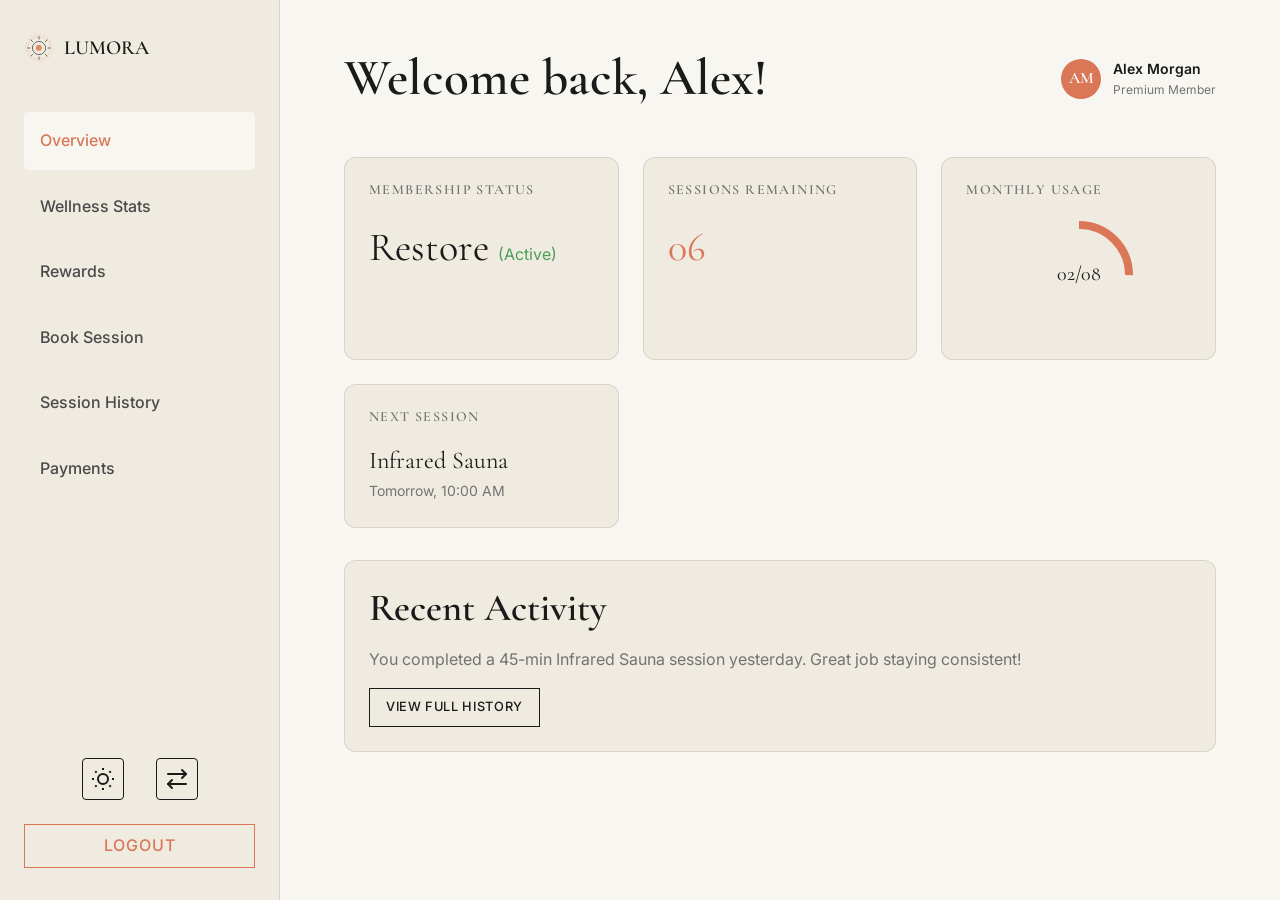
<file: dashboard.html>
<!DOCTYPE html>
<html lang="en" data-theme="light" dir="ltr">
<head>
  <meta charset="UTF-8">
  <meta name="viewport" content="width=device-width, initial-scale=1.0">
  <title>LUMORA WELLNESS | Member Dashboard</title>
  <link rel="icon" type="image/svg+xml" href="favicon-dark.svg">
  <link rel="stylesheet" href="assets/css/style.css">
  
  <style>
    /* Dashboard Specific Styles */
    body { background-color: var(--bg-primary); }
    
    .dashboard-layout {
      display: flex;
      min-height: 100vh;
    }
    
    .dashboard-sidebar {
      width: 280px;
      background-color: var(--bg-secondary);
      border-right: 1px solid var(--border);
      padding: 2rem 1.5rem;
      display: flex;
      flex-direction: column;
      position: sticky;
      top: 0;
      height: 100vh;
      transition: all var(--transition-normal);
      z-index: 100;
    }
    .sidebar-brand { margin-bottom: 3rem; display: flex; align-items: center; gap: 10px; }
    .sidebar-nav { list-style: none; flex: 1; }
    .sidebar-nav li { margin-bottom: 0.5rem; }
    .sidebar-nav a {
      display: flex; align-items: center; gap: 10px; padding: 1rem; border-radius: var(--radius-sm);
      color: var(--text-secondary); font-weight: 500; transition: all var(--transition-fast);
    }
    .sidebar-nav a:hover, .sidebar-nav a.active {
      background-color: var(--bg-primary); color: var(--accent);
    }
    
    .dashboard-content {
      flex: 1;
      padding: 3rem 5%;
      overflow-y: auto;
    }
    .dashboard-header {
      display: flex; justify-content: space-between; align-items: center; margin-bottom: 3rem;
    }
    
    .mobile-sidebar-toggle { display: none; background: none; border: none; font-size: 1.5rem; cursor: pointer; color: var(--text-primary); }

    /* Overview Cards */
    .dashboard-grid {
      display: grid;
      grid-template-columns: repeat(auto-fit, minmax(250px, 1fr));
      gap: 1.5rem;
      margin-bottom: 3rem;
    }
    .dash-card {
      background: var(--bg-secondary);
      padding: 1.5rem;
      border: 1px solid var(--border);
      border-radius: var(--radius-md);
    }
    .dash-card h4 { color: var(--text-muted); font-size: 0.875rem; text-transform: uppercase; letter-spacing: 0.1em; margin-bottom: 1rem; }
    .dash-card .value { font-family: var(--font-heading); font-size: 2.5rem; color: var(--accent); }

    /* Book Session */
    .book-session-card {
      background: var(--bg-secondary);
      padding: 2rem; border-radius: var(--radius-md); border: 1px solid var(--border); margin-bottom: 3rem;
    }
    [data-theme="dark"] input[type="date"]::-webkit-calendar-picker-indicator {
      filter: invert(1);
    }
    .time-slots { display: grid; grid-template-columns: repeat(auto-fill, minmax(110px, 1fr)); gap: 0.75rem; margin-top: 1rem; }
    .time-slot {
      padding: 0.5rem 1rem; border: 1px solid var(--border); background: var(--bg-primary);
      border-radius: var(--radius-sm); cursor: pointer; text-align: center;
    }
    .time-slot:hover, .time-slot.selected { border-color: var(--accent); color: var(--accent); }

    /* Session History Table */
    .history-table { width: 100%; border-collapse: collapse; margin-bottom: 3rem; }
    .history-table th, .history-table td { padding: 1rem; text-align: left; border-bottom: 1px solid var(--border); }
    .history-table th { color: var(--text-muted); font-size: 0.875rem; text-transform: uppercase; }
    .status-completed { color: #4a9e58; }

    /* Progress Ring */
    .progress-ring { width: 120px; height: 120px; margin: 0 auto; display: block; }
    .progress-ring-circle {
      transition: stroke-dashoffset 0.35s; transform: rotate(-90deg); transform-origin: 50% 50%;
    }

    @media (max-width: 1024px) {
      .dashboard-sidebar { position: fixed; left: -100%; box-shadow: var(--shadow); }
      .dashboard-sidebar.active { left: 0; }
      .mobile-sidebar-toggle { display: block; }
      [dir="rtl"] .dashboard-sidebar { left: auto; right: -100%; }
      [dir="rtl"] .dashboard-sidebar.active { right: 0; }
    }
    @media (max-width: 768px) {
      /* Stack table on mobile */
      .history-table thead { display: none; }
      .history-table, .history-table tbody, .history-table tr, .history-table td { display: block; width: 100%; }
      .history-table tr { margin-bottom: 1rem; border: 1px solid var(--border); border-radius: var(--radius-sm); padding: 1rem; }
      .history-table td { border: none; padding: 0.5rem 0; }
      .history-table td::before { content: attr(data-label); font-weight: bold; display: inline-block; width: 100px; }
      .dashboard-header h2 { white-space: nowrap; font-size: 1.25rem !important; margin: 0 auto !important; }
      .welcome-wrapper { width: 100%; justify-content: center; position: relative; }
      .welcome-wrapper .mobile-sidebar-toggle { position: absolute; left: 0; }
      .profile-wrapper { width: 100%; justify-content: center; margin-top: 0.5rem; }
      .profile-info { text-align: center !important; }
    }
  </style>
</head>
<body>

  <div class="dashboard-layout">
    <!-- Sidebar -->
    <aside class="dashboard-sidebar">
      <a href="index.html" class="sidebar-brand" style="text-decoration: none; color: inherit;">
        <img src="favicon.svg" alt="LUMORA" width="30" height="30">
        <span style="font-family: var(--font-heading); font-size: 1.25rem; font-weight: 600;">LUMORA</span>
      </a>
      <ul class="sidebar-nav">
        <li><a href="#overview" class="active">Overview</a></li>
        <li><a href="#stats">Wellness Stats</a></li>
        <li><a href="#rewards">Rewards</a></li>
        <li><a href="#book">Book Session</a></li>
        <li><a href="#history">Session History</a></li>
        <li><a href="#payments">Payments</a></li>
      </ul>
      <div style="margin-top: auto;">
        <div style="display: flex; gap: 2rem; justify-content: center; margin-bottom: 1.5rem;">
          <button class="icon-btn theme-toggle" aria-label="Toggle Theme">
            <svg viewBox="0 0 24 24" width="24" height="24" stroke="currentColor" stroke-width="2" fill="none"><circle cx="12" cy="12" r="5"></circle><line x1="12" y1="1" x2="12" y2="3"></line><line x1="12" y1="21" x2="12" y2="23"></line><line x1="4.22" y1="4.22" x2="5.64" y2="5.64"></line><line x1="18.36" y1="18.36" x2="19.78" y2="19.78"></line><line x1="1" y1="12" x2="3" y2="12"></line><line x1="21" y1="12" x2="23" y2="12"></line><line x1="4.22" y1="19.78" x2="5.64" y2="18.36"></line><line x1="18.36" y1="5.64" x2="19.78" y2="4.22"></line></svg>
          </button>
          <button class="icon-btn rtl-toggle" aria-label="Toggle RTL">
            <svg viewBox="0 0 24 24" width="24" height="24" stroke="currentColor" stroke-width="2" fill="none" stroke-linecap="round" stroke-linejoin="round"><path d="M17 3l4 4-4 4"/><path d="M3 7h18"/><path d="M7 21l-4-4 4-4"/><path d="M21 17H3"/></svg>
          </button>
        </div>
        <a href="#" id="logout-btn" class="btn btn-outline" style="width: 100%; color: var(--accent); border-color: var(--accent); padding: 0.5rem;">Logout</a>
      </div>
    </aside>

    <!-- Main Content -->
    <main class="dashboard-content">
      <div class="dashboard-header fade-up" style="flex-wrap: wrap; gap: 1rem; display: flex; justify-content: space-between; align-items: center;">
        <div class="welcome-wrapper" style="display: flex; align-items: center; gap: 1rem;">
          <button class="mobile-sidebar-toggle" id="sidebar-toggle">☰</button>
          <h2 style="margin: 0;">Welcome back, Alex!</h2>
        </div>
        <div class="profile-wrapper" style="display: flex; align-items: center; gap: 1.5rem; flex-wrap: wrap;">
          <div style="display: flex; align-items: center; gap: 0.75rem; cursor: pointer;">
            <div style="width: 40px; height: 40px; border-radius: 50%; background: var(--accent); color: #fff; display: flex; align-items: center; justify-content: center; font-weight: 600; font-family: var(--font-heading); flex-shrink: 0;">
              AM
            </div>
            <div class="profile-info" style="text-align: left;">
              <div style="font-weight: 600; font-size: 0.875rem; color: var(--text-primary);">Alex Morgan</div>
              <div style="font-size: 0.75rem; color: var(--text-muted);">Premium Member</div>
            </div>
          </div>
        </div>
      </div>

      <!-- Overview -->
      <section id="overview" class="fade-up">
        <div class="dashboard-grid" style="margin-bottom: 2rem;">
          <div class="dash-card">
            <h4>Membership Status</h4>
            <div class="value" style="color: var(--text-primary);">Restore <span style="font-size: 1rem; font-family: var(--font-body); color: #4a9e58;">(Active)</span></div>
          </div>
          <div class="dash-card">
            <h4>Sessions Remaining</h4>
            <div class="value">06</div>
          </div>
          <div class="dash-card">
            <h4>Monthly Usage</h4>
            <svg class="progress-ring" viewBox="0 0 120 120">
              <circle class="progress-ring-circle" stroke="var(--border)" stroke-width="8" fill="transparent" r="50" cx="60" cy="60"/>
              <circle class="progress-ring-circle" stroke="var(--accent)" stroke-width="8" fill="transparent" r="50" cx="60" cy="60" data-percent="25"/>
              <text x="60" y="65" font-family="var(--font-heading)" font-size="20" text-anchor="middle" fill="currentColor">02/08</text>
            </svg>
          </div>
          <div class="dash-card">
            <h4>Next Session</h4>
            <div style="font-family: var(--font-heading); font-size: 1.5rem;">Infrared Sauna</div>
            <div style="color: var(--text-muted); font-size: 0.875rem;">Tomorrow, 10:00 AM</div>
          </div>
        </div>
        <div class="dash-card" style="margin-top: 2rem;">
          <h3 style="margin-bottom: 1rem;">Recent Activity</h3>
          <p style="color: var(--text-muted); margin-bottom: 1rem;">You completed a 45-min Infrared Sauna session yesterday. Great job staying consistent!</p>
          <a href="#" class="btn btn-outline" style="padding: 0.5rem 1rem; font-size: 0.8rem;" onclick="document.querySelector('[href=\'#history\']').click(); return false;">View Full History</a>
        </div>
      </section>

      <!-- Wellness Stats -->
      <section id="stats" class="fade-up" style="display: none;">
        <div class="dashboard-grid" style="margin-bottom: 2rem;">
          <div class="dash-card">
            <h4>Total Sweat Sessions</h4>
            <div class="value">24</div>
          </div>
          <div class="dash-card">
            <h4>Calories Burned</h4>
            <div class="value">14,400</div>
          </div>
          <div class="dash-card">
            <h4>Detox Index</h4>
            <div class="value">High</div>
          </div>
          <div class="dash-card">
            <h4>Avg Session Temp</h4>
            <div class="value">145°F</div>
          </div>
        </div>
        <div class="dash-card" style="margin-top: 2rem;">
          <h3 style="margin-bottom: 1rem;">Weekly Breakdown</h3>
          <div style="display: flex; gap: 1rem; height: 150px; align-items: flex-end; padding-top: 1rem; border-top: 1px solid var(--border);">
            <div style="flex: 1; background: var(--accent); height: 40%; border-radius: 4px 4px 0 0;" title="Mon"></div>
            <div style="flex: 1; background: var(--border); height: 20%; border-radius: 4px 4px 0 0;" title="Tue"></div>
            <div style="flex: 1; background: var(--accent); height: 60%; border-radius: 4px 4px 0 0;" title="Wed"></div>
            <div style="flex: 1; background: var(--border); height: 30%; border-radius: 4px 4px 0 0;" title="Thu"></div>
            <div style="flex: 1; background: var(--accent); height: 80%; border-radius: 4px 4px 0 0;" title="Fri"></div>
            <div style="flex: 1; background: var(--accent); height: 90%; border-radius: 4px 4px 0 0;" title="Sat"></div>
            <div style="flex: 1; background: var(--border); height: 10%; border-radius: 4px 4px 0 0;" title="Sun"></div>
          </div>
          <div style="display: flex; gap: 1rem; margin-top: 0.5rem; text-align: center; color: var(--text-muted); font-size: 0.75rem;">
            <div style="flex: 1;">M</div><div style="flex: 1;">T</div><div style="flex: 1;">W</div><div style="flex: 1;">T</div><div style="flex: 1;">F</div><div style="flex: 1;">S</div><div style="flex: 1;">S</div>
          </div>
        </div>
      </section>

      <!-- Rewards -->
      <section id="rewards" class="fade-up" style="display: none;">
        <div class="dashboard-grid" style="margin-bottom: 2rem;">
          <div class="dash-card">
            <h4>Current Points</h4>
            <div class="value">1,250</div>
          </div>
          <div class="dash-card">
            <h4>Next Milestone</h4>
            <div class="value" style="color: var(--text-primary); font-size: 1.5rem; margin-top: 10px;">Free Add-on at 1,500</div>
          </div>
          <div class="dash-card">
            <h4>Referrals</h4>
            <div class="value">3</div>
          </div>
          <div class="dash-card">
            <h4>Redeemable Rewards</h4>
            <div class="value" style="font-size: 1.5rem; margin-top: 10px;"><span style="color: var(--accent);">2 Available</span></div>
          </div>
        </div>
        <div class="dash-card" style="margin-top: 2rem;">
          <h3 style="margin-bottom: 1.5rem;">Available Rewards</h3>
          <div class="dashboard-grid" style="gap: 1rem;">
            <div style="border: 1px solid var(--border); padding: 1.5rem; border-radius: var(--radius-sm);">
              <h4 style="margin-bottom: 0.5rem; font-family: var(--font-heading);">Complimentary Towel Service</h4>
              <p style="color: var(--text-muted); font-size: 0.875rem; margin-bottom: 1rem;">500 Points</p>
              <button class="btn btn-outline" style="padding: 0.5rem 1rem; font-size: 0.8rem;" onclick="alert('Redeemed!')">Redeem</button>
            </div>
            <div style="border: 1px solid var(--border); padding: 1.5rem; border-radius: var(--radius-sm);">
              <h4 style="margin-bottom: 0.5rem; font-family: var(--font-heading);">Cold Plunge Add-on</h4>
              <p style="color: var(--text-muted); font-size: 0.875rem; margin-bottom: 1rem;">1000 Points</p>
              <button class="btn btn-outline" style="padding: 0.5rem 1rem; font-size: 0.8rem;" onclick="alert('Redeemed!')">Redeem</button>
            </div>
          </div>
        </div>
      </section>

      <!-- Book Session -->
      <section id="book" class="book-session-card fade-up" style="display: none;">
        <h3 style="margin-bottom: 1.5rem;">Book a Session</h3>
        <div style="display: grid; grid-template-columns: repeat(auto-fit, minmax(200px, 1fr)); gap: 1rem;">
          <div>
            <label style="display: block; font-size: 0.875rem; margin-bottom: 0.5rem;">Service</label>
            <select style="width:100%; padding: 0.75rem; background: var(--bg-primary); border: 1px solid var(--border); color: var(--text-primary);">
              <option>Infrared Sauna (45 Min)</option>
              <option>Red Light Therapy (20 Min)</option>
            </select>
          </div>
          <div>
            <label style="display: block; font-size: 0.875rem; margin-bottom: 0.5rem;">Date</label>
            <input type="date" style="width:100%; padding: 0.75rem; background: var(--bg-primary); border: 1px solid var(--border); color: var(--text-primary);">
          </div>
        </div>
        <div style="margin-top: 1.5rem;">
          <label style="display: block; font-size: 0.875rem; margin-bottom: 0.5rem;">Available Times</label>
          <div class="time-slots">
            <div class="time-slot selected">09:00 AM</div>
            <div class="time-slot">10:00 AM</div>
            <div class="time-slot">11:30 AM</div>
            <div class="time-slot">02:00 PM</div>
            <div class="time-slot">04:30 PM</div>
          </div>
        </div>
        <button class="btn btn-primary" style="margin-top: 2rem;" onclick="alert('Demo: Session Confirmed!')">Confirm Session</button>
        
        <div style="margin-top: 3rem; border-top: 1px solid var(--border); padding-top: 2rem;">
          <h3 style="margin-bottom: 1.5rem;">Popular Add-ons</h3>
          <div class="dashboard-grid">
            <div class="dash-card">
              <h4>Aromatherapy</h4>
              <p style="color: var(--text-muted); font-size: 0.875rem; margin-bottom: 1rem;">Enhance relaxation with essential oils.</p>
              <div class="value" style="font-size: 1.2rem;">+$15</div>
            </div>
            <div class="dash-card">
              <h4>Chromotherapy</h4>
              <p style="color: var(--text-muted); font-size: 0.875rem; margin-bottom: 1rem;">Color light therapy for mood balance.</p>
              <div class="value" style="font-size: 1.2rem;">+$20</div>
            </div>
          </div>
        </div>
      </section>

      <!-- Session History -->
      <section id="history" class="fade-up" style="display: none;">
        <h3 style="margin-bottom: 1.5rem;">Session History</h3>
        <table class="history-table">
          <thead>
            <tr>
              <th>Date</th>
              <th>Service</th>
              <th>Duration</th>
              <th>Status</th>
            </tr>
          </thead>
          <tbody>
            <tr>
              <td data-label="Date">Oct 12, 2026</td>
              <td data-label="Service">Infrared Sauna</td>
              <td data-label="Duration">45 min</td>
              <td data-label="Status" class="status-completed">Completed</td>
            </tr>
            <tr>
              <td data-label="Date">Oct 05, 2026</td>
              <td data-label="Service">Red Light Therapy</td>
              <td data-label="Duration">20 min</td>
              <td data-label="Status" class="status-completed">Completed</td>
            </tr>
            <tr>
              <td data-label="Date">Sep 28, 2026</td>
              <td data-label="Service">Detox Wrap</td>
              <td data-label="Duration">60 min</td>
              <td data-label="Status" class="status-completed">Completed</td>
            </tr>
          </tbody>
        </table>
        
        <div class="dash-card" style="margin-top: 2rem; display: flex; justify-content: space-between; align-items: center; flex-wrap: wrap; gap: 1rem;">
          <div>
            <h4 style="margin-bottom: 0.5rem; font-family: var(--font-heading);">Download Wellness Report</h4>
            <p style="color: var(--text-muted); font-size: 0.875rem;">Get a detailed PDF of your sessions and health metrics for the past month.</p>
          </div>
          <button class="btn btn-outline" onclick="alert('Downloading...')">Download PDF</button>
        </div>
      </section>

      <!-- Payments -->
      <section id="payments" class="dash-card fade-up" style="display: none;">
        <h3 style="margin-bottom: 1.5rem;">Payments & Billing</h3>
        <div style="display: flex; justify-content: space-between; align-items: center; border-bottom: 1px solid var(--border); padding-bottom: 1rem; margin-bottom: 1rem;">
          <div>
            <div style="font-weight: 500;">Restore Membership</div>
            <div style="font-size: 0.875rem; color: var(--text-muted);">Billed monthly on the 1st</div>
          </div>
          <div style="font-weight: 600;">$200.00</div>
        </div>
        <div style="display: flex; justify-content: space-between; align-items: center;">
          <div>
            <div style="font-size: 0.875rem; color: var(--text-muted);">Payment Method</div>
            <div>Visa ending in **** 4242</div>
          </div>
          <div style="display: flex; gap: 1rem;">
            <button class="btn btn-outline" style="padding: 0.5rem 1rem; font-size: 0.8rem;" onclick="alert('Demo action')">Update</button>
            <button class="btn btn-outline" style="padding: 0.5rem 1rem; font-size: 0.8rem;" onclick="alert('Demo action')">Receipts</button>
          </div>
        </div>
        
        <div style="margin-top: 3rem; border-top: 1px solid var(--border); padding-top: 2rem;">
          <h3 style="margin-bottom: 1.5rem;">Recent Invoices</h3>
          <table class="history-table">
            <thead>
              <tr>
                <th>Date</th>
                <th>Description</th>
                <th>Amount</th>
                <th>Status</th>
              </tr>
            </thead>
            <tbody>
              <tr>
                <td data-label="Date">Oct 01, 2026</td>
                <td data-label="Description">Restore Membership</td>
                <td data-label="Amount">$200.00</td>
                <td data-label="Status" class="status-completed">Paid</td>
              </tr>
              <tr>
                <td data-label="Date">Sep 01, 2026</td>
                <td data-label="Description">Restore Membership</td>
                <td data-label="Amount">$200.00</td>
                <td data-label="Status" class="status-completed">Paid</td>
              </tr>
            </tbody>
          </table>
        </div>
      </section>
    </main>


  </div>

  <script src="assets/js/interactions.js"></script>
  <script src="assets/js/dashboard.js"></script>
  <script>
    // Time slot selection
    document.querySelectorAll('.time-slot').forEach(slot => {
      slot.addEventListener('click', () => {
        document.querySelectorAll('.time-slot').forEach(s => s.classList.remove('selected'));
        slot.classList.add('selected');
      });
    });
    
    // Sidebar nav highlighting and tab switching
    const sections = document.querySelectorAll('main > section');
    const navLinks = document.querySelectorAll('.sidebar-nav a');
    
    function showSection(targetId) {
      sections.forEach(section => {
        if ('#' + section.getAttribute('id') === targetId) {
          section.style.display = section.classList.contains('dashboard-grid') ? 'grid' : 'block';
        } else {
          section.style.display = 'none';
        }
      });
    }

    navLinks.forEach(link => {
      link.addEventListener('click', (e) => {
        e.preventDefault();
        const targetId = link.getAttribute('href');
        
        navLinks.forEach(l => l.classList.remove('active'));
        link.classList.add('active');
        
        showSection(targetId);
        
        // Close sidebar on mobile after clicking
        const sidebar = document.querySelector('.dashboard-sidebar');
        if(window.innerWidth <= 1024 && sidebar.classList.contains('active')) {
          sidebar.classList.remove('active');
        }
      });
    });

    // Initialize display
    const activeLink = document.querySelector('.sidebar-nav a.active');
    if(activeLink) {
      showSection(activeLink.getAttribute('href'));
    }
  </script>
<!-- Back to Top Button -->
<button id="backToTop" class="back-to-top" aria-label="Back to top">
  <svg viewBox="0 0 24 24" width="24" height="24" stroke="currentColor" stroke-width="2" fill="none" stroke-linecap="round" stroke-linejoin="round"><polyline points="18 15 12 9 6 15"></polyline></svg>
</button>
<script>
  const backToTopBtn = document.getElementById('backToTop');
  if (backToTopBtn) {
    window.addEventListener('scroll', () => {
      if (window.scrollY > 300) {
        backToTopBtn.classList.add('visible');
      } else {
        backToTopBtn.classList.remove('visible');
      }
    });
    backToTopBtn.addEventListener('click', () => {
      window.scrollTo({ top: 0, behavior: 'smooth' });
    });
  }
</script>
</body>
</html>
</file>
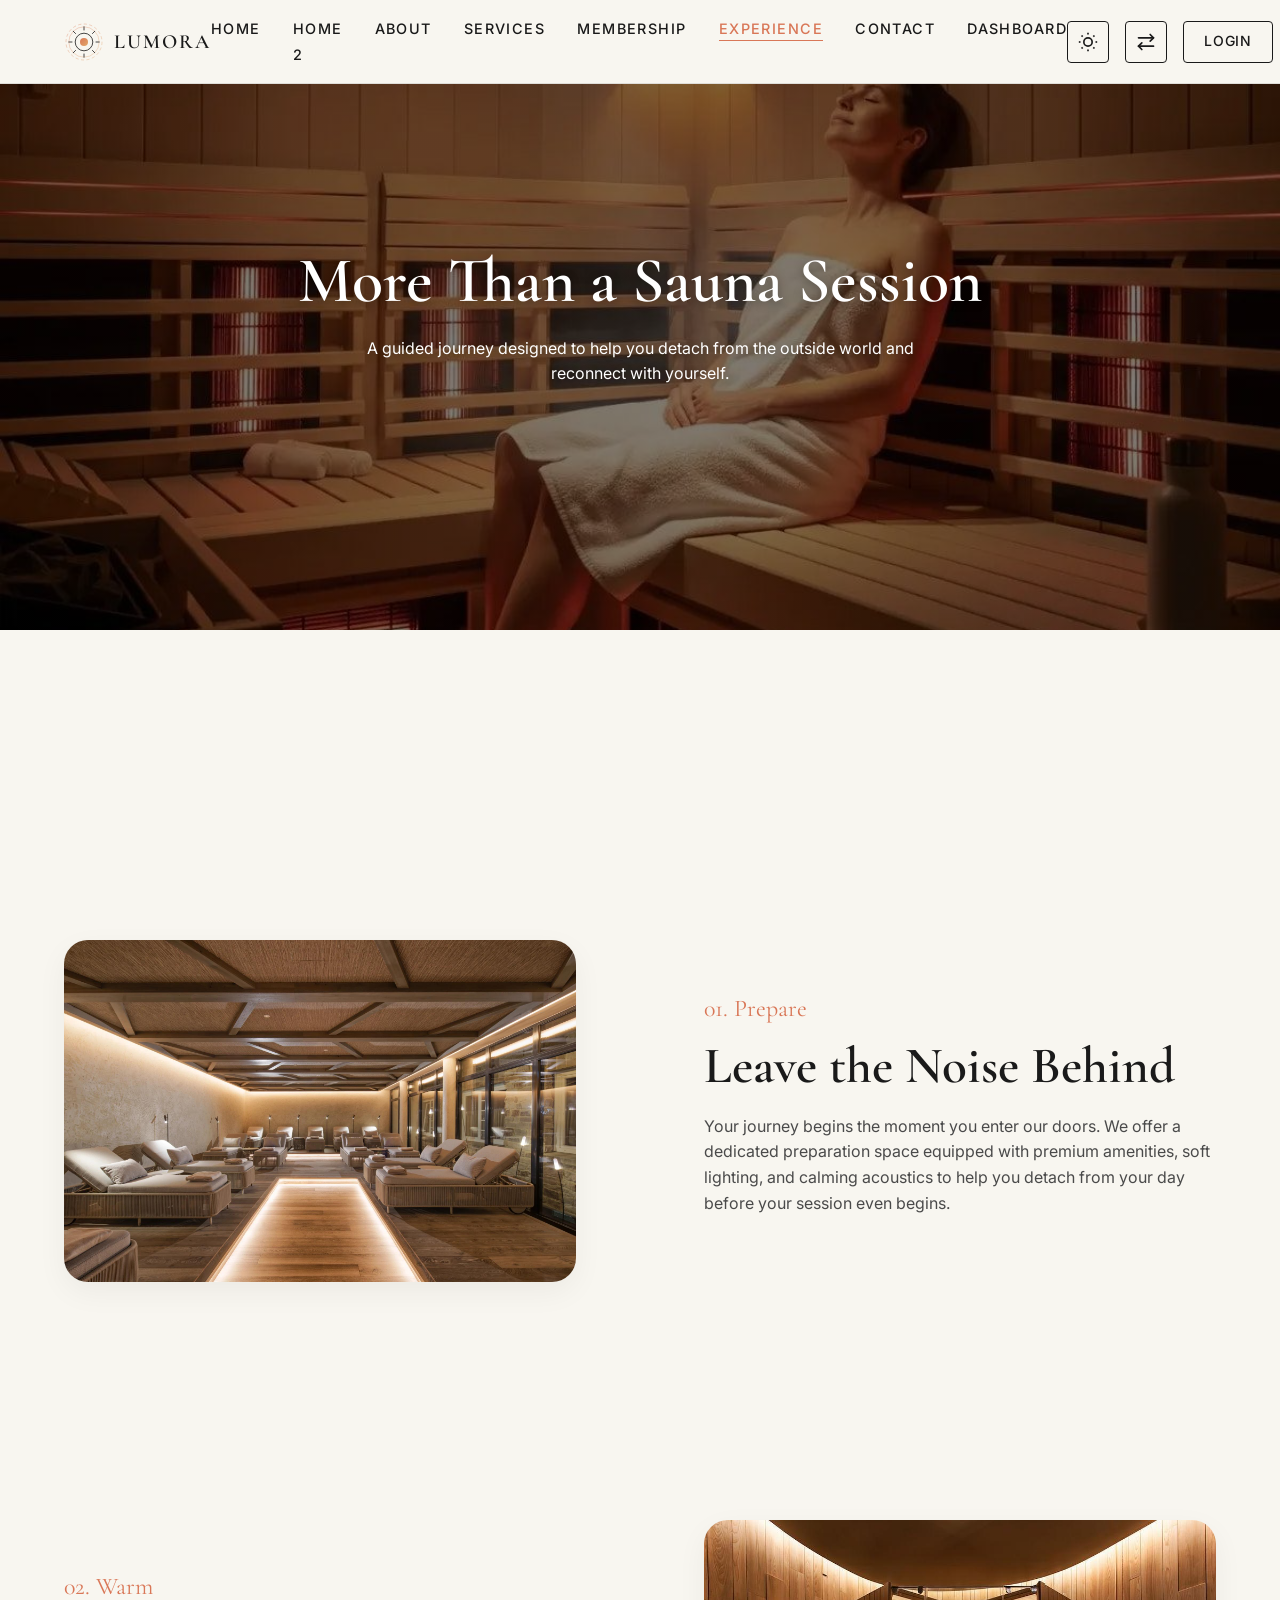
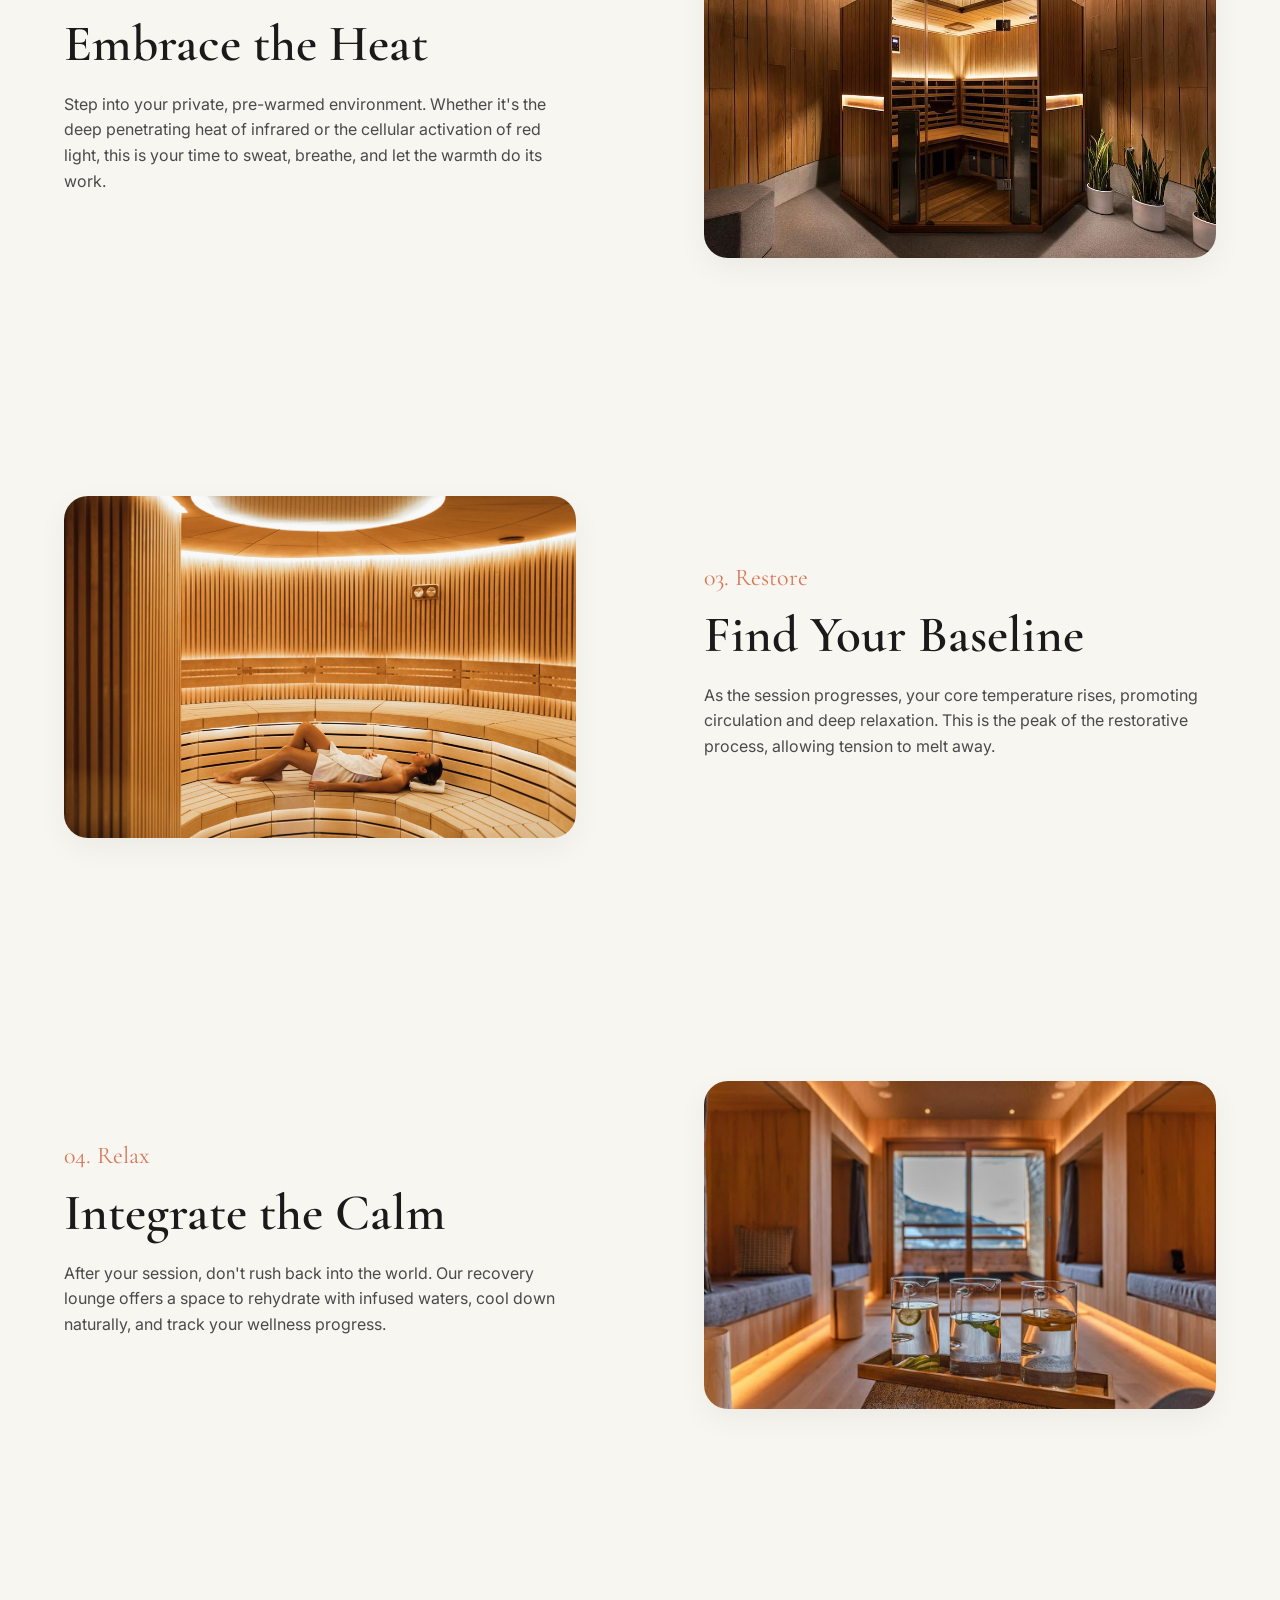
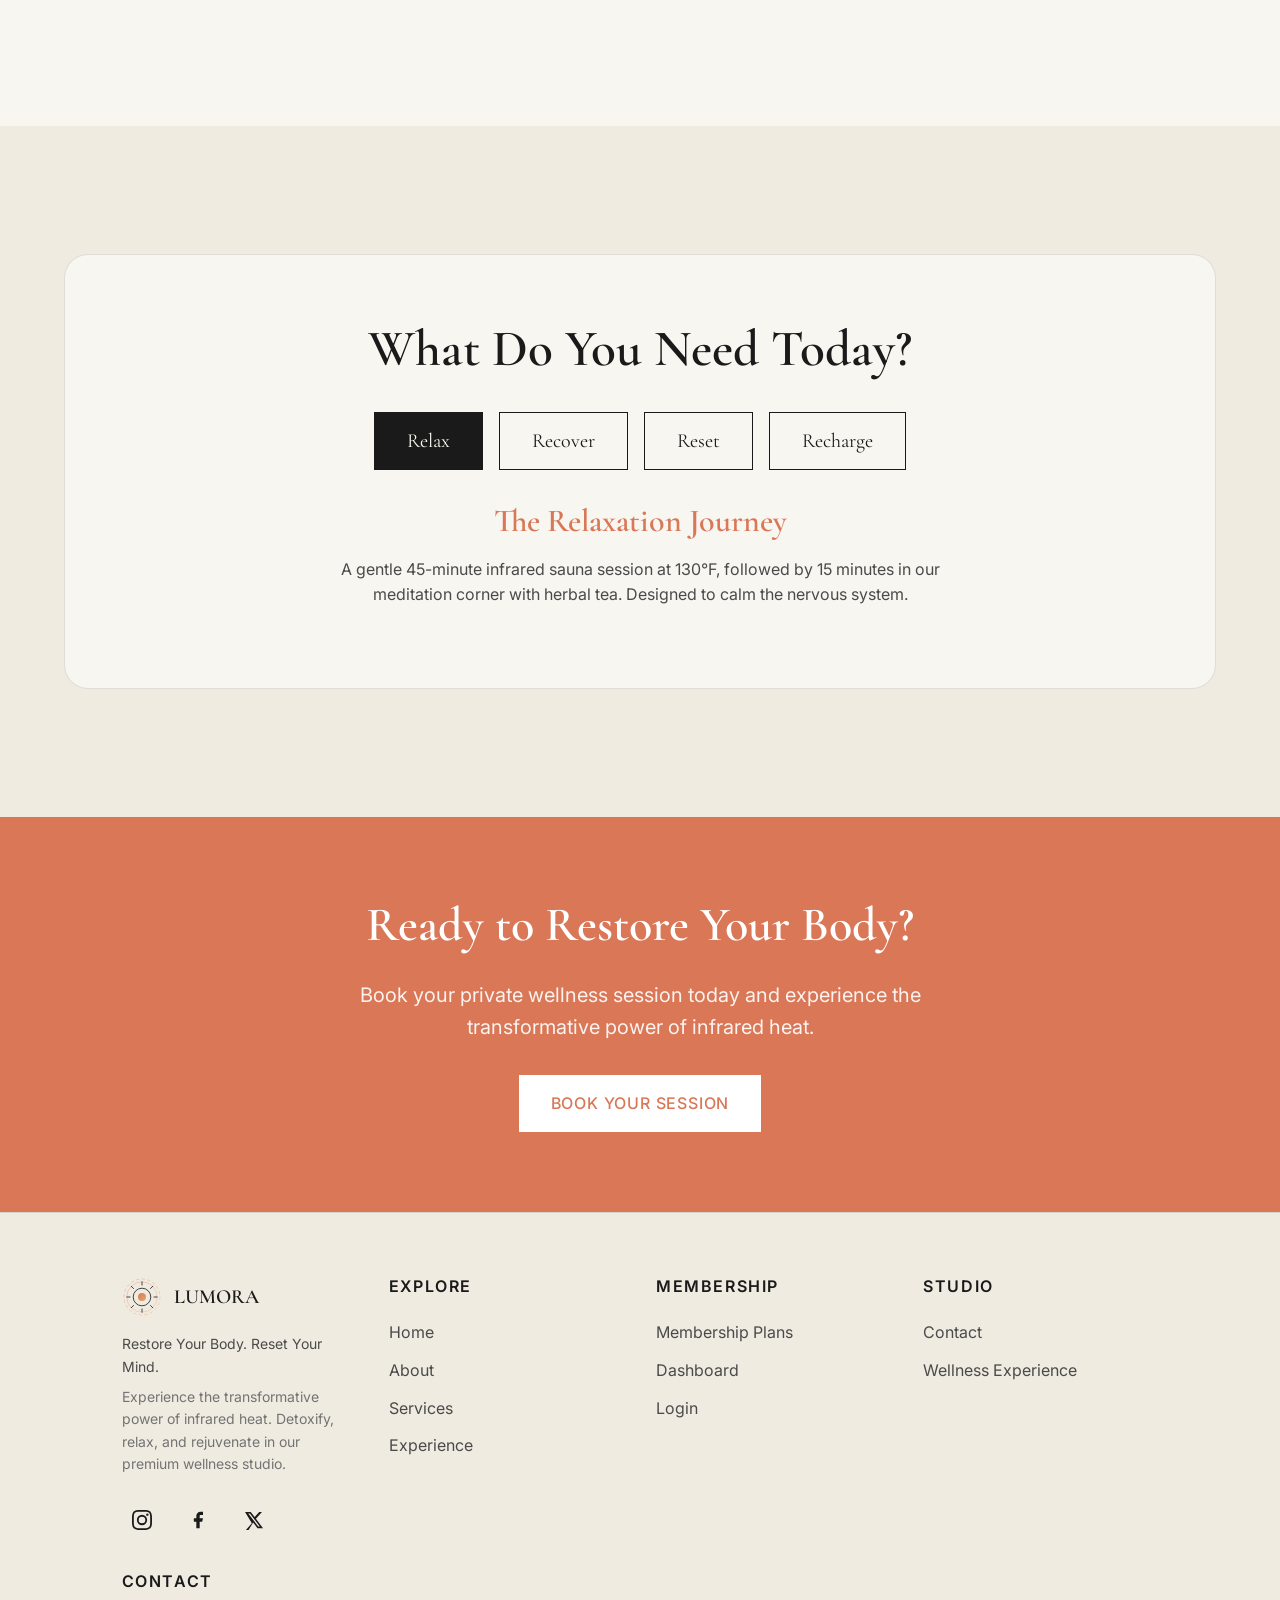
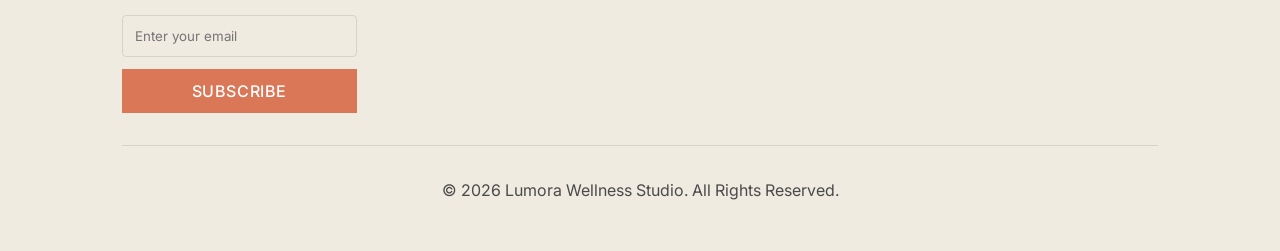
<file: experience.html>
<!DOCTYPE html>
<html lang="en" data-theme="light" dir="ltr">
<head>
  <meta charset="UTF-8">
  <meta name="viewport" content="width=device-width, initial-scale=1.0">
  <title>LUMORA WELLNESS | Experience</title>
  <meta name="description" content="More than a sauna session. Discover the Lumora wellness experience.">
  <link rel="icon" type="image/svg+xml" href="favicon-dark.svg">
  <link rel="stylesheet" href="assets/css/style.css">
  
  <style>
    .exp-hero {
      position: relative; min-height: 70vh;
      display: flex; align-items: center; justify-content: center;
      text-align: center;
      margin-bottom: var(--spacing-xl);
      background: linear-gradient(rgba(0,0,0,0.5), rgba(0,0,0,0.5)), url('assets/images/experience.png') center 25%/cover no-repeat;
    }
    .exp-hero h1, .exp-hero p { color: #ffffff !important; text-shadow: 0 2px 10px rgba(0,0,0,0.3); }
    
    .story-section { padding: var(--spacing-xl) 5%; }
    
    .story-row {
      display: flex;
      align-items: center;
      gap: var(--spacing-xl);
      margin-bottom: var(--spacing-xl);
      min-height: 50vh;
    }
    .story-row:nth-child(even) { flex-direction: row-reverse; }
    
    .story-image {
      flex: 1; position: relative;
      border-radius: var(--radius-lg); overflow: hidden;
      box-shadow: var(--shadow);
    }
    .story-content { flex: 1; }
    .story-content .step {
      font-family: var(--font-heading);
      font-size: 1.5rem; color: var(--accent);
      margin-bottom: 0.5rem;
    }

    .interactive-path {
      background-color: var(--bg-secondary);
      padding: var(--spacing-xl) 5%;
      text-align: center;
    }
    .interactive-path .container {
      background-color: var(--bg-primary);
      padding: 4rem 2rem;
      border-radius: var(--radius-lg);
      box-shadow: var(--shadow-lg);
      border: 1px solid var(--border);
    }
    .path-buttons {
      display: flex; gap: 1rem; justify-content: center; margin: 2rem 0; flex-wrap: wrap;
    }
    .path-btn {
      padding: 1rem 2rem; border: 1px solid var(--text-primary);
      background: transparent; color: var(--text-primary);
      cursor: pointer; transition: all 0.3s; font-family: var(--font-heading); font-size: 1.25rem;
    }
    .path-btn.active, .path-btn:hover { background: var(--text-primary); color: var(--bg-primary); }

    .path-result {
      max-width: 600px; margin: 0 auto;
      opacity: 0; transform: translateY(20px); transition: all 0.5s ease;
    }
    .path-result.show { opacity: 1; transform: translateY(0); }

    /* Advanced Cinematic Card for Steps 03 & 04 */
    .experience-advanced-card {
      position: relative;
      width: 100%;
      border-radius: var(--radius-lg);
      overflow: hidden;
      margin-bottom: var(--spacing-xl);
      height: 70vh;
      display: flex;
      align-items: flex-end;
      box-shadow: var(--shadow-lg);
    }
    .experience-advanced-card img {
      position: absolute;
      top: 0; left: 0; width: 100%; height: 100%;
      object-fit: cover;
      z-index: 1;
      transition: transform 0.8s cubic-bezier(0.25, 1, 0.5, 1);
    }
    .experience-advanced-card:hover img {
      transform: scale(1.05);
    }
    .experience-advanced-card::before {
      content: '';
      position: absolute;
      top: 0; left: 0; width: 100%; height: 100%;
      background: linear-gradient(to top, rgba(0,0,0,0.9) 0%, rgba(0,0,0,0.1) 60%);
      z-index: 2;
    }
    .experience-advanced-content {
      position: relative;
      z-index: 3;
      padding: 4rem;
      color: #fff;
      max-width: 800px;
    }
    .experience-advanced-content .step {
      color: #ffffff;
      text-shadow: 0 2px 8px rgba(0,0,0,0.8);
      font-family: var(--font-heading);
      font-size: 1.5rem;
      margin-bottom: 1rem;
      letter-spacing: 0.05em;
    }
    .experience-advanced-content h2 {
      font-size: 3rem;
      color: #fff;
      text-shadow: 0 2px 8px rgba(0,0,0,0.8);
      margin-bottom: 1rem;
    }
    .experience-advanced-content p {
      color: rgba(255,255,255,0.95);
      text-shadow: 0 2px 8px rgba(0,0,0,0.8);
      font-size: 1.125rem;
      line-height: 1.8;
    }

    @media (max-width: 768px) {
      .story-row, .story-row:nth-child(even) { flex-direction: column; gap: 2rem; margin-bottom: 3rem; }
      .experience-advanced-card { height: auto; min-height: 60vh; }
      .experience-advanced-content { padding: 2rem; }
      .path-buttons { flex-direction: column; }
      .path-btn { width: 100%; }
    }
  </style>
</head>
<body>

  <nav class="navbar scrolled">
    <a href="index.html" class="nav-brand" style="text-decoration: none; color: inherit;">
      <svg xmlns="http://www.w3.org/2000/svg" width="40" height="40" viewBox="0 0 100 100" >
  <defs>
    <linearGradient id="warmGradient" x1="0%" y1="0%" x2="100%" y2="100%">
      <stop offset="0%" stop-color="#D97757" /> <!-- Copper / Terracotta -->
      <stop offset="100%" stop-color="#E2A869" /> <!-- Amber -->
    </linearGradient>
  </defs>
  
  <!-- Outer Energy Rings -->
  <circle cx="50" cy="50" r="45" fill="none" stroke="url(#warmGradient)" stroke-width="1.5" stroke-dasharray="8 6" opacity="0.6"/>
  <circle cx="50" cy="50" r="38" fill="none" stroke="url(#warmGradient)" stroke-width="1" opacity="0.8"/>
  
  <!-- Core Sun/Infrared Element -->
  <circle cx="50" cy="50" r="22" fill="none" stroke="currentColor" stroke-width="2"/>
  
  <!-- Minimalist Geometric Rays -->
  <g stroke="currentColor" stroke-width="2" stroke-linecap="round">
    <line x1="50" y1="12" x2="50" y2="20" />
    <line x1="50" y1="80" x2="50" y2="88" />
    <line x1="12" y1="50" x2="20" y2="50" />
    <line x1="80" y1="50" x2="88" y2="50" />
    
    <line x1="23.1" y1="23.1" x2="28.8" y2="28.8" />
    <line x1="71.2" y1="71.2" x2="76.9" y2="76.9" />
    <line x1="23.1" y1="76.9" x2="28.8" y2="71.2" />
    <line x1="71.2" y1="28.8" x2="76.9" y2="23.1" />
  </g>

  <!-- Central Glow / Inner Circle -->
  <circle cx="50" cy="50" r="10" fill="url(#warmGradient)"/>
</svg>

      <span style="font-family: var(--font-heading); font-size: 1.25rem; letter-spacing: 0.1em; font-weight: 600;">LUMORA</span>
    </a>
    <ul class="nav-links">
      <li><a href="index.html">Home</a></li>
      <li><a href="home-2.html">Home 2</a></li>
      <li><a href="about.html">About</a></li>
      <li><a href="services.html">Services</a></li>
      <li><a href="membership.html">Membership</a></li>
      <li><a href="experience.html" class="active">Experience</a></li>
      <li><a href="contact.html">Contact</a></li>
      <li><a href="dashboard.html">Dashboard</a></li>
    </ul>
    <div class="nav-actions">
      <button class="icon-btn theme-toggle" aria-label="Toggle Theme">
        <svg viewBox="0 0 24 24" width="20" height="20" stroke="currentColor" stroke-width="2" fill="none"><circle cx="12" cy="12" r="5"></circle><line x1="12" y1="1" x2="12" y2="3"></line><line x1="12" y1="21" x2="12" y2="23"></line><line x1="4.22" y1="4.22" x2="5.64" y2="5.64"></line><line x1="18.36" y1="18.36" x2="19.78" y2="19.78"></line><line x1="1" y1="12" x2="3" y2="12"></line><line x1="21" y1="12" x2="23" y2="12"></line><line x1="4.22" y1="19.78" x2="5.64" y2="18.36"></line><line x1="18.36" y1="5.64" x2="19.78" y2="4.22"></line></svg>
      </button>
      <button class="icon-btn rtl-toggle" aria-label="Toggle RTL">
        <svg viewBox="0 0 24 24" width="20" height="20" stroke="currentColor" stroke-width="2" fill="none" stroke-linecap="round" stroke-linejoin="round"><path d="M17 3l4 4-4 4"/><path d="M3 7h18"/><path d="M7 21l-4-4 4-4"/><path d="M21 17H3"/></svg>
      </button>
      <a href="login.html" class="btn btn-outline">Login</a>
      <div class="hamburger">
        <span></span><span></span><span></span>
      </div>
    </div>
  </nav>

  <div class="mobile-menu">
    <button class="close-menu">&times;</button>
    <ul class="nav-links" style="display: flex;">
      <li><a href="index.html">Home</a></li>
      <li><a href="home-2.html">Home 2</a></li>
      <li><a href="about.html">About</a></li>
      <li><a href="services.html">Services</a></li>
      <li><a href="membership.html">Membership</a></li>
      <li><a href="experience.html" class="active">Experience</a></li>
      <li><a href="contact.html">Contact</a></li>
      <li><a href="dashboard.html">Dashboard</a></li>
    </ul>

    <div class="mobile-actions">
      <button class="icon-btn theme-toggle" aria-label="Toggle Theme">
        <svg viewBox="0 0 24 24" width="20" height="20" stroke="currentColor" stroke-width="2" fill="none"><circle cx="12" cy="12" r="5"></circle><line x1="12" y1="1" x2="12" y2="3"></line><line x1="12" y1="21" x2="12" y2="23"></line><line x1="4.22" y1="4.22" x2="5.64" y2="5.64"></line><line x1="18.36" y1="18.36" x2="19.78" y2="19.78"></line><line x1="1" y1="12" x2="3" y2="12"></line><line x1="21" y1="12" x2="23" y2="12"></line><line x1="4.22" y1="19.78" x2="5.64" y2="18.36"></line><line x1="18.36" y1="5.64" x2="19.78" y2="4.22"></line></svg>
      </button>
      <button class="icon-btn rtl-toggle" aria-label="Toggle RTL">
        <svg viewBox="0 0 24 24" width="20" height="20" stroke="currentColor" stroke-width="2" fill="none" stroke-linecap="round" stroke-linejoin="round"><path d="M17 3l4 4-4 4"/><path d="M3 7h18"/><path d="M7 21l-4-4 4-4"/><path d="M21 17H3"/></svg>
      </button>
    </div>
    <div class="mobile-cta">
      <a href="login.html" class="btn btn-outline">Login</a>
    </div>
  </div>

  <main>
    <section class="exp-hero">
      <div class="container fade-up">
        <h1 style="color: var(--text-primary);">More Than a Sauna Session</h1>
        <p style="color: var(--text-muted); max-width: 600px; margin: 0 auto;">A guided journey designed to help you detach from the outside world and reconnect with yourself.</p>
      </div>
    </section>

    <section class="story-section container">
      <div class="story-row fade-up">
        <div class="story-image">
          <img src="assets/images/Leave%20the%20Noise%20Behind.png" alt="Preparation">
        </div>
        <div class="story-content">
          <div class="step">01. Prepare</div>
          <h2>Leave the Noise Behind</h2>
          <p>Your journey begins the moment you enter our doors. We offer a dedicated preparation space equipped with premium amenities, soft lighting, and calming acoustics to help you detach from your day before your session even begins.</p>
        </div>
      </div>

      <div class="story-row fade-up">
        <div class="story-image">
          <img src="assets/images/Embrace%20the%20Heat.png" alt="Warm">
        </div>
        <div class="story-content">
          <div class="step">02. Warm</div>
          <h2>Embrace the Heat</h2>
          <p>Step into your private, pre-warmed environment. Whether it's the deep penetrating heat of infrared or the cellular activation of red light, this is your time to sweat, breathe, and let the warmth do its work.</p>
        </div>
      </div>

      <!-- 03. Restore -->
      <div class="story-row fade-up">
        <div class="story-image">
          <img src="assets/images/Find%20Your%20Baseline.png" alt="Restore">
        </div>
        <div class="story-content">
          <div class="step">03. Restore</div>
          <h2>Find Your Baseline</h2>
          <p>As the session progresses, your core temperature rises, promoting circulation and deep relaxation. This is the peak of the restorative process, allowing tension to melt away.</p>
        </div>
      </div>

      <!-- 04. Relax -->
      <div class="story-row fade-up">
        <div class="story-image">
          <img src="assets/images/Integrate%20the%20Calm.png" alt="Relax">
        </div>
        <div class="story-content">
          <div class="step">04. Relax</div>
          <h2>Integrate the Calm</h2>
          <p>After your session, don't rush back into the world. Our recovery lounge offers a space to rehydrate with infused waters, cool down naturally, and track your wellness progress.</p>
        </div>
      </div>
    </section>

    <section class="interactive-path">
      <div class="container fade-up">
        <h2>What Do You Need Today?</h2>
        <div class="path-buttons">
          <button class="path-btn active" data-path="Relax">Relax</button>
          <button class="path-btn" data-path="Recover">Recover</button>
          <button class="path-btn" data-path="Reset">Reset</button>
          <button class="path-btn" data-path="Recharge">Recharge</button>
        </div>

        <div class="path-result show" id="path-result">
          <h3 class="accent-text" style="font-size: 2rem;">The Relaxation Journey</h3>
          <p>A gentle 45-minute infrared sauna session at 130°F, followed by 15 minutes in our meditation corner with herbal tea. Designed to calm the nervous system.</p>
        </div>
      </div>
    </section>

    <!-- CTA Banner -->
    <section style="background-color: var(--accent); color: #fff; padding: 5rem 5%; text-align: center;">
      <div class="container fade-up">
        <h2 style="color: #fff; font-size: 3rem; margin-bottom: 1.5rem;">Ready to Restore Your Body?</h2>
        <p style="color: rgba(255,255,255,0.9); font-size: 1.25rem; margin-bottom: 2rem; max-width: 600px; margin-left: auto; margin-right: auto;">Book your private wellness session today and experience the transformative power of infrared heat.</p>
        <a href="contact.html" class="btn" style="background-color: #fff; color: var(--accent);">Book Your Session</a>
      </div>
    </section>
  </main>

  <!-- Footer Snippet -->
  <footer>
    <div class="container">
      <div class="footer-grid">
        <div class="footer-col">
          <a href="index.html" style="display: flex; align-items: center; gap: 0.75rem; margin-bottom: 1rem; text-decoration: none; color: inherit;">
            <svg xmlns="http://www.w3.org/2000/svg" width="40" height="40" viewBox="0 0 100 100" >
  <defs>
    <linearGradient id="warmGradient" x1="0%" y1="0%" x2="100%" y2="100%">
      <stop offset="0%" stop-color="#D97757" /> <!-- Copper / Terracotta -->
      <stop offset="100%" stop-color="#E2A869" /> <!-- Amber -->
    </linearGradient>
  </defs>
  
  <!-- Outer Energy Rings -->
  <circle cx="50" cy="50" r="45" fill="none" stroke="url(#warmGradient)" stroke-width="1.5" stroke-dasharray="8 6" opacity="0.6"/>
  <circle cx="50" cy="50" r="38" fill="none" stroke="url(#warmGradient)" stroke-width="1" opacity="0.8"/>
  
  <!-- Core Sun/Infrared Element -->
  <circle cx="50" cy="50" r="22" fill="none" stroke="currentColor" stroke-width="2"/>
  
  <!-- Minimalist Geometric Rays -->
  <g stroke="currentColor" stroke-width="2" stroke-linecap="round">
    <line x1="50" y1="12" x2="50" y2="20" />
    <line x1="50" y1="80" x2="50" y2="88" />
    <line x1="12" y1="50" x2="20" y2="50" />
    <line x1="80" y1="50" x2="88" y2="50" />
    
    <line x1="23.1" y1="23.1" x2="28.8" y2="28.8" />
    <line x1="71.2" y1="71.2" x2="76.9" y2="76.9" />
    <line x1="23.1" y1="76.9" x2="28.8" y2="71.2" />
    <line x1="71.2" y1="28.8" x2="76.9" y2="23.1" />
  </g>

  <!-- Central Glow / Inner Circle -->
  <circle cx="50" cy="50" r="10" fill="url(#warmGradient)"/>
</svg>

            <span style="font-family: var(--font-heading); font-size: 1.25rem; font-weight: 600;">LUMORA</span>
          </a>
          <p style="font-size: 0.875rem; margin-bottom: 0.5rem;">Restore Your Body. Reset Your Mind.</p>
          <p style="font-size: 0.875rem; margin-bottom: 1.5rem; line-height: 1.6; color: var(--text-muted);">
            Experience the transformative power of infrared heat. Detoxify, relax, and rejuvenate in our premium wellness studio.
          </p>
          <div class="social-links">
            <a href="#" aria-label="Instagram"><svg viewBox="0 0 24 24"><path d="M12 2.163c3.204 0 3.584.012 4.85.07 3.252.148 4.771 1.691 4.919 4.919.058 1.265.069 1.645.069 4.849 0 3.205-.012 3.584-.069 4.849-.149 3.225-1.664 4.771-4.919 4.919-1.266.058-1.644.07-4.85.07-3.204 0-3.584-.012-4.849-.07-3.26-.149-4.771-1.699-4.919-4.92-.058-1.265-.07-1.644-.07-4.849 0-3.204.013-3.583.07-4.849.149-3.227 1.664-4.771 4.919-4.919 1.266-.057 1.645-.069 4.849-.069zM12 0C8.741 0 8.333.014 7.053.072 2.695.272.273 2.69.073 7.052.014 8.333 0 8.741 0 12c0 3.259.014 3.668.072 4.948.2 4.358 2.618 6.78 6.98 6.98C8.333 23.986 8.741 24 12 24c3.259 0 3.668-.014 4.948-.072 4.354-.2 6.782-2.618 6.979-6.98.059-1.28.073-1.689.073-4.948 0-3.259-.014-3.667-.072-4.947-.196-4.354-2.617-6.78-6.979-6.98C15.668.014 15.259 0 12 0zm0 5.838a6.162 6.162 0 100 12.324 6.162 6.162 0 000-12.324zM12 16a4 4 0 110-8 4 4 0 010 8zm6.406-11.845a1.44 1.44 0 100 2.881 1.44 1.44 0 000-2.881z"/></svg></a>
            <a href="#" aria-label="Facebook"><svg viewBox="0 0 24 24"><path d="M18 2h-3a5 5 0 00-5 5v3H7v4h3v8h4v-8h3l1-4h-4V7a1 1 0 011-1h3z"/></svg></a>
            <a href="#" aria-label="X"><svg viewBox="0 0 24 24"><path d="M18.244 2.25h3.308l-7.227 8.26 8.502 11.24H16.17l-5.214-6.817L4.99 24.75H1.68l7.73-8.835L1.254 2.25H8.08l4.713 6.231zm-1.161 17.52h1.833L7.084 4.126H5.117z"/></svg></a>
          </div>
        </div>
        <div class="footer-col">
          <h4>Explore</h4>
          <ul>
            <li><a href="index.html">Home</a></li>
            <li><a href="about.html">About</a></li>
            <li><a href="services.html">Services</a></li>
            <li><a href="experience.html">Experience</a></li>
          </ul>
        </div>
        <div class="footer-col">
          <h4>Membership</h4>
          <ul>
            <li><a href="membership.html">Membership Plans</a></li>
            <li><a href="dashboard.html">Dashboard</a></li>
            <li><a href="login.html">Login</a></li>
          </ul>
        </div>
        <div class="footer-col">
          <h4>Studio</h4>
          <ul>
            <li><a href="contact.html">Contact</a></li>
            <li><a href="experience.html">Wellness Experience</a></li>
          </ul>
        </div>
        <div class="footer-col">
          <h4>Contact</h4>
          <form style="display: flex; flex-direction: column; gap: 0.75rem;" onsubmit="event.preventDefault(); alert('Subscribed successfully!');">
            <input type="email" placeholder="Enter your email" required style="padding: 0.75rem; border: 1px solid var(--border); border-radius: var(--radius-sm); background: transparent; color: var(--text-primary); font-family: inherit; width: 100%; box-sizing: border-box;">
            <button type="submit" class="btn btn-primary" style="padding: 0.75rem; width: 100%; box-sizing: border-box;">Subscribe</button>
          </form>
        </div>
      </div>
      
      <div class="footer-bottom">
        <p>&copy; 2026 Lumora Wellness Studio. All Rights Reserved.</p>
      </div>
    </div>
  </footer>

  <script src="assets/js/main.js"></script>
  <script src="assets/js/interactions.js"></script>
  <script>
    const pathBtns = document.querySelectorAll('.path-btn');
    const pathResult = document.getElementById('path-result');
    const pathsData = {
      'Relax': { title: 'The Relaxation Journey', desc: 'A gentle 45-minute infrared sauna session at 130°F, followed by 15 minutes in our meditation corner with herbal tea. Designed to calm the nervous system.' },
      'Recover': { title: 'The Recovery Journey', desc: 'Targeted red light therapy combined with a deep heat sauna session. Perfect for soothing sore muscles and reducing inflammation post-workout.' },
      'Reset': { title: 'The Deep Reset Journey', desc: 'A 60-minute detox wrap in a completely silent, warm environment. Designed to pull out impurities and hit the reset button on your week.' },
      'Recharge': { title: 'The Recharge Journey', desc: 'A quick 30-minute hot infrared session designed to energize and boost circulation before a busy day.' }
    };

    pathBtns.forEach(btn => {
      btn.addEventListener('click', () => {
        pathBtns.forEach(b => b.classList.remove('active'));
        btn.classList.add('active');
        const data = pathsData[btn.dataset.path];
        
        pathResult.classList.remove('show');
        setTimeout(() => {
          pathResult.innerHTML = `
            <h3 class="accent-text" style="font-size: 2rem;">${data.title}</h3>
            <p>${data.desc}</p>
          `;
          pathResult.classList.add('show');
        }, 300);
      });
    });
  </script>
<!-- Back to Top Button -->
<button id="backToTop" class="back-to-top" aria-label="Back to top">
  <svg viewBox="0 0 24 24" width="24" height="24" stroke="currentColor" stroke-width="2" fill="none" stroke-linecap="round" stroke-linejoin="round"><polyline points="18 15 12 9 6 15"></polyline></svg>
</button>
<script>
  const backToTopBtn = document.getElementById('backToTop');
  if (backToTopBtn) {
    window.addEventListener('scroll', () => {
      if (window.scrollY > 300) {
        backToTopBtn.classList.add('visible');
      } else {
        backToTopBtn.classList.remove('visible');
      }
    });
    backToTopBtn.addEventListener('click', () => {
      window.scrollTo({ top: 0, behavior: 'smooth' });
    });
  }
</script>
</body>
</html>
</file>
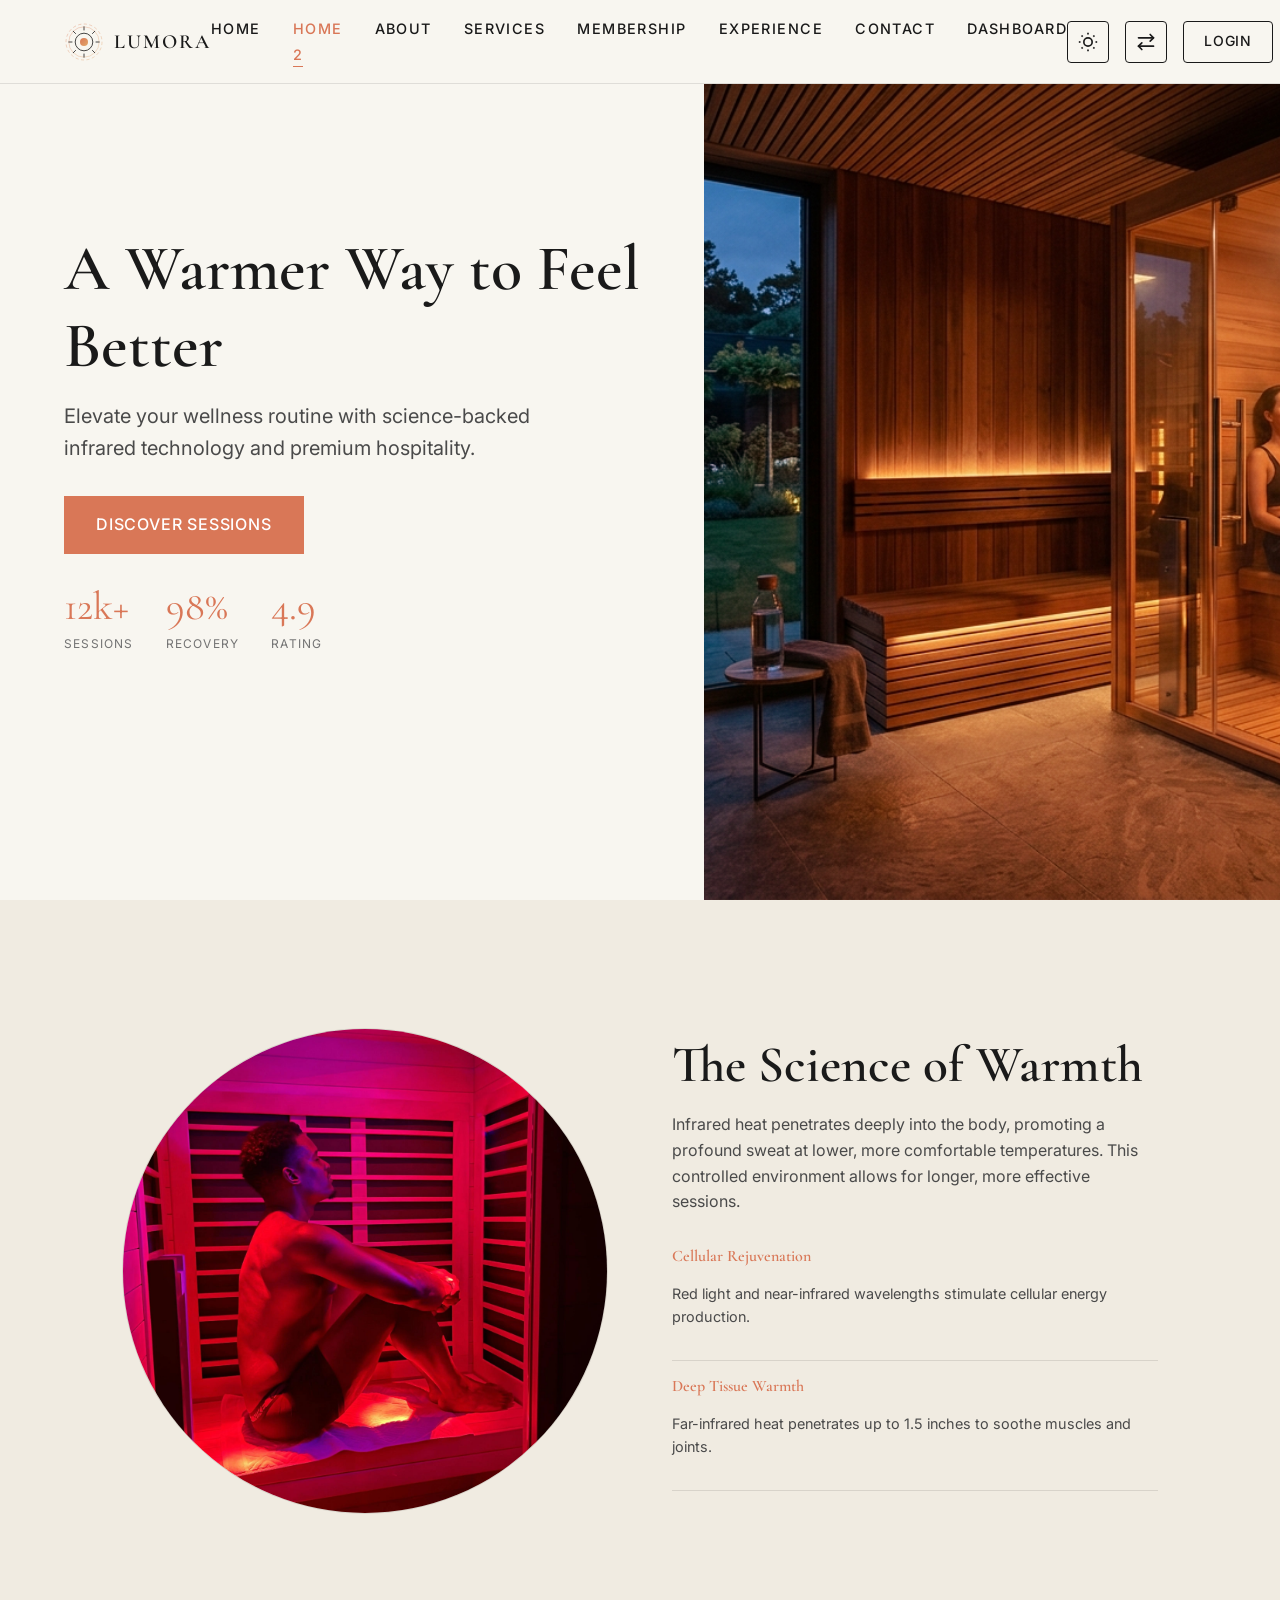
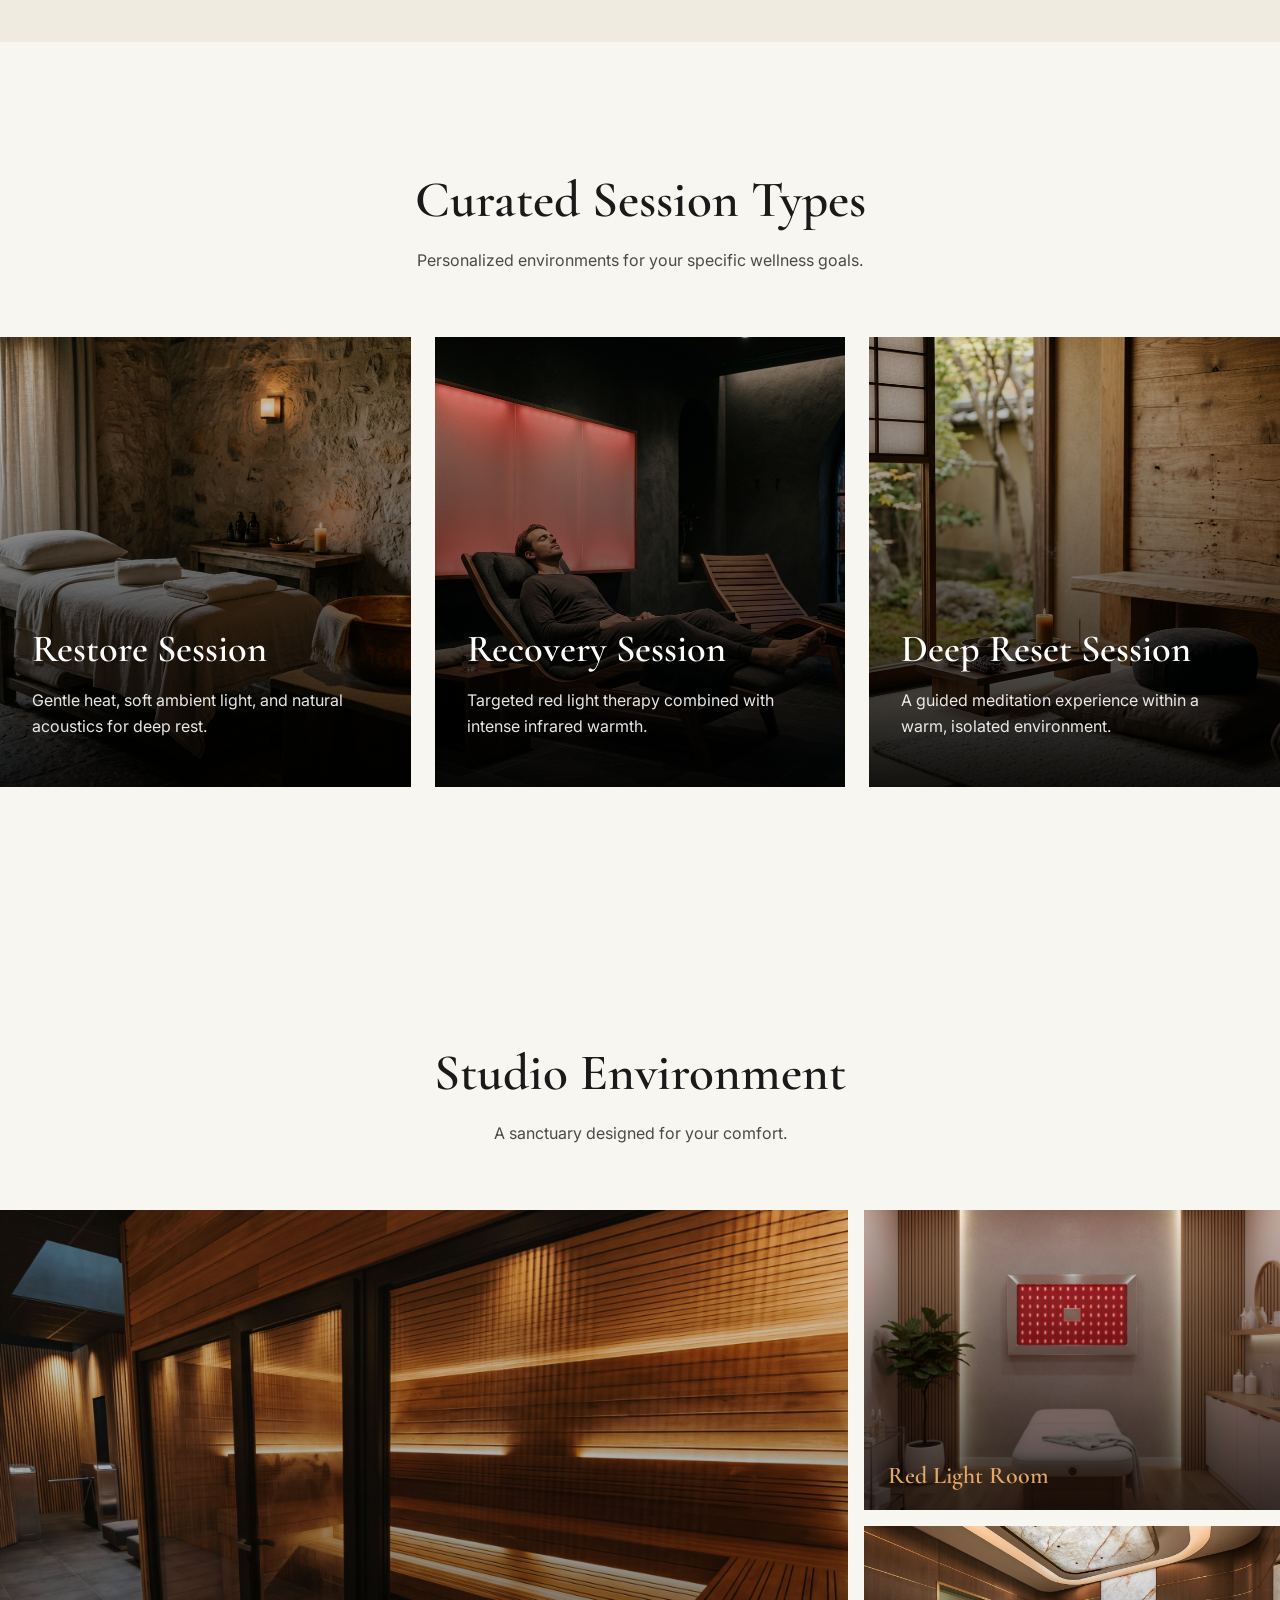
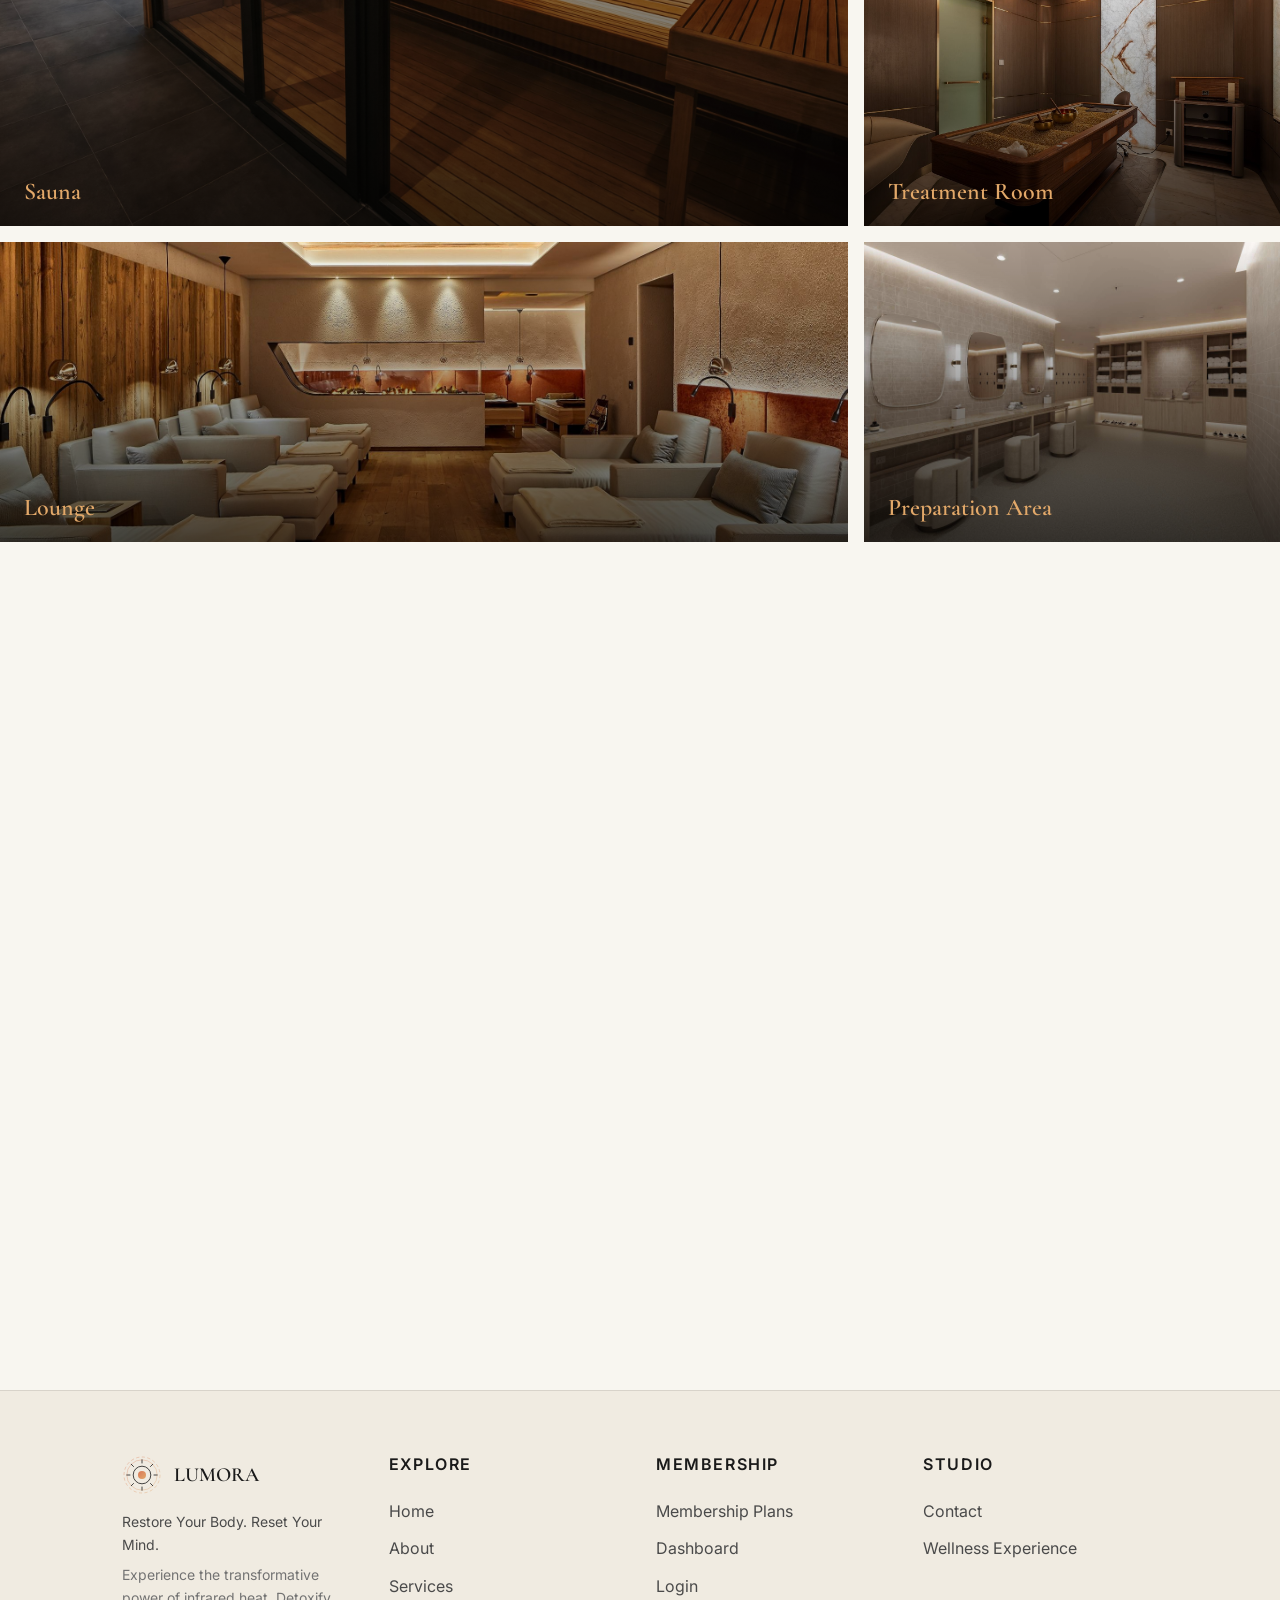
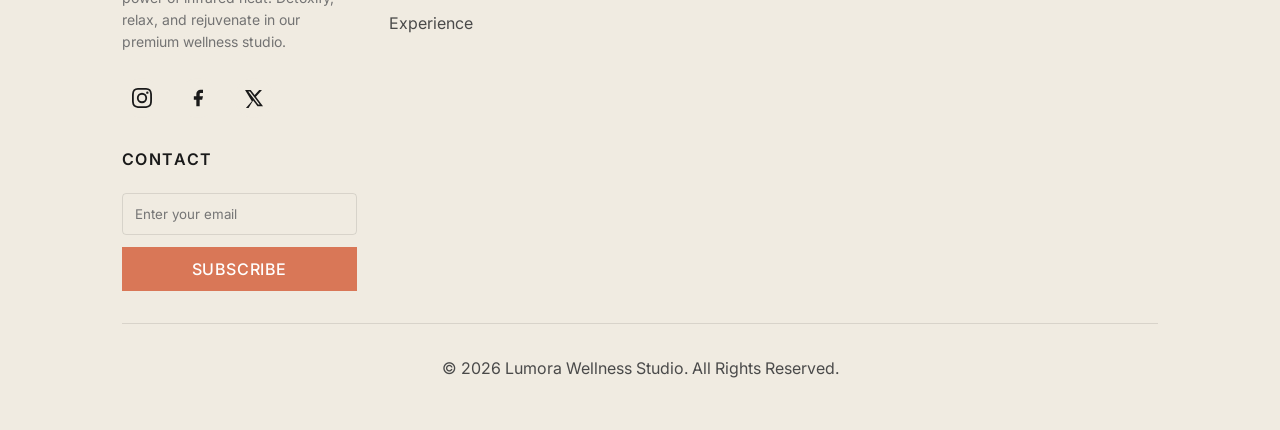
<file: home-2.html>
<!DOCTYPE html>
<html lang="en" data-theme="light" dir="ltr">

<head>
  <meta charset="UTF-8">
  <meta name="viewport" content="width=device-width, initial-scale=1.0">
  <title>LUMORA WELLNESS | Home 2</title>
  <meta name="description" content="A Warmer Way to Feel Better. Discover the science of infrared wellness.">
  <link rel="icon" type="image/svg+xml" href="favicon-dark.svg">
  <link rel="stylesheet" href="assets/css/style.css">

  <style>
    /* Home 2 Specific Styles */

    /* Immersive Hero (Split Screen) */
    .hero-split {
      display: flex;
      min-height: 100vh;
      flex-wrap: wrap;
    }

    .hero-split-content {
      flex: 1;
      min-width: 300px;
      display: flex;
      flex-direction: column;
      justify-content: center;
      padding: 10% 5%;
      background-color: var(--bg-primary);
    }

    .hero-split-image {
      flex: 1;
      min-width: 300px;
      position: relative;
      overflow: hidden;
    }

    .hero-split-image img {
      width: 200%;
      max-width: none;
      height: 100%;
      object-fit: cover;
      object-position: left center;
    }

    .heat-viz {
      position: absolute;
      top: 0;
      left: 0;
      width: 100%;
      height: 100%;
      background: linear-gradient(45deg, rgba(217, 119, 87, 0.4), transparent);
      mix-blend-mode: overlay;
      animation: heatShimmer 5s infinite alternate ease-in-out;
      pointer-events: none;
    }

    @keyframes heatShimmer {
      0% {
        opacity: 0.3;
        transform: scale(1);
      }

      100% {
        opacity: 0.7;
        transform: scale(1.05);
      }
    }

    /* Science of Warmth */
    .science-section {
      background-color: var(--bg-secondary);
      padding: var(--spacing-xl) 5%;
    }

    .science-grid {
      display: grid;
      grid-template-columns: 1fr 1fr;
      gap: var(--spacing-lg);
      align-items: center;
    }

    .science-diagram {
      position: relative;
      border-radius: 50%;
      overflow: hidden;
      aspect-ratio: 1;
      border: 1px solid var(--border);
    }

    .science-diagram img {
      width: 100%;
      height: 100%;
      object-fit: cover;
    }

    /* Session Types (Bento-ish) */
    .sessions-grid {
      display: grid;
      grid-template-columns: repeat(3, 1fr);
      gap: 1.5rem;
      margin-top: var(--spacing-lg);
    }

    .session-card {
      position: relative;
      height: 450px;
      overflow: hidden;
      display: flex;
      flex-direction: column;
      justify-content: flex-end;
      padding: var(--spacing-md);
      color: #fff;
    }

    .session-card img {
      position: absolute;
      top: 0;
      left: 0;
      width: 100%;
      height: 100%;
      z-index: -1;
      transition: transform var(--transition-slow);
    }

    .session-card:hover img {
      transform: scale(1.05);
    }

    .session-card .overlay {
      position: absolute;
      top: 0;
      left: 0;
      width: 100%;
      height: 100%;
      z-index: -1;
      background: linear-gradient(to top, rgba(0, 0, 0, 0.9), rgba(0, 0, 0, 0.1));
    }

    /* Studio Environment Gallery */
    .gallery-grid {
      display: grid;
      grid-template-columns: repeat(3, 1fr);
      grid-auto-rows: 300px;
      gap: 1rem;
      margin-top: var(--spacing-lg);
    }

    .gallery-item {
      position: relative;
      overflow: hidden;
    }

    .gallery-item img {
      width: 100%;
      height: 100%;
      object-fit: cover;
      transition: transform var(--transition-normal);
    }

    .gallery-item:hover img {
      transform: scale(1.03);
    }

    .gallery-item:nth-child(1) {
      grid-column: span 2;
      grid-row: span 2;
    }

    .gallery-item:nth-child(4) {
      grid-column: span 2;
    }

    /* Member Progress */
    .progress-dashboard {
      background-color: var(--bg-primary);
      border: 1px solid var(--border);
      padding: var(--spacing-md);
      border-radius: var(--radius-lg);
      box-shadow: var(--shadow);
      display: grid;
      grid-template-columns: repeat(auto-fit, minmax(200px, 1fr));
      gap: 2rem;
      margin-top: var(--spacing-md);
    }

    .stat-card {
      text-align: center;
    }

    .stat-value {
      font-family: var(--font-heading);
      font-size: 3rem;
      color: var(--accent);
      margin-bottom: 0.5rem;
    }

    /* Login Experience */
    .inline-login {
      display: flex;
      min-height: 80vh;
      background-color: var(--bg-tertiary);
    }

    .login-form-container {
      flex: 1;
      padding: 5%;
      display: flex;
      flex-direction: column;
      justify-content: center;
      max-width: 500px;
      margin: 0 auto;
    }

    .form-group {
      margin-bottom: 1.5rem;
    }

    .form-group label {
      display: block;
      margin-bottom: 0.5rem;
      font-size: 0.875rem;
      font-weight: 500;
    }

    .form-group input {
      width: 100%;
      padding: 1rem;
      border: 1px solid var(--border);
      background: var(--bg-primary);
      color: var(--text-primary);
      font-family: var(--font-body);
      transition: border-color var(--transition-fast);
    }

    .form-group input:focus {
      outline: none;
      border-color: var(--accent);
    }

    @media (max-width: 1024px) {
      .sessions-grid {
        grid-template-columns: 1fr;
        padding: 0 5%;
      }
      
      .hero-split {
        flex-direction: column;
      }

      .hero-split-image {
        min-height: 400px;
      }

      .hero-split-content {
        align-items: center;
        text-align: center;
        padding-top: 120px;
      }
    }

    @media (max-width: 768px) {
      .hero-title {
        font-size: 2.5rem;
      }

      .science-grid,
      .sessions-grid {
        grid-template-columns: 1fr;
        padding: 0 5%;
      }

      .split-card {
        flex-direction: column;
      }

      .gallery-grid {
        grid-template-columns: repeat(2, 1fr);
        grid-auto-rows: 250px;
      }

      .gallery-item:nth-child(1) {
        grid-column: span 2;
      }

      .gallery-item:nth-child(4) {
        grid-column: span 1;
      }

      .inline-login {
        flex-direction: column;
      }
    }
    @media (max-width: 575px) {
      .science-grid,
      .sessions-grid {
        grid-template-columns: 1fr;
      }
      .science-grid > :nth-child(3),
      .sessions-grid > :nth-child(3) {
        grid-column: auto;
        justify-self: stretch;
        width: 100%;
      }
      .gallery-grid {
        grid-template-columns: 1fr;
        grid-auto-rows: 250px;
      }
      .gallery-item:nth-child(1),
      .gallery-item:nth-child(4) {
        grid-column: span 1;
      }
    }
  </style>
</head>

<body>

  <!-- Global Navbar -->
  <nav class="navbar scrolled"> <!-- Default scrolled for non-hero overlay -->
    <a href="index.html" class="nav-brand" style="text-decoration: none; color: inherit;">
      <svg xmlns="http://www.w3.org/2000/svg" width="40" height="40" viewBox="0 0 100 100" >
  <defs>
    <linearGradient id="warmGradient" x1="0%" y1="0%" x2="100%" y2="100%">
      <stop offset="0%" stop-color="#D97757" /> <!-- Copper / Terracotta -->
      <stop offset="100%" stop-color="#E2A869" /> <!-- Amber -->
    </linearGradient>
  </defs>
  
  <!-- Outer Energy Rings -->
  <circle cx="50" cy="50" r="45" fill="none" stroke="url(#warmGradient)" stroke-width="1.5" stroke-dasharray="8 6" opacity="0.6"/>
  <circle cx="50" cy="50" r="38" fill="none" stroke="url(#warmGradient)" stroke-width="1" opacity="0.8"/>
  
  <!-- Core Sun/Infrared Element -->
  <circle cx="50" cy="50" r="22" fill="none" stroke="currentColor" stroke-width="2"/>
  
  <!-- Minimalist Geometric Rays -->
  <g stroke="currentColor" stroke-width="2" stroke-linecap="round">
    <line x1="50" y1="12" x2="50" y2="20" />
    <line x1="50" y1="80" x2="50" y2="88" />
    <line x1="12" y1="50" x2="20" y2="50" />
    <line x1="80" y1="50" x2="88" y2="50" />
    
    <line x1="23.1" y1="23.1" x2="28.8" y2="28.8" />
    <line x1="71.2" y1="71.2" x2="76.9" y2="76.9" />
    <line x1="23.1" y1="76.9" x2="28.8" y2="71.2" />
    <line x1="71.2" y1="28.8" x2="76.9" y2="23.1" />
  </g>

  <!-- Central Glow / Inner Circle -->
  <circle cx="50" cy="50" r="10" fill="url(#warmGradient)"/>
</svg>

      <span style="font-family: var(--font-heading); font-size: 1.25rem; letter-spacing: 0.1em; font-weight: 600;">LUMORA</span>
    </a>
    <ul class="nav-links">
      <li><a href="index.html">Home</a></li>
      <li><a href="home-2.html" class="active">Home 2</a></li>
      <li><a href="about.html">About</a></li>
      <li><a href="services.html">Services</a></li>
      <li><a href="membership.html">Membership</a></li>
      <li><a href="experience.html">Experience</a></li>
      <li><a href="contact.html">Contact</a></li>
      <li><a href="dashboard.html">Dashboard</a></li>
    </ul>
    <div class="nav-actions">
      <button class="icon-btn theme-toggle" aria-label="Toggle Theme">
        <svg viewBox="0 0 24 24" width="20" height="20" stroke="currentColor" stroke-width="2" fill="none">
          <circle cx="12" cy="12" r="5"></circle>
          <line x1="12" y1="1" x2="12" y2="3"></line>
          <line x1="12" y1="21" x2="12" y2="23"></line>
          <line x1="4.22" y1="4.22" x2="5.64" y2="5.64"></line>
          <line x1="18.36" y1="18.36" x2="19.78" y2="19.78"></line>
          <line x1="1" y1="12" x2="3" y2="12"></line>
          <line x1="21" y1="12" x2="23" y2="12"></line>
          <line x1="4.22" y1="19.78" x2="5.64" y2="18.36"></line>
          <line x1="18.36" y1="5.64" x2="19.78" y2="4.22"></line>
        </svg>
      </button>
      <button class="icon-btn rtl-toggle" aria-label="Toggle RTL">
        <svg viewBox="0 0 24 24" width="20" height="20" stroke="currentColor" stroke-width="2" fill="none"
          stroke-linecap="round" stroke-linejoin="round">
          <path d="M17 3l4 4-4 4" />
          <path d="M3 7h18" />
          <path d="M7 21l-4-4 4-4" />
          <path d="M21 17H3" />
        </svg>
      </button>
      <a href="login.html" class="btn btn-outline">Login</a>
      <div class="hamburger">
        <span></span><span></span><span></span>
      </div>
    </div>
  </nav>

  <!-- Mobile Menu -->
  <div class="mobile-menu">
    <button class="close-menu">&times;</button>
    <ul class="nav-links" style="display: flex;">
      <li><a href="index.html">Home</a></li>
      <li><a href="home-2.html" class="active">Home 2</a></li>
      <li><a href="about.html">About</a></li>
      <li><a href="services.html">Services</a></li>
      <li><a href="membership.html">Membership</a></li>
      <li><a href="experience.html">Experience</a></li>
      <li><a href="contact.html">Contact</a></li>
      <li><a href="dashboard.html">Dashboard</a></li>
    </ul>

    <div class="mobile-actions">
      <button class="icon-btn theme-toggle" aria-label="Toggle Theme">
        <svg viewBox="0 0 24 24" width="20" height="20" stroke="currentColor" stroke-width="2" fill="none"><circle cx="12" cy="12" r="5"></circle><line x1="12" y1="1" x2="12" y2="3"></line><line x1="12" y1="21" x2="12" y2="23"></line><line x1="4.22" y1="4.22" x2="5.64" y2="5.64"></line><line x1="18.36" y1="18.36" x2="19.78" y2="19.78"></line><line x1="1" y1="12" x2="3" y2="12"></line><line x1="21" y1="12" x2="23" y2="12"></line><line x1="4.22" y1="19.78" x2="5.64" y2="18.36"></line><line x1="18.36" y1="5.64" x2="19.78" y2="4.22"></line></svg>
      </button>
      <button class="icon-btn rtl-toggle" aria-label="Toggle RTL">
        <svg viewBox="0 0 24 24" width="20" height="20" stroke="currentColor" stroke-width="2" fill="none" stroke-linecap="round" stroke-linejoin="round"><path d="M17 3l4 4-4 4"/><path d="M3 7h18"/><path d="M7 21l-4-4 4-4"/><path d="M21 17H3"/></svg>
      </button>
    </div>
    <div class="mobile-cta">
      <a href="login.html" class="btn btn-outline">Login</a>
    </div>
  </div>

  <main>
    <!-- Section 01: Split Hero -->
    <section class="hero-split">
      <div class="hero-split-content fade-up">
        <h1 style="font-size: clamp(3rem, 5vw, 4.5rem);">A Warmer Way to Feel Better</h1>
        <p style="font-size: 1.25rem; margin-bottom: 2rem; max-width: 500px;">Elevate your wellness routine with
          science-backed infrared technology and premium hospitality.</p>
        <div style="margin-bottom: 2rem;">
          <a href="services.html" class="btn btn-primary">Discover Sessions</a>
        </div>
        
        <!-- Stats -->
        <div class="progress-dashboard" style="background: transparent; border: none; padding: 0; box-shadow: none; margin-top: 0; display: flex; gap: 2rem; flex-wrap: wrap;">
          <div class="stat-card" style="text-align: left;">
            <div class="stat-value" style="font-size: 2.5rem; line-height: 1;">12k+</div>
            <p style="text-transform: uppercase; letter-spacing: 0.1em; font-size: 0.75rem; color: var(--text-muted); margin-top: 0.5rem;">Sessions</p>
          </div>
          <div class="stat-card" style="text-align: left;">
            <div class="stat-value" style="font-size: 2.5rem; line-height: 1;">98%</div>
            <p style="text-transform: uppercase; letter-spacing: 0.1em; font-size: 0.75rem; color: var(--text-muted); margin-top: 0.5rem;">Recovery</p>
          </div>
          <div class="stat-card" style="text-align: left;">
            <div class="stat-value" style="font-size: 2.5rem; line-height: 1;">4.9</div>
            <p style="text-transform: uppercase; letter-spacing: 0.1em; font-size: 0.75rem; color: var(--text-muted); margin-top: 0.5rem;">Rating</p>
          </div>
        </div>
      </div>
      <div class="hero-split-image">
        <img src="assets/images/generated/home2_hero_sauna.jpg" alt="Alternative Sauna Hero">
        <div class="heat-viz"></div>
      </div>
    </section>

    <!-- Section 02: Science of Warmth -->
    <section class="science-section">
      <div class="container science-grid">
        <div class="science-diagram fade-up">
          <img src="assets/images/The%20Science%20of%20Warmth.png" alt="Science of Warmth">
        </div>
        <div class="fade-up">
          <h2>The Science of Warmth</h2>
          <p>Infrared heat penetrates deeply into the body, promoting a profound sweat at lower, more comfortable
            temperatures. This controlled environment allows for longer, more effective sessions.</p>
          <ul style="list-style: none; margin-top: 2rem;">
            <li style="margin-bottom: 1rem; border-bottom: 1px solid var(--border); padding-bottom: 1rem;">
              <h4 style="color: var(--accent);">Cellular Rejuvenation</h4>
              <p style="font-size: 0.9rem;">Red light and near-infrared wavelengths stimulate cellular energy
                production.</p>
            </li>
            <li style="margin-bottom: 1rem; border-bottom: 1px solid var(--border); padding-bottom: 1rem;">
              <h4 style="color: var(--accent);">Deep Tissue Warmth</h4>
              <p style="font-size: 0.9rem;">Far-infrared heat penetrates up to 1.5 inches to soothe muscles and joints.
              </p>
            </li>
          </ul>
        </div>
      </div>
    </section>

    <!-- Section 03: Session Types -->
    <section class="section-padding container">
      <div class="text-center fade-up">
        <h2>Curated Session Types</h2>
        <p>Personalized environments for your specific wellness goals.</p>
      </div>

      <div class="sessions-grid">
        <div class="session-card fade-up">
          <img src="assets/images/generated/home2_session_restore.jpg" alt="Restore Session" loading="lazy">
          <div class="overlay"></div>
          <h3 style="color: #fff; z-index: 1;">Restore Session</h3>
          <p style="color: rgba(255, 255, 255, 0.9); z-index: 1;">Gentle heat, soft ambient light, and natural acoustics for deep rest.</p>
        </div>
        <div class="session-card fade-up">
          <img src="assets/images/generated/home2_session_recover.jpg" alt="Recovery Session" loading="lazy">
          <div class="overlay"></div>
          <h3 style="color: #fff; z-index: 1;">Recovery Session</h3>
          <p style="color: rgba(255, 255, 255, 0.9); z-index: 1;">Targeted red light therapy combined with intense infrared warmth.</p>
        </div>
        <div class="session-card fade-up">
          <img src="assets/images/generated/home_benefit_mindful.jpg" alt="Deep Reset Session" loading="lazy">
          <div class="overlay"></div>
          <h3 style="color: #fff; z-index: 1;">Deep Reset Session</h3>
          <p style="color: rgba(255, 255, 255, 0.9); z-index: 1;">A guided meditation experience within a warm, isolated environment.</p>
        </div>
      </div>
    </section>

    <!-- Section 04: Studio Environment Gallery -->
    <section class="section-padding container">
      <div class="text-center fade-up">
        <h2>Studio Environment</h2>
        <p>A sanctuary designed for your comfort.</p>
      </div>

      <div class="gallery-grid">
        <div class="gallery-item fade-up">
          <img src="assets/images/Sauna.png" alt="Sauna" loading="lazy">
          <div class="gallery-overlay" style="position: absolute; top: 0; left: 0; width: 100%; height: 100%; background: linear-gradient(to top, rgba(0,0,0,0.7), transparent); pointer-events: none;"></div>
          <h3 style="position: absolute; bottom: 20px; left: 24px; color: var(--accent-soft); z-index: 1; margin: 0; font-size: 1.5rem;">Sauna</h3>
        </div>
        <div class="gallery-item fade-up">
          <img src="assets/images/Red%20Light%20Room.png" alt="Red Light Room" loading="lazy">
          <div class="gallery-overlay" style="position: absolute; top: 0; left: 0; width: 100%; height: 100%; background: linear-gradient(to top, rgba(0,0,0,0.7), transparent); pointer-events: none;"></div>
          <h3 style="position: absolute; bottom: 20px; left: 24px; color: var(--accent-soft); z-index: 1; margin: 0; font-size: 1.5rem;">Red Light Room</h3>
        </div>
        <div class="gallery-item fade-up">
          <img src="assets/images/Treatment%20Room.png" alt="Treatment Room" loading="lazy">
          <div class="gallery-overlay" style="position: absolute; top: 0; left: 0; width: 100%; height: 100%; background: linear-gradient(to top, rgba(0,0,0,0.7), transparent); pointer-events: none;"></div>
          <h3 style="position: absolute; bottom: 20px; left: 24px; color: var(--accent-soft); z-index: 1; margin: 0; font-size: 1.5rem;">Treatment Room</h3>
        </div>
        <div class="gallery-item fade-up">
          <img src="assets/images/Lounge.png" alt="Lounge" loading="lazy">
          <div class="gallery-overlay" style="position: absolute; top: 0; left: 0; width: 100%; height: 100%; background: linear-gradient(to top, rgba(0,0,0,0.7), transparent); pointer-events: none;"></div>
          <h3 style="position: absolute; bottom: 20px; left: 24px; color: var(--accent-soft); z-index: 1; margin: 0; font-size: 1.5rem;">Lounge</h3>
        </div>
        <div class="gallery-item fade-up">
          <img src="assets/images/Preparation%20Area.png" alt="Preparation Area" loading="lazy">
          <div class="gallery-overlay" style="position: absolute; top: 0; left: 0; width: 100%; height: 100%; background: linear-gradient(to top, rgba(0,0,0,0.7), transparent); pointer-events: none;"></div>
          <h3 style="position: absolute; bottom: 20px; left: 24px; color: var(--accent-soft); z-index: 1; margin: 0; font-size: 1.5rem;">Preparation Area</h3>
        </div>
      </div>
    </section>


    <!-- Section 06: Wellness Philosophy -->
    <section class="split-info-section">
      <div class="split-info-image fade-up">
        <img src="assets/images/Our%20Philosophy%20of%20Care.png" alt="Wellness Philosophy">
      </div>
      <div class="split-info-content">
        <div class="fade-up">
          <h2>Our Philosophy of Care</h2>
          <p>At Lumora, we believe that true wellness goes beyond a single session. It is a continuous journey of
            restoring the body, resetting the mind, and reclaiming your natural vitality.</p>

          <ul style="list-style: none; padding: 0; margin: 2rem 0; display: flex; flex-direction: column; gap: 1rem;">
            <li style="display: flex; align-items: center; gap: 1rem;">
              <svg width="24" height="24" viewBox="0 0 24 24" fill="none" stroke="var(--accent)" stroke-width="2">
                <path d="M22 11.08V12a10 10 0 1 1-5.93-9.14"></path>
                <polyline points="22 4 12 14.01 9 11.01"></polyline>
              </svg>
              <span style="font-weight: 500;">Holistic Healing Approaches</span>
            </li>
            <li style="display: flex; align-items: center; gap: 1rem;">
              <svg width="24" height="24" viewBox="0 0 24 24" fill="none" stroke="var(--accent)" stroke-width="2">
                <path d="M22 11.08V12a10 10 0 1 1-5.93-9.14"></path>
                <polyline points="22 4 12 14.01 9 11.01"></polyline>
              </svg>
              <span style="font-weight: 500;">Science-Backed Infrared Therapy</span>
            </li>
            <li style="display: flex; align-items: center; gap: 1rem;">
              <svg width="24" height="24" viewBox="0 0 24 24" fill="none" stroke="var(--accent)" stroke-width="2">
                <path d="M22 11.08V12a10 10 0 1 1-5.93-9.14"></path>
                <polyline points="22 4 12 14.01 9 11.01"></polyline>
              </svg>
              <span style="font-weight: 500;">Personalized Wellness Plans</span>
            </li>
          </ul>

          <a href="about.html" class="btn btn-primary" style="display: inline-block; padding: 1rem 2rem;">Discover Our
            Story</a>
        </div>
      </div>
    </section>
  </main>

  <!-- Footer -->
  <footer>
    <div class="container">
      <div class="footer-grid">
        <div class="footer-col">
          <a href="index.html" style="display: flex; align-items: center; gap: 0.75rem; margin-bottom: 1rem; text-decoration: none; color: inherit;">
            <svg xmlns="http://www.w3.org/2000/svg" width="40" height="40" viewBox="0 0 100 100" >
  <defs>
    <linearGradient id="warmGradient" x1="0%" y1="0%" x2="100%" y2="100%">
      <stop offset="0%" stop-color="#D97757" /> <!-- Copper / Terracotta -->
      <stop offset="100%" stop-color="#E2A869" /> <!-- Amber -->
    </linearGradient>
  </defs>
  
  <!-- Outer Energy Rings -->
  <circle cx="50" cy="50" r="45" fill="none" stroke="url(#warmGradient)" stroke-width="1.5" stroke-dasharray="8 6" opacity="0.6"/>
  <circle cx="50" cy="50" r="38" fill="none" stroke="url(#warmGradient)" stroke-width="1" opacity="0.8"/>
  
  <!-- Core Sun/Infrared Element -->
  <circle cx="50" cy="50" r="22" fill="none" stroke="currentColor" stroke-width="2"/>
  
  <!-- Minimalist Geometric Rays -->
  <g stroke="currentColor" stroke-width="2" stroke-linecap="round">
    <line x1="50" y1="12" x2="50" y2="20" />
    <line x1="50" y1="80" x2="50" y2="88" />
    <line x1="12" y1="50" x2="20" y2="50" />
    <line x1="80" y1="50" x2="88" y2="50" />
    
    <line x1="23.1" y1="23.1" x2="28.8" y2="28.8" />
    <line x1="71.2" y1="71.2" x2="76.9" y2="76.9" />
    <line x1="23.1" y1="76.9" x2="28.8" y2="71.2" />
    <line x1="71.2" y1="28.8" x2="76.9" y2="23.1" />
  </g>

  <!-- Central Glow / Inner Circle -->
  <circle cx="50" cy="50" r="10" fill="url(#warmGradient)"/>
</svg>

            <span style="font-family: var(--font-heading); font-size: 1.25rem; font-weight: 600;">LUMORA</span>
          </a>
          <p style="font-size: 0.875rem; margin-bottom: 0.5rem;">Restore Your Body. Reset Your Mind.</p>
          <p style="font-size: 0.875rem; margin-bottom: 1.5rem; line-height: 1.6; color: var(--text-muted);">
            Experience the transformative power of infrared heat. Detoxify, relax, and rejuvenate in our premium
            wellness studio.
          </p>
          <div class="social-links">
            <a href="#" aria-label="Instagram"><svg viewBox="0 0 24 24">
                <path
                  d="M12 2.163c3.204 0 3.584.012 4.85.07 3.252.148 4.771 1.691 4.919 4.919.058 1.265.069 1.645.069 4.849 0 3.205-.012 3.584-.069 4.849-.149 3.225-1.664 4.771-4.919 4.919-1.266.058-1.644.07-4.85.07-3.204 0-3.584-.012-4.849-.07-3.26-.149-4.771-1.699-4.919-4.92-.058-1.265-.07-1.644-.07-4.849 0-3.204.013-3.583.07-4.849.149-3.227 1.664-4.771 4.919-4.919 1.266-.057 1.645-.069 4.849-.069zM12 0C8.741 0 8.333.014 7.053.072 2.695.272.273 2.69.073 7.052.014 8.333 0 8.741 0 12c0 3.259.014 3.668.072 4.948.2 4.358 2.618 6.78 6.98 6.98C8.333 23.986 8.741 24 12 24c3.259 0 3.668-.014 4.948-.072 4.354-.2 6.782-2.618 6.979-6.98.059-1.28.073-1.689.073-4.948 0-3.259-.014-3.667-.072-4.947-.196-4.354-2.617-6.78-6.979-6.98C15.668.014 15.259 0 12 0zm0 5.838a6.162 6.162 0 100 12.324 6.162 6.162 0 000-12.324zM12 16a4 4 0 110-8 4 4 0 010 8zm6.406-11.845a1.44 1.44 0 100 2.881 1.44 1.44 0 000-2.881z" />
              </svg></a>
            <a href="#" aria-label="Facebook"><svg viewBox="0 0 24 24">
                <path d="M18 2h-3a5 5 0 00-5 5v3H7v4h3v8h4v-8h3l1-4h-4V7a1 1 0 011-1h3z" />
              </svg></a>
            <a href="#" aria-label="X"><svg viewBox="0 0 24 24">
                <path
                  d="M18.244 2.25h3.308l-7.227 8.26 8.502 11.24H16.17l-5.214-6.817L4.99 24.75H1.68l7.73-8.835L1.254 2.25H8.08l4.713 6.231zm-1.161 17.52h1.833L7.084 4.126H5.117z" />
              </svg></a>
          </div>
        </div>
        <div class="footer-col">
          <h4>Explore</h4>
          <ul>
            <li><a href="index.html">Home</a></li>
            <li><a href="about.html">About</a></li>
            <li><a href="services.html">Services</a></li>
            <li><a href="experience.html">Experience</a></li>
          </ul>
        </div>
        <div class="footer-col">
          <h4>Membership</h4>
          <ul>
            <li><a href="membership.html">Membership Plans</a></li>
            <li><a href="dashboard.html">Dashboard</a></li>
            <li><a href="login.html">Login</a></li>
          </ul>
        </div>
        <div class="footer-col">
          <h4>Studio</h4>
          <ul>
            <li><a href="contact.html">Contact</a></li>
            <li><a href="experience.html">Wellness Experience</a></li>
          </ul>
        </div>
        <div class="footer-col">
          <h4>Contact</h4>
          <form style="display: flex; flex-direction: column; gap: 0.75rem;"
            onsubmit="event.preventDefault(); alert('Subscribed successfully!');">
            <input type="email" placeholder="Enter your email" required
              style="padding: 0.75rem; border: 1px solid var(--border); border-radius: var(--radius-sm); background: transparent; color: var(--text-primary); font-family: inherit; width: 100%; box-sizing: border-box;">
            <button type="submit" class="btn btn-primary"
              style="padding: 0.75rem; width: 100%; box-sizing: border-box;">Subscribe</button>
          </form>
        </div>
      </div>

      <div class="footer-bottom">
        <p>&copy; 2026 Lumora Wellness Studio. All Rights Reserved.</p>
      </div>
    </div>
  </footer>

  <script src="assets/js/main.js"></script>
  <script src="assets/js/interactions.js"></script>
  <script>
    document.getElementById('inline-login-form').addEventListener('submit', (e) => {
      e.preventDefault();
      localStorage.setItem('lumora_auth', 'true');
      window.location.href = 'dashboard.html';
    });
  </script>
  <!-- Back to Top Button -->
  <button id="backToTop" class="back-to-top" aria-label="Back to top">
    <svg viewBox="0 0 24 24" width="24" height="24" stroke="currentColor" stroke-width="2" fill="none"
      stroke-linecap="round" stroke-linejoin="round">
      <polyline points="18 15 12 9 6 15"></polyline>
    </svg>
  </button>
  <script>
    const backToTopBtn = document.getElementById('backToTop');
    if (backToTopBtn) {
      window.addEventListener('scroll', () => {
        if (window.scrollY > 300) {
          backToTopBtn.classList.add('visible');
        } else {
          backToTopBtn.classList.remove('visible');
        }
      });
      backToTopBtn.addEventListener('click', () => {
        window.scrollTo({ top: 0, behavior: 'smooth' });
      });
    }
  </script>
</body>

</html>
</file>
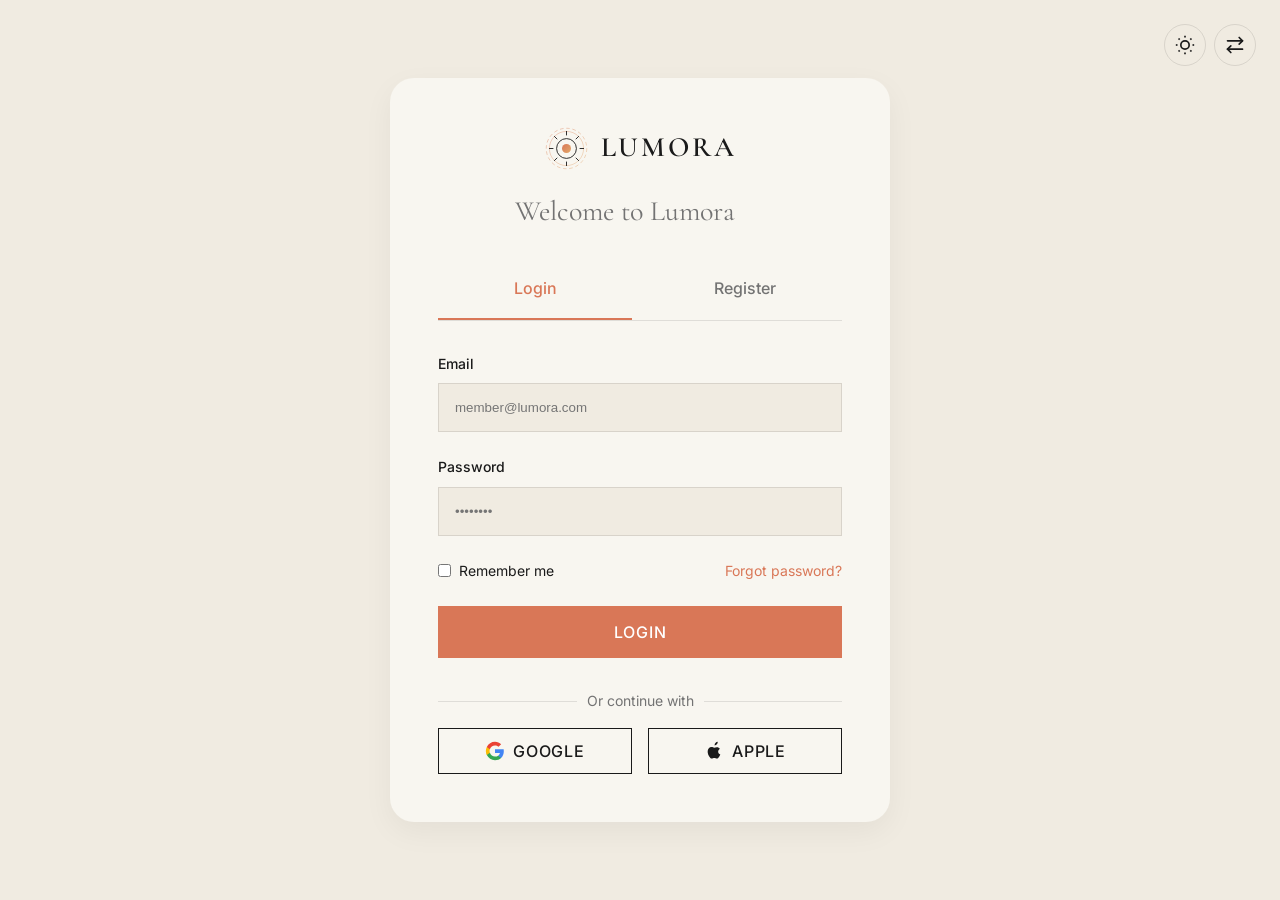
<file: login.html>
<!DOCTYPE html>
<html lang="en" data-theme="light" dir="ltr">
<head>
  <meta charset="UTF-8">
  <meta name="viewport" content="width=device-width, initial-scale=1.0">
  <title>LUMORA WELLNESS | Login</title>
  <meta name="description" content="Login to your Lumora Wellness Dashboard.">
  <link rel="icon" type="image/svg+xml" href="favicon-dark.svg">
  <link rel="stylesheet" href="assets/css/style.css">
  
  <style>
    .auth-page {
      display: flex; min-height: 100vh;
      align-items: center; justify-content: center;
      background: var(--bg-secondary);
      padding: 2rem;
    }
    .auth-container {
      width: 100%; max-width: 500px;
      display: flex;
      flex-direction: column;
    }
    .auth-card {
      background: var(--bg-primary);
      border-radius: var(--radius-lg);
      box-shadow: var(--shadow);
      padding: 3rem;
      width: 100%;
    }
    .auth-header { margin-bottom: 2rem; text-align: center; }
    
    .auth-tabs { display: flex; gap: 1rem; border-bottom: 1px solid var(--border); margin-bottom: 2rem; }
    .auth-tab {
      flex: 1; text-align: center; padding: 1rem; cursor: pointer;
      font-weight: 500; color: var(--text-muted);
      border-bottom: 2px solid transparent; transition: all var(--transition-fast);
    }
    .auth-tab.active { color: var(--accent); border-bottom-color: var(--accent); }
    
    .auth-panel { display: none; animation: fadeIn 0.3s; }
    .auth-panel.active { display: block; }
    @keyframes fadeIn { from { opacity: 0; } to { opacity: 1; } }

    .form-group { margin-bottom: 1.5rem; }
    .form-group label { display: block; margin-bottom: 0.5rem; font-size: 0.875rem; font-weight: 500; }
    .form-group input, .form-group select {
      width: 100%; padding: 1rem; border: 1px solid var(--border); background: var(--bg-secondary); color: var(--text-primary);
    }
    .form-group input:focus, .form-group select:focus { outline: none; border-color: var(--accent); }
    
    [dir="rtl"] input[type="email"],
    [dir="rtl"] input[type="password"],
    [dir="rtl"] input[type="tel"] { direction: ltr; text-align: left; }
    
    .page-controls { 
      position: absolute; top: 1.5rem; right: 1.5rem; 
      display: flex; gap: 0.5rem; z-index: 10; 
    }
    [dir="rtl"] .page-controls { right: auto; left: 1.5rem; }
    
    @media (max-width: 767px) {
      .page-controls { 
        position: static;
        justify-content: flex-end; 
        margin-bottom: 1rem; 
      }
      [dir="rtl"] .page-controls { justify-content: flex-start; }
    }
    
    .icon-btn {
      background: transparent; border: 1px solid var(--border); padding: 0.5rem;
      cursor: pointer; color: var(--text-primary);
      display: flex; align-items: center; justify-content: center;
      border-radius: 50%; transition: opacity var(--transition-fast);
    }
    .icon-btn:hover { opacity: 0.7; }
    
    .auth-options { display: flex; justify-content: space-between; margin-bottom: 1.5rem; font-size: 0.875rem; }
    .auth-options label, .auth-options a { white-space: nowrap; }
    .social-logins-flex { display: flex; gap: 1rem; }
    .auth-panel .btn { white-space: nowrap; }
    
    .auth-welcome { white-space: nowrap; text-align: center; margin: 0 auto; width: 100%; font-size: 1.75rem; font-weight: 400; color: var(--text-muted); }
    @media (min-width: 481px) {
      .auth-welcome { transform: translateX(-15px); }
      [dir="rtl"] .auth-welcome { transform: translateX(15px); }
    }
    
    @media (max-width: 480px) {
      .auth-page { padding: 2rem 1rem; }
      .auth-card { padding: 3rem 1.5rem; }
      .social-logins-flex { flex-direction: column; }
      .auth-options { font-size: 0.8rem; gap: 1rem; }
    }
  </style>
</head>
<body>

  <div class="auth-page">
    <div class="auth-container">
      <div class="page-controls">
        <button class="icon-btn theme-toggle" aria-label="Toggle Theme">
          <svg viewBox="0 0 24 24" width="20" height="20" stroke="currentColor" stroke-width="2" fill="none"><circle cx="12" cy="12" r="5"></circle><line x1="12" y1="1" x2="12" y2="3"></line><line x1="12" y1="21" x2="12" y2="23"></line><line x1="4.22" y1="4.22" x2="5.64" y2="5.64"></line><line x1="18.36" y1="18.36" x2="19.78" y2="19.78"></line><line x1="1" y1="12" x2="3" y2="12"></line><line x1="21" y1="12" x2="23" y2="12"></line><line x1="4.22" y1="19.78" x2="5.64" y2="18.36"></line><line x1="18.36" y1="5.64" x2="19.78" y2="4.22"></line></svg>
        </button>
        <button class="icon-btn rtl-toggle" aria-label="Toggle RTL">
          <svg viewBox="0 0 24 24" width="20" height="20" stroke="currentColor" stroke-width="2" fill="none" stroke-linecap="round" stroke-linejoin="round"><path d="M17 3l4 4-4 4"/><path d="M3 7h18"/><path d="M7 21l-4-4 4-4"/><path d="M21 17H3"/></svg>
        </button>
      </div>
      <div class="auth-card">
        <div class="auth-header">
        <a href="index.html" style="display: flex; align-items: center; justify-content: center; gap: 0.75rem; margin-bottom: 1.5rem; text-decoration: none;">
          <img src="favicon.svg" alt="LUMORA" width="45" height="45">
          <h1 style="font-family: var(--font-heading); font-size: 1.75rem; letter-spacing: 0.1em; font-weight: 600; text-transform: uppercase; margin: 0; color: var(--text-primary);">LUMORA</h1>
        </a>
        <h2 class="auth-welcome">Welcome to Lumora</h2>
      </div>

      <div class="auth-tabs">
        <div class="auth-tab active" data-target="login">Login</div>
        <div class="auth-tab" data-target="register">Register</div>
      </div>

      <!-- Login Panel -->
      <div class="auth-panel active" id="login-panel">
        <form id="login-form">
          <div class="form-group">
            <label>Email</label>
            <input type="email" required placeholder="member@lumora.com">
          </div>
          <div class="form-group">
            <label>Password</label>
            <input type="password" required placeholder="••••••••">
          </div>
          <div class="auth-options">
            <label style="display: flex; align-items: center; gap: 0.5rem;" dir="auto">
              <input type="checkbox"> Remember me
            </label>
            <a href="#" style="color: var(--accent);" dir="auto">Forgot password?</a>
          </div>
          <button type="submit" class="btn btn-primary" style="width: 100%;">Login</button>
        </form>
      </div>

      <!-- Register Panel -->
      <div class="auth-panel" id="register-panel">
        <form id="register-form">
          <div class="form-group">
            <label>Full Name</label>
            <input type="text" required>
          </div>
          <div class="form-group">
            <label>Email</label>
            <input type="email" required>
          </div>
          <div class="form-group">
            <label>Phone</label>
            <input type="tel">
          </div>
          <div class="form-group">
            <label>Membership Interest</label>
            <select>
              <option>Essential</option>
              <option>Restore</option>
              <option>Unlimited</option>
              <option>Elite</option>
            </select>
          </div>
          <div class="form-group">
            <label>Password</label>
            <input type="password" required>
          </div>
          <div class="form-group">
            <label>Confirm Password</label>
            <input type="password" required>
          </div>
          <div class="auth-options" style="justify-content: flex-start;">
            <label style="display: flex; align-items: center; gap: 0.5rem; white-space: normal;" dir="auto">
              <input type="checkbox" required> I agree to the <a href="#" style="color: var(--accent); margin-left: 0.25rem;">Terms & Conditions</a>
            </label>
          </div>
          <button type="submit" class="btn btn-primary" style="width: 100%;">Create Account</button>
        </form>
      </div>

      <!-- Social Logins -->
      <div style="margin-top: 2rem;">
        <div style="text-align: center; margin-bottom: 1rem; color: var(--text-muted); font-size: 0.875rem; position: relative;">
          <span style="background: var(--bg-primary); padding: 0 10px; position: relative; z-index: 1;">Or continue with</span>
          <div style="position: absolute; top: 50%; left: 0; right: 0; height: 1px; background: var(--border); z-index: 0;"></div>
        </div>
        <div class="social-logins-flex">
          <button type="button" class="btn btn-outline" style="flex: 1; display: flex; justify-content: center; align-items: center; gap: 0.5rem; padding: 0.75rem;">
            <svg width="20" height="20" viewBox="0 0 24 24"><path fill="#4285F4" d="M22.56 12.25c0-.78-.07-1.53-.2-2.25H12v4.26h5.92c-.26 1.37-1.04 2.53-2.21 3.31v2.77h3.57c2.08-1.92 3.28-4.74 3.28-8.09z"/><path fill="#34A853" d="M12 23c2.97 0 5.46-.98 7.28-2.66l-3.57-2.77c-.98.66-2.23 1.06-3.71 1.06-2.86 0-5.29-1.93-6.16-4.53H2.18v2.84C3.99 20.53 7.7 23 12 23z"/><path fill="#FBBC05" d="M5.84 14.09c-.22-.66-.35-1.36-.35-2.09s.13-1.43.35-2.09V7.07H2.18C1.43 8.55 1 10.22 1 12s.43 3.45 1.18 4.93l2.85-2.22.81-.62z"/><path fill="#EA4335" d="M12 5.38c1.62 0 3.06.56 4.21 1.64l3.15-3.15C17.45 2.09 14.97 1 12 1 7.7 1 3.99 3.47 2.18 7.07l3.66 2.84c.87-2.6 3.3-4.53 6.16-4.53z"/></svg> Google
          </button>
          <button type="button" class="btn btn-outline" style="flex: 1; display: flex; justify-content: center; align-items: center; gap: 0.5rem; padding: 0.75rem;">
            <svg width="20" height="20" viewBox="0 0 24 24"><path fill="currentColor" d="M17.05 20.28c-.98.95-2.05.8-3.08.35-1.09-.46-2.09-.48-3.24 0-1.44.62-2.2.44-3.06-.35C2.79 15.25 3.51 7.59 9.05 7.31c1.35.07 2.29.74 3.08.8 1.18-.04 2.24-.77 3.44-.73 1.47.05 2.74.67 3.53 1.86-3.04 1.76-2.58 5.77.47 7.04-.68 1.71-1.63 3.34-2.52 3.97zm-4.32-15c-.21-2.11 1.63-4.14 3.73-4.28.43 2.2-1.74 4.28-3.73 4.28z"/></svg> Apple
          </button>
        </div>
      </div>
    </div>
    </div>
  </div>



  <script src="assets/js/auth.js"></script>
  <script src="assets/js/interactions.js"></script>
<!-- Back to Top Button -->
<button id="backToTop" class="back-to-top" aria-label="Back to top">
  <svg viewBox="0 0 24 24" width="24" height="24" stroke="currentColor" stroke-width="2" fill="none" stroke-linecap="round" stroke-linejoin="round"><polyline points="18 15 12 9 6 15"></polyline></svg>
</button>
<script>
  const backToTopBtn = document.getElementById('backToTop');
  if (backToTopBtn) {
    window.addEventListener('scroll', () => {
      if (window.scrollY > 300) {
        backToTopBtn.classList.add('visible');
      } else {
        backToTopBtn.classList.remove('visible');
      }
    });
    backToTopBtn.addEventListener('click', () => {
      window.scrollTo({ top: 0, behavior: 'smooth' });
    });
  }
</script>
</body>
</html>
</file>
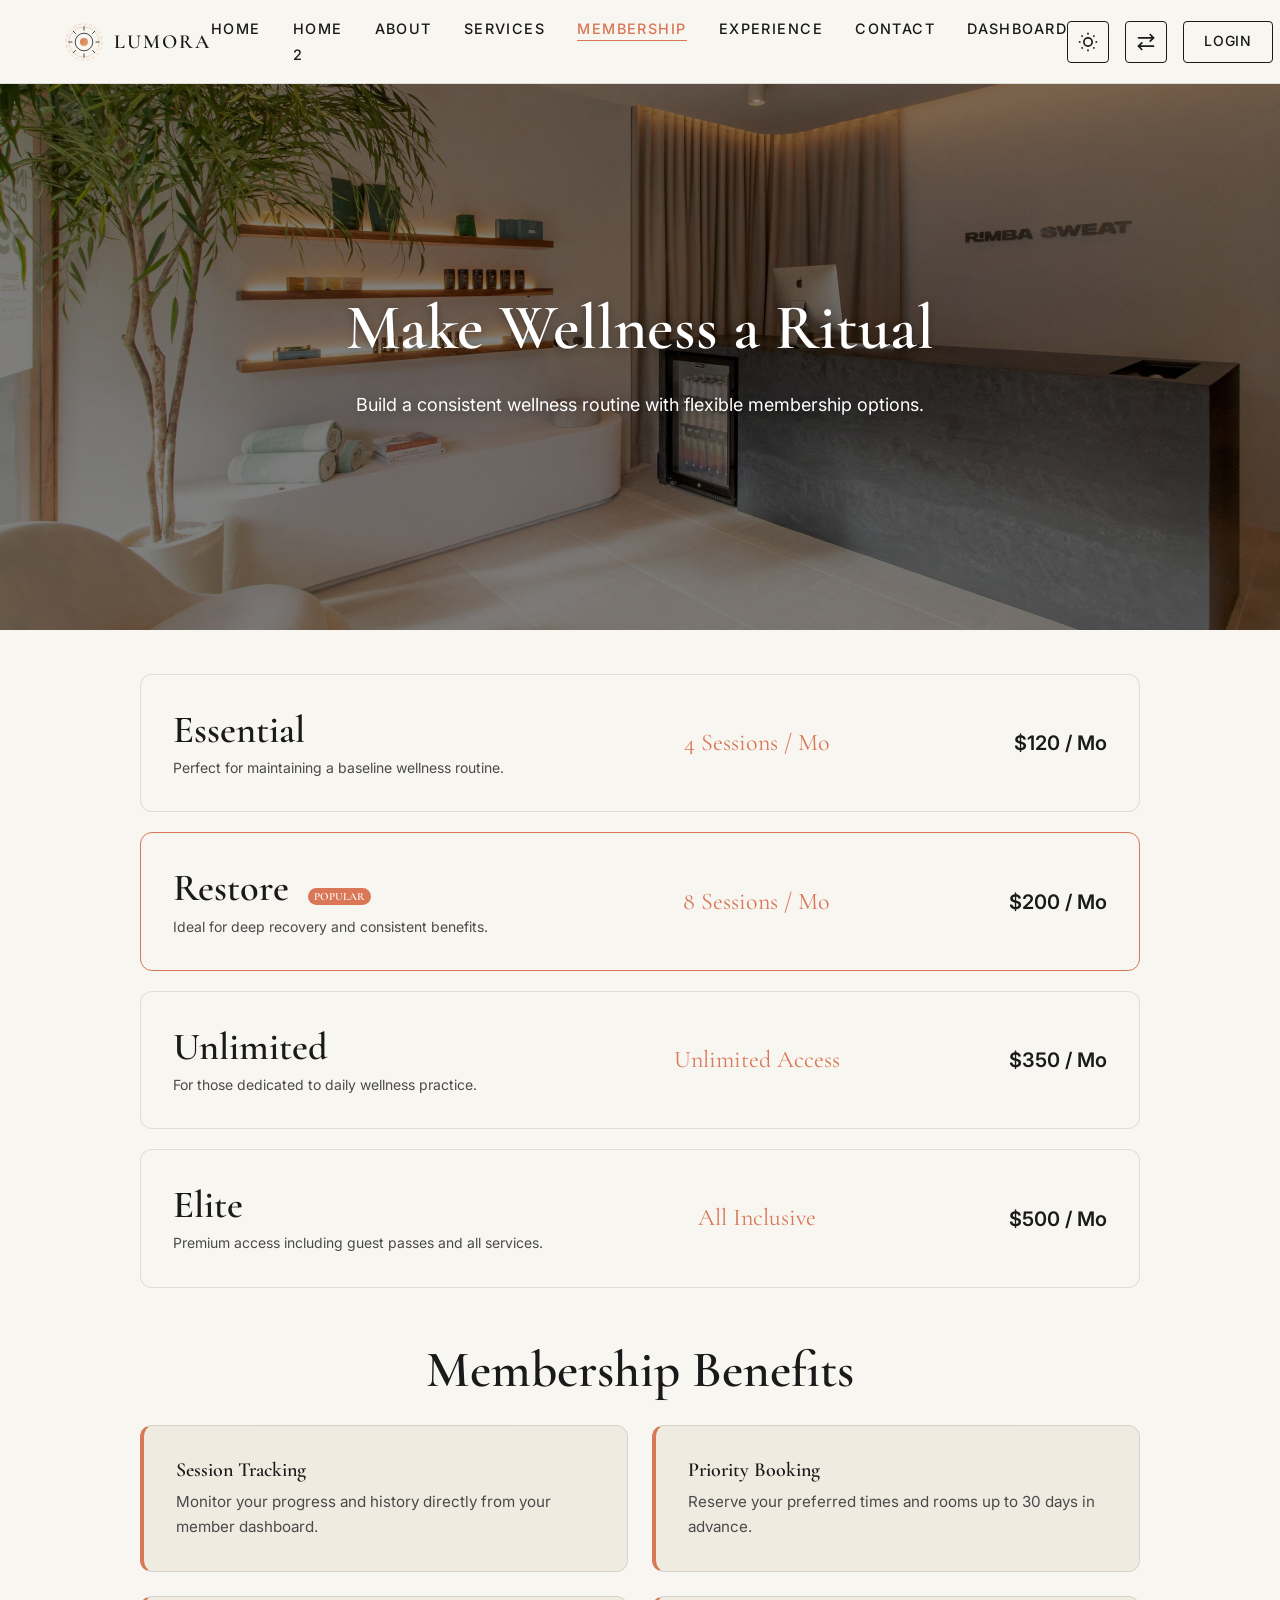
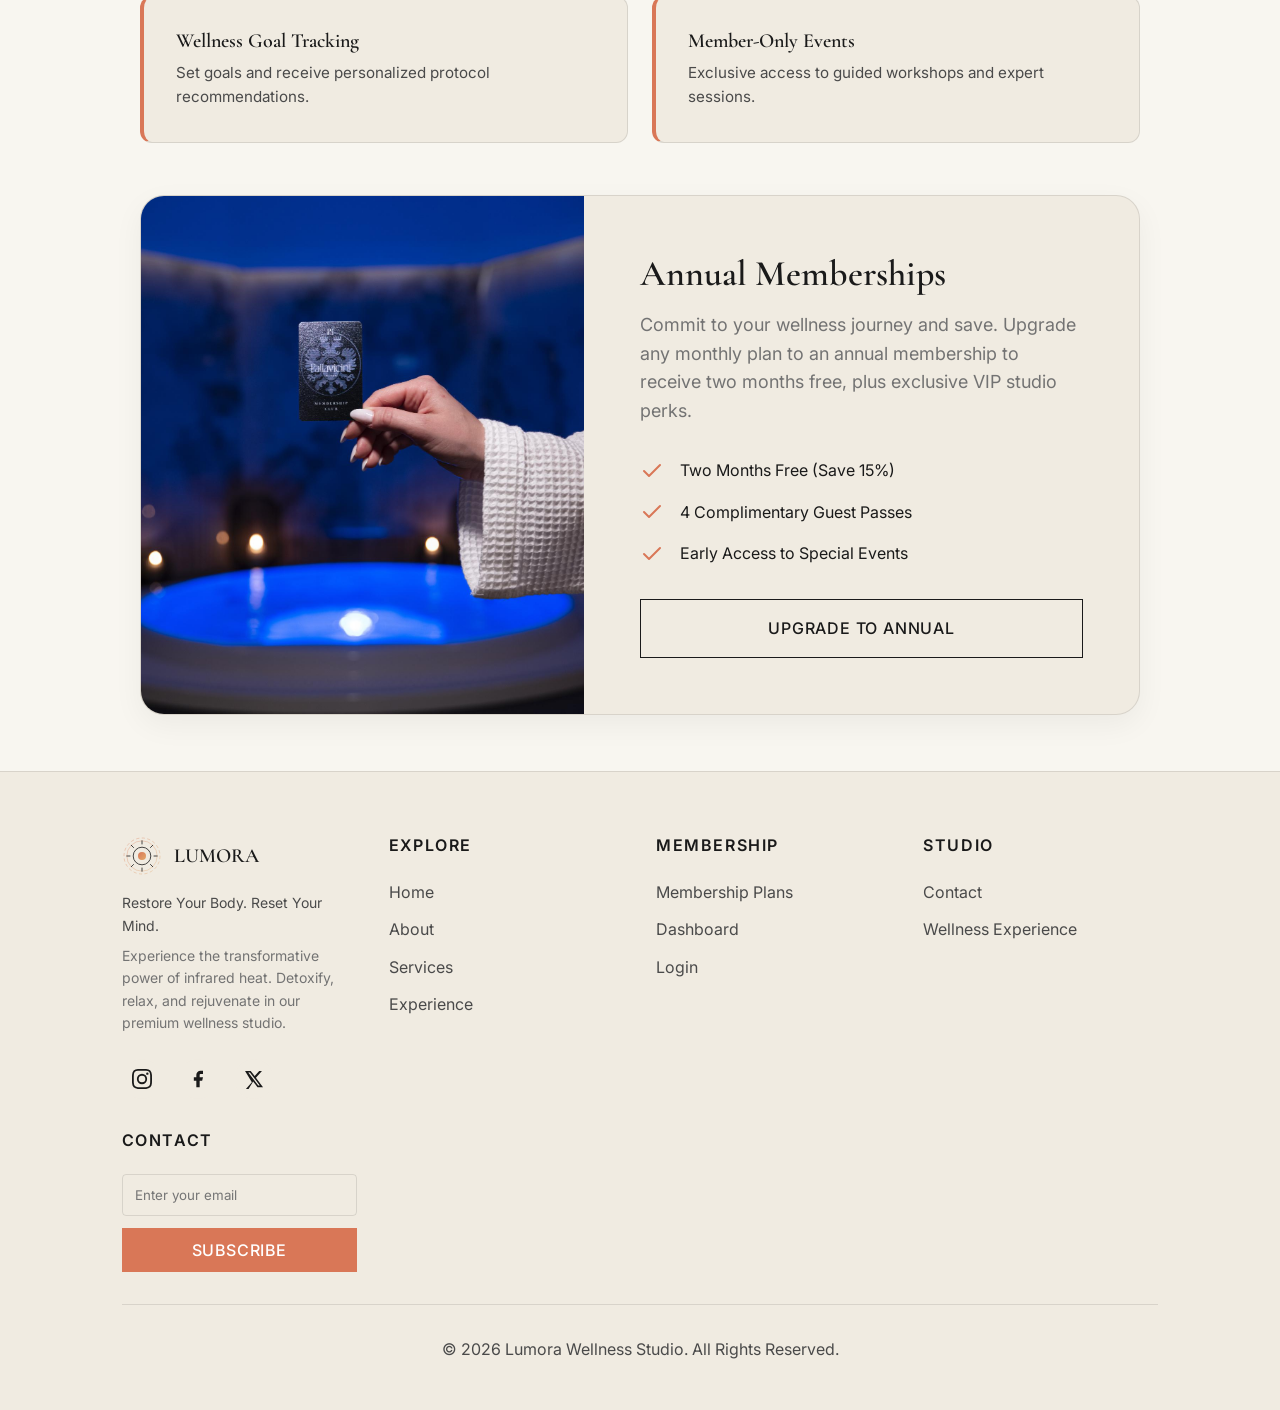
<file: membership.html>
<!DOCTYPE html>
<html lang="en" data-theme="light" dir="ltr">
<head>
  <meta charset="UTF-8">
  <meta name="viewport" content="width=device-width, initial-scale=1.0">
  <title>LUMORA WELLNESS | Membership</title>
  <meta name="description" content="Make wellness a ritual with Lumora memberships.">
  <link rel="icon" type="image/svg+xml" href="favicon-dark.svg">
  <link rel="stylesheet" href="assets/css/style.css">
  
  <style>
    .membership-hero {
      position: relative;
      min-height: 70vh;
      display: flex;
      flex-direction: column;
      align-items: center;
      justify-content: center;
      padding: 120px 5% 40px;
      text-align: center;
      margin-bottom: 2.75rem;
      background: linear-gradient(rgba(0,0,0,0.5), rgba(0,0,0,0.5)), url('assets/images/membership.png') center/cover no-repeat;
    }
    .membership-hero h1, .membership-hero p {
      color: #ffffff !important;
      text-shadow: 0 2px 10px rgba(0,0,0,0.3);
    }
    .membership-hero h1 { max-width: 100%; margin: 0 auto 1.5rem; }
    
    /* Section Wrappers & Clean Spacing */
    .pricing-section {
      margin-bottom: 3.25rem;
    }

    .pricing-table {
      display: flex;
      flex-direction: column;
      gap: 1.25rem;
      max-width: 1000px;
      margin: 0 auto;
    }
    .plan-row {
      display: flex;
      justify-content: space-between;
      align-items: center;
      padding: 2rem;
      background-color: var(--bg-primary);
      border: 1px solid var(--border);
      border-radius: var(--radius-md);
      transition: all var(--transition-fast);
      cursor: pointer;
    }
    .plan-row:hover {
      border-color: var(--accent);
      box-shadow: var(--shadow);
      transform: translateX(10px);
    }
    .plan-info { flex: 2; }
    .plan-info h3 { margin-bottom: 0.25rem; }
    .plan-info p { margin: 0; font-size: 0.875rem; }
    
    .plan-sessions { flex: 1; text-align: center; font-family: var(--font-heading); font-size: 1.5rem; color: var(--accent); }
    .plan-price { flex: 1; text-align: right; font-weight: 600; font-size: 1.25rem; }

    /* Membership Benefits Section */
    .benefits-section {
      margin-bottom: 3.25rem;
    }
    .benefits-title {
      text-align: center;
      margin-bottom: 1.5rem;
    }
    .benefits-title h2 {
      margin-bottom: 0;
    }
    .benefits-grid {
      display: grid;
      grid-template-columns: repeat(2, 1fr);
      gap: 1.5rem;
      max-width: 1000px;
      margin: 0 auto;
    }
    .benefit-item {
      padding: 2rem;
      background-color: var(--bg-secondary);
      border: 1px solid var(--border);
      border-left: 4px solid var(--accent);
      border-radius: var(--radius-md);
      transition: transform var(--transition-fast), border-color var(--transition-fast), box-shadow var(--transition-fast);
    }
    .benefit-item:hover {
      transform: translateY(-4px);
      border-color: var(--accent);
      box-shadow: var(--shadow);
    }
    .benefit-item h4 {
      margin-bottom: 0.5rem;
      color: var(--text-primary);
      font-size: 1.25rem;
    }
    .benefit-item p {
      margin: 0;
      color: var(--text-secondary);
      font-size: 0.95rem;
      line-height: 1.6;
    }

    /* Modal Overlay (handled in interactions.js) */
    .modal-overlay {
      position: fixed; top:0; left:0; width:100%; height:100%;
      background: var(--modal-overlay);
      display: flex; justify-content: center; align-items: center;
      opacity: 0; pointer-events: none;
      transition: opacity 0.3s ease;
      z-index: 2000;
      backdrop-filter: blur(5px);
    }
    .modal-overlay.active { opacity: 1; pointer-events: all; }
    .modal-content {
      background: var(--bg-primary);
      padding: var(--spacing-md);
      border-radius: var(--radius-md);
      width: 90%; max-width: 500px;
      position: relative;
      transform: scale(0.9);
      transition: transform 0.3s ease;
    }
    .modal-overlay.active .modal-content { transform: scale(1); }
    .close-modal {
      position: absolute; top: 1rem; right: 1rem;
      background: none; border: none; font-size: 1.5rem; cursor: pointer; color: var(--text-primary);
    }

    /* Corporate Section / Annual Memberships */
    .corporate-section-wrapper {
      margin-bottom: 3.5rem;
    }
    .corporate-section {
      display: flex;
      background: var(--bg-secondary);
      border: 1px solid var(--border);
      border-radius: var(--radius-lg);
      overflow: hidden;
      align-items: stretch;
      box-shadow: var(--shadow);
      max-width: 1000px;
      margin: 0 auto;
    }
    .corporate-image {
      flex: 1;
      min-height: 400px;
      position: relative;
    }
    .corporate-image img {
      position: absolute;
      top: 0; left: 0; width: 100%; height: 100%; object-fit: cover;
    }
    .corporate-content {
      flex: 1;
      padding: 3.5rem;
      display: flex;
      flex-direction: column;
      justify-content: center;
    }

    [dir="rtl"] .plan-row:hover {
      transform: translateX(-10px);
    }
    [dir="rtl"] .benefit-item {
      border-left: 1px solid var(--border);
      border-right: 4px solid var(--accent);
    }

    @media (max-width: 768px) {
      .membership-hero { margin-bottom: 2rem; }
      .pricing-section { margin-bottom: 2.25rem; }
      .benefits-section { margin-bottom: 2.25rem; }
      .corporate-section-wrapper { margin-bottom: 2.5rem; }
      .plan-row { flex-direction: column; align-items: flex-start; gap: 1rem; padding: 1.5rem; }
      .plan-sessions, .plan-price { text-align: left; }
      .benefits-grid { grid-template-columns: 1fr; gap: 1rem; }
      .corporate-section { flex-direction: column; }
      .corporate-image { width: 100%; min-height: 300px; }
      .corporate-content { padding: 2rem; align-items: center; text-align: center; }
      .corporate-content li { justify-content: center; text-align: center; }
    }
  </style>
</head>
<body>

  <nav class="navbar scrolled">
    <a href="index.html" class="nav-brand" style="text-decoration: none; color: inherit;">
      <svg xmlns="http://www.w3.org/2000/svg" width="40" height="40" viewBox="0 0 100 100" >
  <defs>
    <linearGradient id="warmGradient" x1="0%" y1="0%" x2="100%" y2="100%">
      <stop offset="0%" stop-color="#D97757" /> <!-- Copper / Terracotta -->
      <stop offset="100%" stop-color="#E2A869" /> <!-- Amber -->
    </linearGradient>
  </defs>
  
  <!-- Outer Energy Rings -->
  <circle cx="50" cy="50" r="45" fill="none" stroke="url(#warmGradient)" stroke-width="1.5" stroke-dasharray="8 6" opacity="0.6"/>
  <circle cx="50" cy="50" r="38" fill="none" stroke="url(#warmGradient)" stroke-width="1" opacity="0.8"/>
  
  <!-- Core Sun/Infrared Element -->
  <circle cx="50" cy="50" r="22" fill="none" stroke="currentColor" stroke-width="2"/>
  
  <!-- Minimalist Geometric Rays -->
  <g stroke="currentColor" stroke-width="2" stroke-linecap="round">
    <line x1="50" y1="12" x2="50" y2="20" />
    <line x1="50" y1="80" x2="50" y2="88" />
    <line x1="12" y1="50" x2="20" y2="50" />
    <line x1="80" y1="50" x2="88" y2="50" />
    
    <line x1="23.1" y1="23.1" x2="28.8" y2="28.8" />
    <line x1="71.2" y1="71.2" x2="76.9" y2="76.9" />
    <line x1="23.1" y1="76.9" x2="28.8" y2="71.2" />
    <line x1="71.2" y1="28.8" x2="76.9" y2="23.1" />
  </g>

  <!-- Central Glow / Inner Circle -->
  <circle cx="50" cy="50" r="10" fill="url(#warmGradient)"/>
</svg>

      <span style="font-family: var(--font-heading); font-size: 1.25rem; letter-spacing: 0.1em; font-weight: 600;">LUMORA</span>
    </a>
    <ul class="nav-links">
      <li><a href="index.html">Home</a></li>
      <li><a href="home-2.html">Home 2</a></li>
      <li><a href="about.html">About</a></li>
      <li><a href="services.html">Services</a></li>
      <li><a href="membership.html" class="active">Membership</a></li>
      <li><a href="experience.html">Experience</a></li>
      <li><a href="contact.html">Contact</a></li>
      <li><a href="dashboard.html">Dashboard</a></li>
    </ul>
    <div class="nav-actions">
      <button class="icon-btn theme-toggle" aria-label="Toggle Theme">
        <svg viewBox="0 0 24 24" width="20" height="20" stroke="currentColor" stroke-width="2" fill="none"><circle cx="12" cy="12" r="5"></circle><line x1="12" y1="1" x2="12" y2="3"></line><line x1="12" y1="21" x2="12" y2="23"></line><line x1="4.22" y1="4.22" x2="5.64" y2="5.64"></line><line x1="18.36" y1="18.36" x2="19.78" y2="19.78"></line><line x1="1" y1="12" x2="3" y2="12"></line><line x1="21" y1="12" x2="23" y2="12"></line><line x1="4.22" y1="19.78" x2="5.64" y2="18.36"></line><line x1="18.36" y1="5.64" x2="19.78" y2="4.22"></line></svg>
      </button>
      <button class="icon-btn rtl-toggle" aria-label="Toggle RTL">
        <svg viewBox="0 0 24 24" width="20" height="20" stroke="currentColor" stroke-width="2" fill="none" stroke-linecap="round" stroke-linejoin="round"><path d="M17 3l4 4-4 4"/><path d="M3 7h18"/><path d="M7 21l-4-4 4-4"/><path d="M21 17H3"/></svg>
      </button>
      <a href="login.html" class="btn btn-outline">Login</a>
      <div class="hamburger">
        <span></span><span></span><span></span>
      </div>
    </div>
  </nav>

  <!-- Mobile Menu -->
  <div class="mobile-menu">
    <button class="close-menu">&times;</button>
    <ul class="nav-links" style="display: flex;">
      <li><a href="index.html">Home</a></li>
      <li><a href="home-2.html">Home 2</a></li>
      <li><a href="about.html">About</a></li>
      <li><a href="services.html">Services</a></li>
      <li><a href="membership.html" class="active">Membership</a></li>
      <li><a href="experience.html">Experience</a></li>
      <li><a href="contact.html">Contact</a></li>
      <li><a href="dashboard.html">Dashboard</a></li>
    </ul>

    <div class="mobile-actions">
      <button class="icon-btn theme-toggle" aria-label="Toggle Theme">
        <svg viewBox="0 0 24 24" width="20" height="20" stroke="currentColor" stroke-width="2" fill="none"><circle cx="12" cy="12" r="5"></circle><line x1="12" y1="1" x2="12" y2="3"></line><line x1="12" y1="21" x2="12" y2="23"></line><line x1="4.22" y1="4.22" x2="5.64" y2="5.64"></line><line x1="18.36" y1="18.36" x2="19.78" y2="19.78"></line><line x1="1" y1="12" x2="3" y2="12"></line><line x1="21" y1="12" x2="23" y2="12"></line><line x1="4.22" y1="19.78" x2="5.64" y2="18.36"></line><line x1="18.36" y1="5.64" x2="19.78" y2="4.22"></line></svg>
      </button>
      <button class="icon-btn rtl-toggle" aria-label="Toggle RTL">
        <svg viewBox="0 0 24 24" width="20" height="20" stroke="currentColor" stroke-width="2" fill="none" stroke-linecap="round" stroke-linejoin="round"><path d="M17 3l4 4-4 4"/><path d="M3 7h18"/><path d="M7 21l-4-4 4-4"/><path d="M21 17H3"/></svg>
      </button>
    </div>
    <div class="mobile-cta">
      <a href="login.html" class="btn btn-outline">Login</a>
    </div>
  </div>

  <main>
    <section class="membership-hero">
      <div class="fade-up" style="position: relative; z-index: 2;">
        <h1>Make Wellness a Ritual</h1>
        <p style="max-width: 700px; margin: 0 auto; font-size: 1.125rem; line-height: 1.6;">Build a consistent wellness routine with flexible membership options.</p>
      </div>
    </section>

    <!-- Pricing Plans Section -->
    <section class="container fade-up pricing-section">
      <div class="pricing-table">
        <div class="plan-row" data-plan="Essential">
          <div class="plan-info">
            <h3>Essential</h3>
            <p>Perfect for maintaining a baseline wellness routine.</p>
          </div>
          <div class="plan-sessions">4 Sessions / Mo</div>
          <div class="plan-price">$120 / Mo</div>
        </div>

        <div class="plan-row" data-plan="Restore" style="border-color: var(--accent);">
          <div class="plan-info">
            <h3>Restore <span style="font-size: 0.7rem; background: var(--accent); color: #fff; padding: 2px 6px; border-radius: 10px; margin-left: 10px;">POPULAR</span></h3>
            <p>Ideal for deep recovery and consistent benefits.</p>
          </div>
          <div class="plan-sessions">8 Sessions / Mo</div>
          <div class="plan-price">$200 / Mo</div>
        </div>

        <div class="plan-row" data-plan="Unlimited">
          <div class="plan-info">
            <h3>Unlimited</h3>
            <p>For those dedicated to daily wellness practice.</p>
          </div>
          <div class="plan-sessions">Unlimited Access</div>
          <div class="plan-price">$350 / Mo</div>
        </div>

        <div class="plan-row" data-plan="Elite">
          <div class="plan-info">
            <h3>Elite</h3>
            <p>Premium access including guest passes and all services.</p>
          </div>
          <div class="plan-sessions">All Inclusive</div>
          <div class="plan-price">$500 / Mo</div>
        </div>
      </div>
    </section>

    <!-- Membership Benefits Section -->
    <section class="container fade-up benefits-section">
      <div class="benefits-title">
        <h2>Membership Benefits</h2>
      </div>
      <div class="benefits-grid">
        <div class="benefit-item">
          <h4>Session Tracking</h4>
          <p>Monitor your progress and history directly from your member dashboard.</p>
        </div>
        <div class="benefit-item">
          <h4>Priority Booking</h4>
          <p>Reserve your preferred times and rooms up to 30 days in advance.</p>
        </div>
        <div class="benefit-item">
          <h4>Wellness Goal Tracking</h4>
          <p>Set goals and receive personalized protocol recommendations.</p>
        </div>
        <div class="benefit-item">
          <h4>Member-Only Events</h4>
          <p>Exclusive access to guided workshops and expert sessions.</p>
        </div>
      </div>
    </section>

    <!-- Annual Memberships Section -->
    <section class="container fade-up corporate-section-wrapper">
      <div class="corporate-section">
        <div class="corporate-image">
          <img src="assets/images/Annual%20Memberships.png" alt="Annual Memberships">
        </div>
        <div class="corporate-content">
          <h2 style="font-family: var(--font-heading); font-size: 2.25rem; margin-bottom: 1rem;">Annual Memberships</h2>
          <p style="color: var(--text-muted); margin-bottom: 2rem; font-size: 1.125rem;">Commit to your wellness journey and save. Upgrade any monthly plan to an annual membership to receive two months free, plus exclusive VIP studio perks.</p>
          <ul style="list-style: none; padding: 0; margin-bottom: 2rem; display: flex; flex-direction: column; gap: 1rem;">
            <li style="display: flex; align-items: center; gap: 1rem;"><svg width="24" height="24" fill="none" stroke="var(--accent)" stroke-width="2" stroke-linecap="round" stroke-linejoin="round"><path d="M20 6L9 17l-5-5"></path></svg> Two Months Free (Save 15%)</li>
            <li style="display: flex; align-items: center; gap: 1rem;"><svg width="24" height="24" fill="none" stroke="var(--accent)" stroke-width="2" stroke-linecap="round" stroke-linejoin="round"><path d="M20 6L9 17l-5-5"></path></svg> 4 Complimentary Guest Passes</li>
            <li style="display: flex; align-items: center; gap: 1rem;"><svg width="24" height="24" fill="none" stroke="var(--accent)" stroke-width="2" stroke-linecap="round" stroke-linejoin="round"><path d="M20 6L9 17l-5-5"></path></svg> Early Access to Special Events</li>
          </ul>
          <a href="contact.html" class="btn btn-outline">Upgrade to Annual</a>
        </div>
      </div>
    </section>
  </main>

  <footer>
    <div class="container">
      <div class="footer-grid">
        <div class="footer-col">
          <a href="index.html" style="display: flex; align-items: center; gap: 0.75rem; margin-bottom: 1rem; text-decoration: none; color: inherit;">
            <svg xmlns="http://www.w3.org/2000/svg" width="40" height="40" viewBox="0 0 100 100" >
  <defs>
    <linearGradient id="warmGradient" x1="0%" y1="0%" x2="100%" y2="100%">
      <stop offset="0%" stop-color="#D97757" /> <!-- Copper / Terracotta -->
      <stop offset="100%" stop-color="#E2A869" /> <!-- Amber -->
    </linearGradient>
  </defs>
  
  <!-- Outer Energy Rings -->
  <circle cx="50" cy="50" r="45" fill="none" stroke="url(#warmGradient)" stroke-width="1.5" stroke-dasharray="8 6" opacity="0.6"/>
  <circle cx="50" cy="50" r="38" fill="none" stroke="url(#warmGradient)" stroke-width="1" opacity="0.8"/>
  
  <!-- Core Sun/Infrared Element -->
  <circle cx="50" cy="50" r="22" fill="none" stroke="currentColor" stroke-width="2"/>
  
  <!-- Minimalist Geometric Rays -->
  <g stroke="currentColor" stroke-width="2" stroke-linecap="round">
    <line x1="50" y1="12" x2="50" y2="20" />
    <line x1="50" y1="80" x2="50" y2="88" />
    <line x1="12" y1="50" x2="20" y2="50" />
    <line x1="80" y1="50" x2="88" y2="50" />
    
    <line x1="23.1" y1="23.1" x2="28.8" y2="28.8" />
    <line x1="71.2" y1="71.2" x2="76.9" y2="76.9" />
    <line x1="23.1" y1="76.9" x2="28.8" y2="71.2" />
    <line x1="71.2" y1="28.8" x2="76.9" y2="23.1" />
  </g>

  <!-- Central Glow / Inner Circle -->
  <circle cx="50" cy="50" r="10" fill="url(#warmGradient)"/>
</svg>

            <span style="font-family: var(--font-heading); font-size: 1.25rem; font-weight: 600;">LUMORA</span>
          </a>
          <p style="font-size: 0.875rem; margin-bottom: 0.5rem;">Restore Your Body. Reset Your Mind.</p>
          <p style="font-size: 0.875rem; margin-bottom: 1.5rem; line-height: 1.6; color: var(--text-muted);">
            Experience the transformative power of infrared heat. Detoxify, relax, and rejuvenate in our premium wellness studio.
          </p>
          <div class="social-links">
            <a href="#" aria-label="Instagram"><svg viewBox="0 0 24 24"><path d="M12 2.163c3.204 0 3.584.012 4.85.07 3.252.148 4.771 1.691 4.919 4.919.058 1.265.069 1.645.069 4.849 0 3.205-.012 3.584-.069 4.849-.149 3.225-1.664 4.771-4.919 4.919-1.266.058-1.644.07-4.85.07-3.204 0-3.584-.012-4.849-.07-3.26-.149-4.771-1.699-4.919-4.92-.058-1.265-.07-1.644-.07-4.849 0-3.204.013-3.583.07-4.849.149-3.227 1.664-4.771 4.919-4.919 1.266-.057 1.645-.069 4.849-.069zM12 0C8.741 0 8.333.014 7.053.072 2.695.272.273 2.69.073 7.052.014 8.333 0 8.741 0 12c0 3.259.014 3.668.072 4.948.2 4.358 2.618 6.78 6.98 6.98C8.333 23.986 8.741 24 12 24c3.259 0 3.668-.014 4.948-.072 4.354-.2 6.782-2.618 6.979-6.98.059-1.28.073-1.689.073-4.948 0-3.259-.014-3.667-.072-4.947-.196-4.354-2.617-6.78-6.979-6.98C15.668.014 15.259 0 12 0zm0 5.838a6.162 6.162 0 100 12.324 6.162 6.162 0 000-12.324zM12 16a4 4 0 110-8 4 4 0 010 8zm6.406-11.845a1.44 1.44 0 100 2.881 1.44 1.44 0 000-2.881z"/></svg></a>
            <a href="#" aria-label="Facebook"><svg viewBox="0 0 24 24"><path d="M18 2h-3a5 5 0 00-5 5v3H7v4h3v8h4v-8h3l1-4h-4V7a1 1 0 011-1h3z"/></svg></a>
            <a href="#" aria-label="X"><svg viewBox="0 0 24 24"><path d="M18.244 2.25h3.308l-7.227 8.26 8.502 11.24H16.17l-5.214-6.817L4.99 24.75H1.68l7.73-8.835L1.254 2.25H8.08l4.713 6.231zm-1.161 17.52h1.833L7.084 4.126H5.117z"/></svg></a>
          </div>
        </div>
        <div class="footer-col">
          <h4>Explore</h4>
          <ul>
            <li><a href="index.html">Home</a></li>
            <li><a href="about.html">About</a></li>
            <li><a href="services.html">Services</a></li>
            <li><a href="experience.html">Experience</a></li>
          </ul>
        </div>
        <div class="footer-col">
          <h4>Membership</h4>
          <ul>
            <li><a href="membership.html">Membership Plans</a></li>
            <li><a href="dashboard.html">Dashboard</a></li>
            <li><a href="login.html">Login</a></li>
          </ul>
        </div>
        <div class="footer-col">
          <h4>Studio</h4>
          <ul>
            <li><a href="contact.html">Contact</a></li>
            <li><a href="experience.html">Wellness Experience</a></li>
          </ul>
        </div>
        <div class="footer-col">
          <h4>Contact</h4>
          <form style="display: flex; flex-direction: column; gap: 0.75rem;" onsubmit="event.preventDefault(); alert('Subscribed successfully!');">
            <input type="email" placeholder="Enter your email" required style="padding: 0.75rem; border: 1px solid var(--border); border-radius: var(--radius-sm); background: transparent; color: var(--text-primary); font-family: inherit; width: 100%; box-sizing: border-box;">
            <button type="submit" class="btn btn-primary" style="padding: 0.75rem; width: 100%; box-sizing: border-box;">Subscribe</button>
          </form>
        </div>
      </div>
      
      <div class="footer-bottom">
        <p>&copy; 2026 Lumora Wellness Studio. All Rights Reserved.</p>
      </div>
    </div>
  </footer>

  <!-- Reusable Modal Container -->
  <div class="modal-overlay" id="global-modal">
    <div class="modal-content">
      <button class="close-modal">&times;</button>
      <div id="modal-dynamic-content"></div>
    </div>
  </div>

  <script src="assets/js/main.js"></script>
  <script src="assets/js/interactions.js"></script>
  <script>
    const planRows = document.querySelectorAll('.plan-row');
    
    planRows.forEach(row => {
      row.addEventListener('click', () => {
        const planName = row.dataset.plan;
        
        const modalHtml = `
          <h2 style="margin-bottom: 1rem;">Join ${planName} Plan</h2>
          <form id="membership-form" action="login.html">
            <div style="margin-bottom: 1rem;">
              <label style="display:block; margin-bottom: 0.5rem; font-size: 0.875rem;">Full Name</label>
              <input type="text" required style="width:100%; padding: 0.75rem; border:1px solid var(--border); background:var(--bg-secondary); color:var(--text-primary);">
            </div>
            <div style="margin-bottom: 1rem;">
              <label style="display:block; margin-bottom: 0.5rem; font-size: 0.875rem;">Email Address</label>
              <input type="email" required style="width:100%; padding: 0.75rem; border:1px solid var(--border); background:var(--bg-secondary); color:var(--text-primary);">
            </div>
            <div style="margin-bottom: 1rem;">
              <label style="display:block; margin-bottom: 0.5rem; font-size: 0.875rem;">Selected Plan</label>
              <input type="text" readonly value="${planName}" style="width:100%; padding: 0.75rem; border:1px solid var(--accent); background:var(--bg-secondary); color:var(--accent);">
            </div>
            <button type="submit" class="btn btn-primary" style="width: 100%; margin-top: 1rem;">Continue to Member Login</button>
          </form>
        `;
        
        window.ModalManager.open(modalHtml);
      });
    });
  </script>
<!-- Back to Top Button -->
<button id="backToTop" class="back-to-top" aria-label="Back to top">
  <svg viewBox="0 0 24 24" width="24" height="24" stroke="currentColor" stroke-width="2" fill="none" stroke-linecap="round" stroke-linejoin="round"><polyline points="18 15 12 9 6 15"></polyline></svg>
</button>
<script>
  const backToTopBtn = document.getElementById('backToTop');
  if (backToTopBtn) {
    window.addEventListener('scroll', () => {
      if (window.scrollY > 300) {
        backToTopBtn.classList.add('visible');
      } else {
        backToTopBtn.classList.remove('visible');
      }
    });
    backToTopBtn.addEventListener('click', () => {
      window.scrollTo({ top: 0, behavior: 'smooth' });
    });
  }
</script>
</body>
</html>
</file>
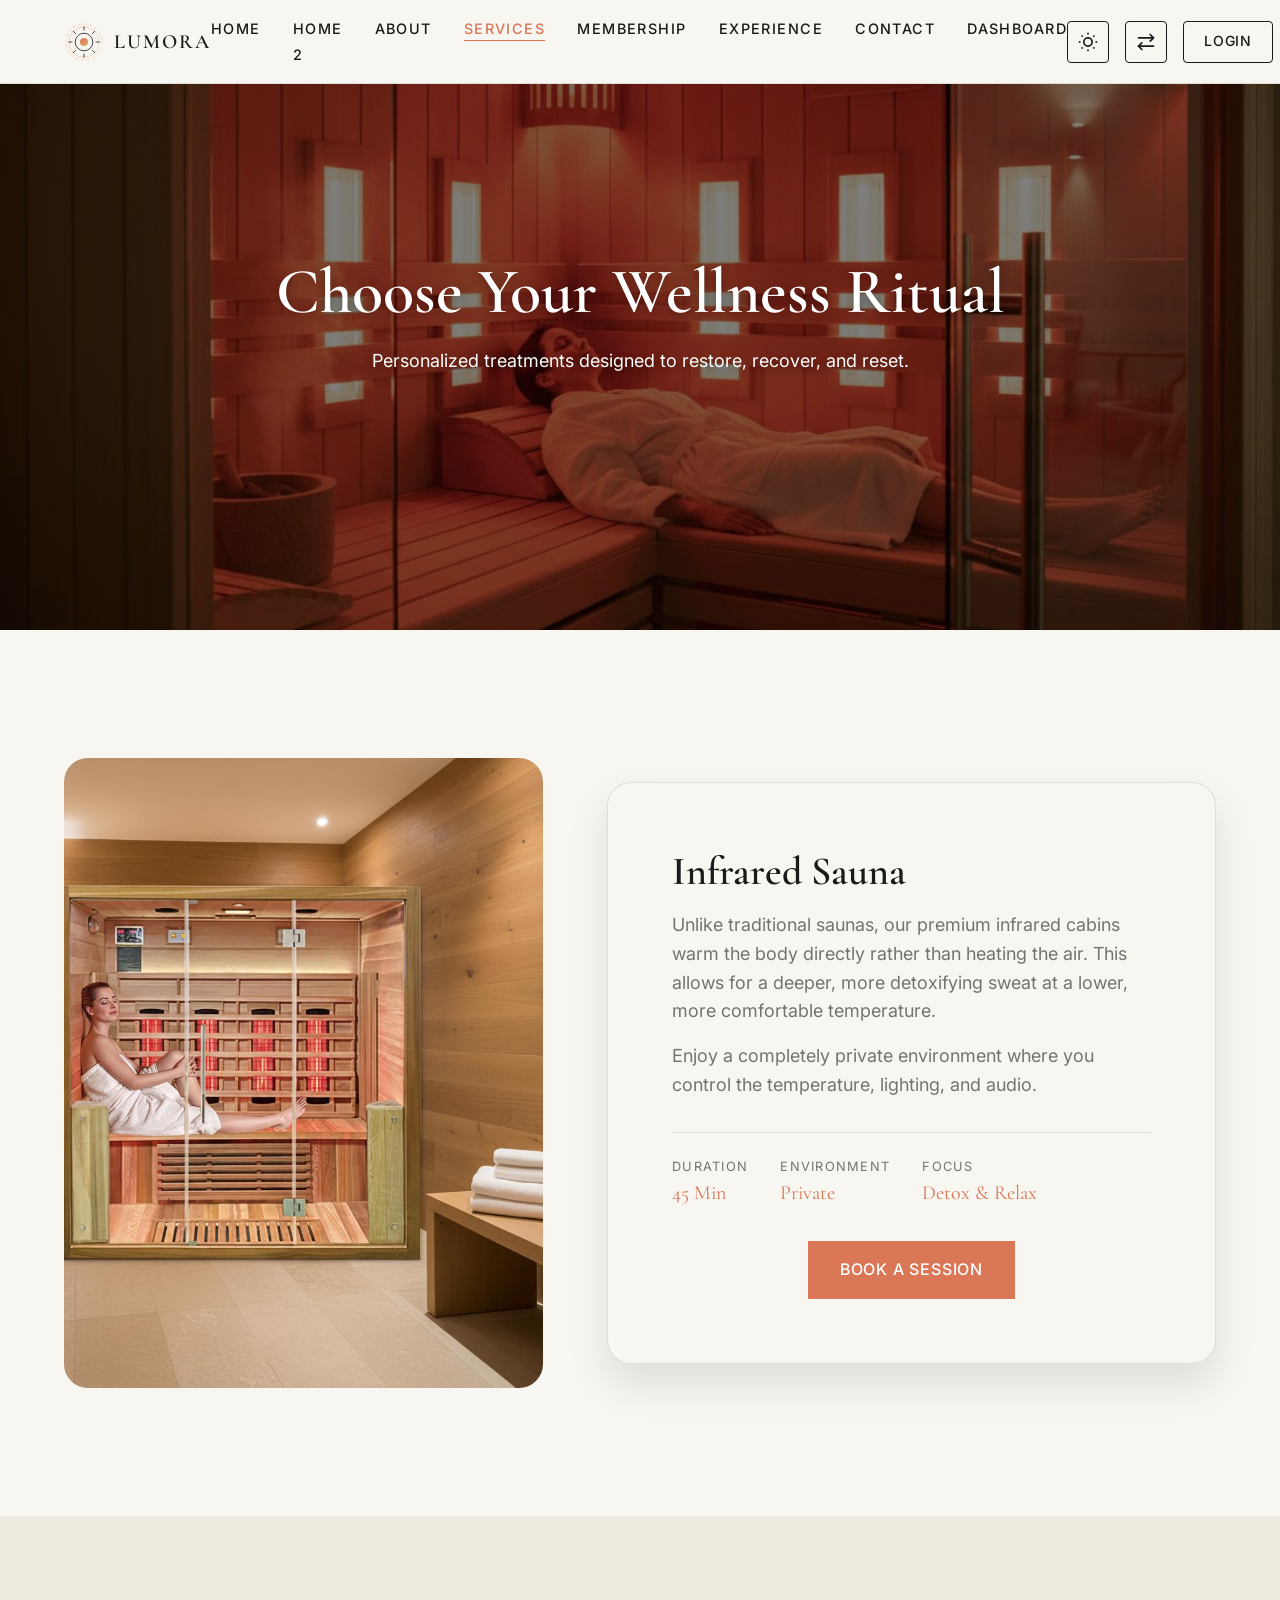
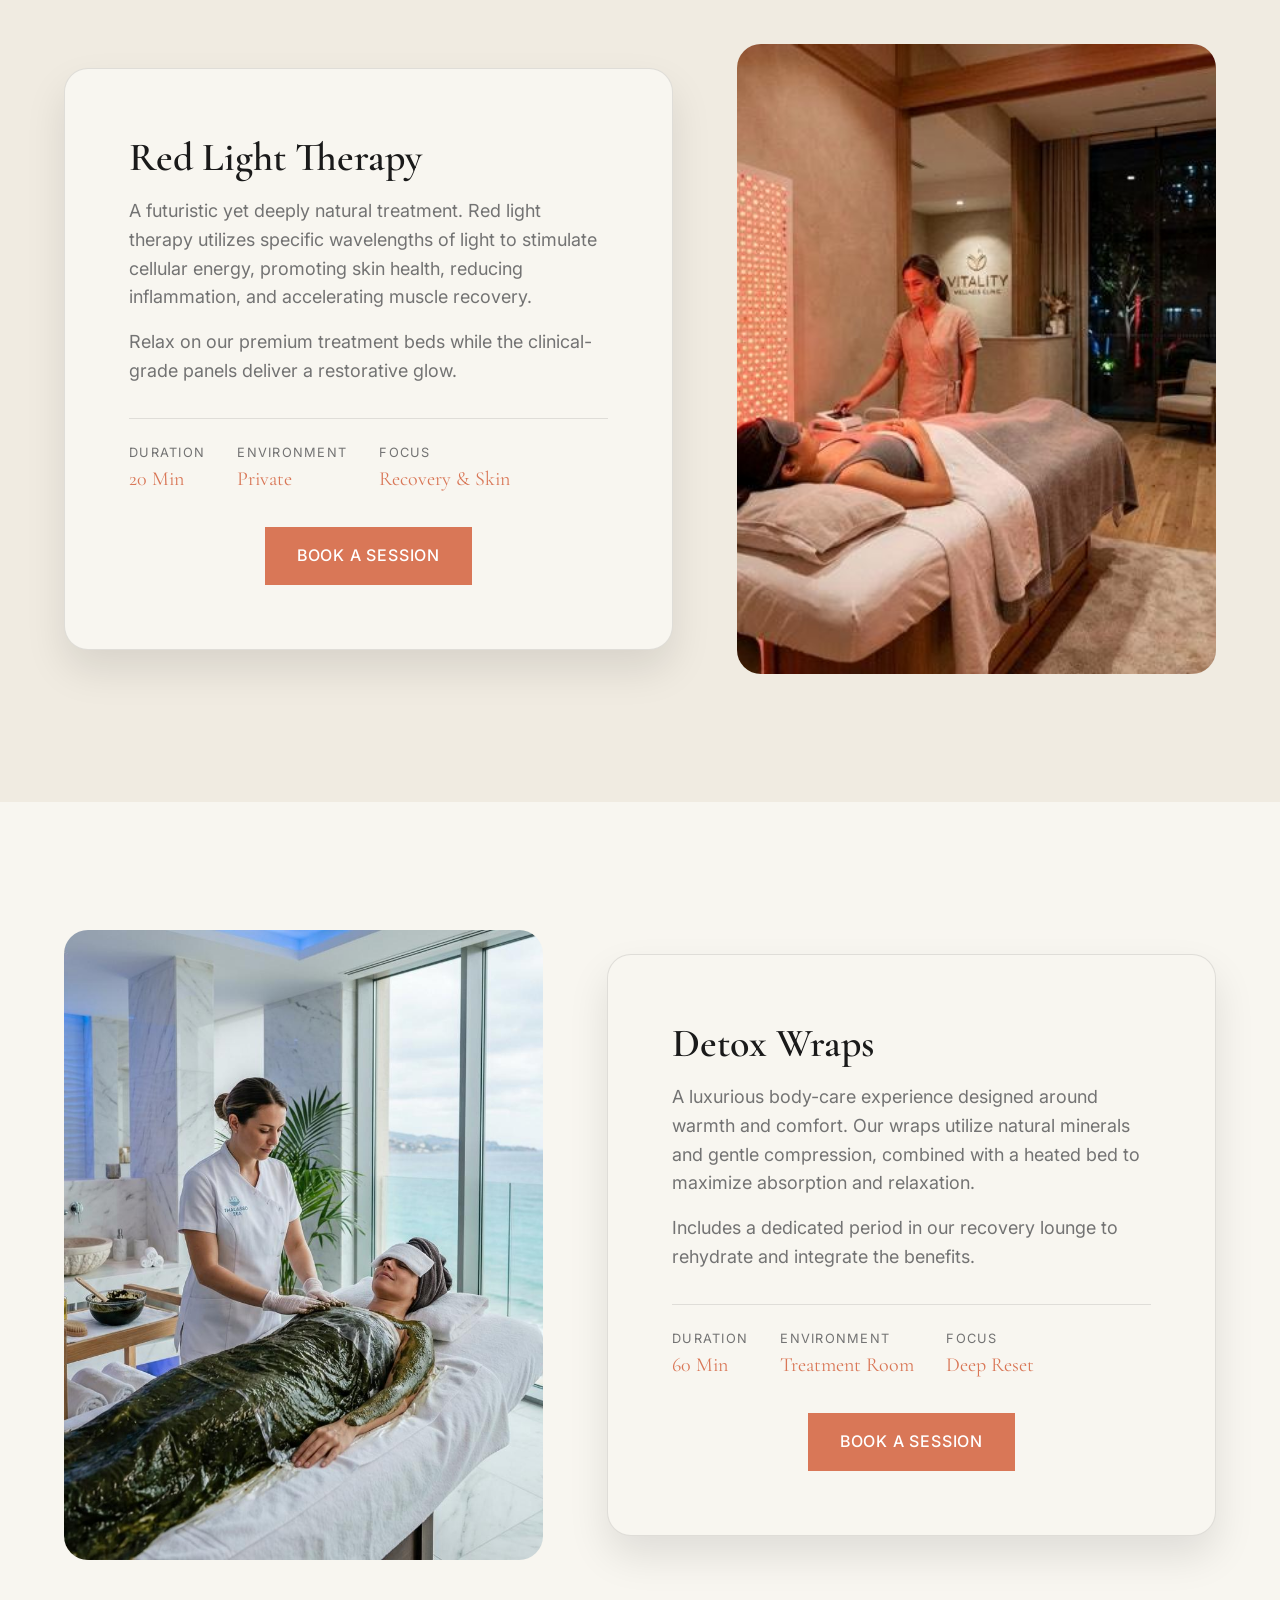
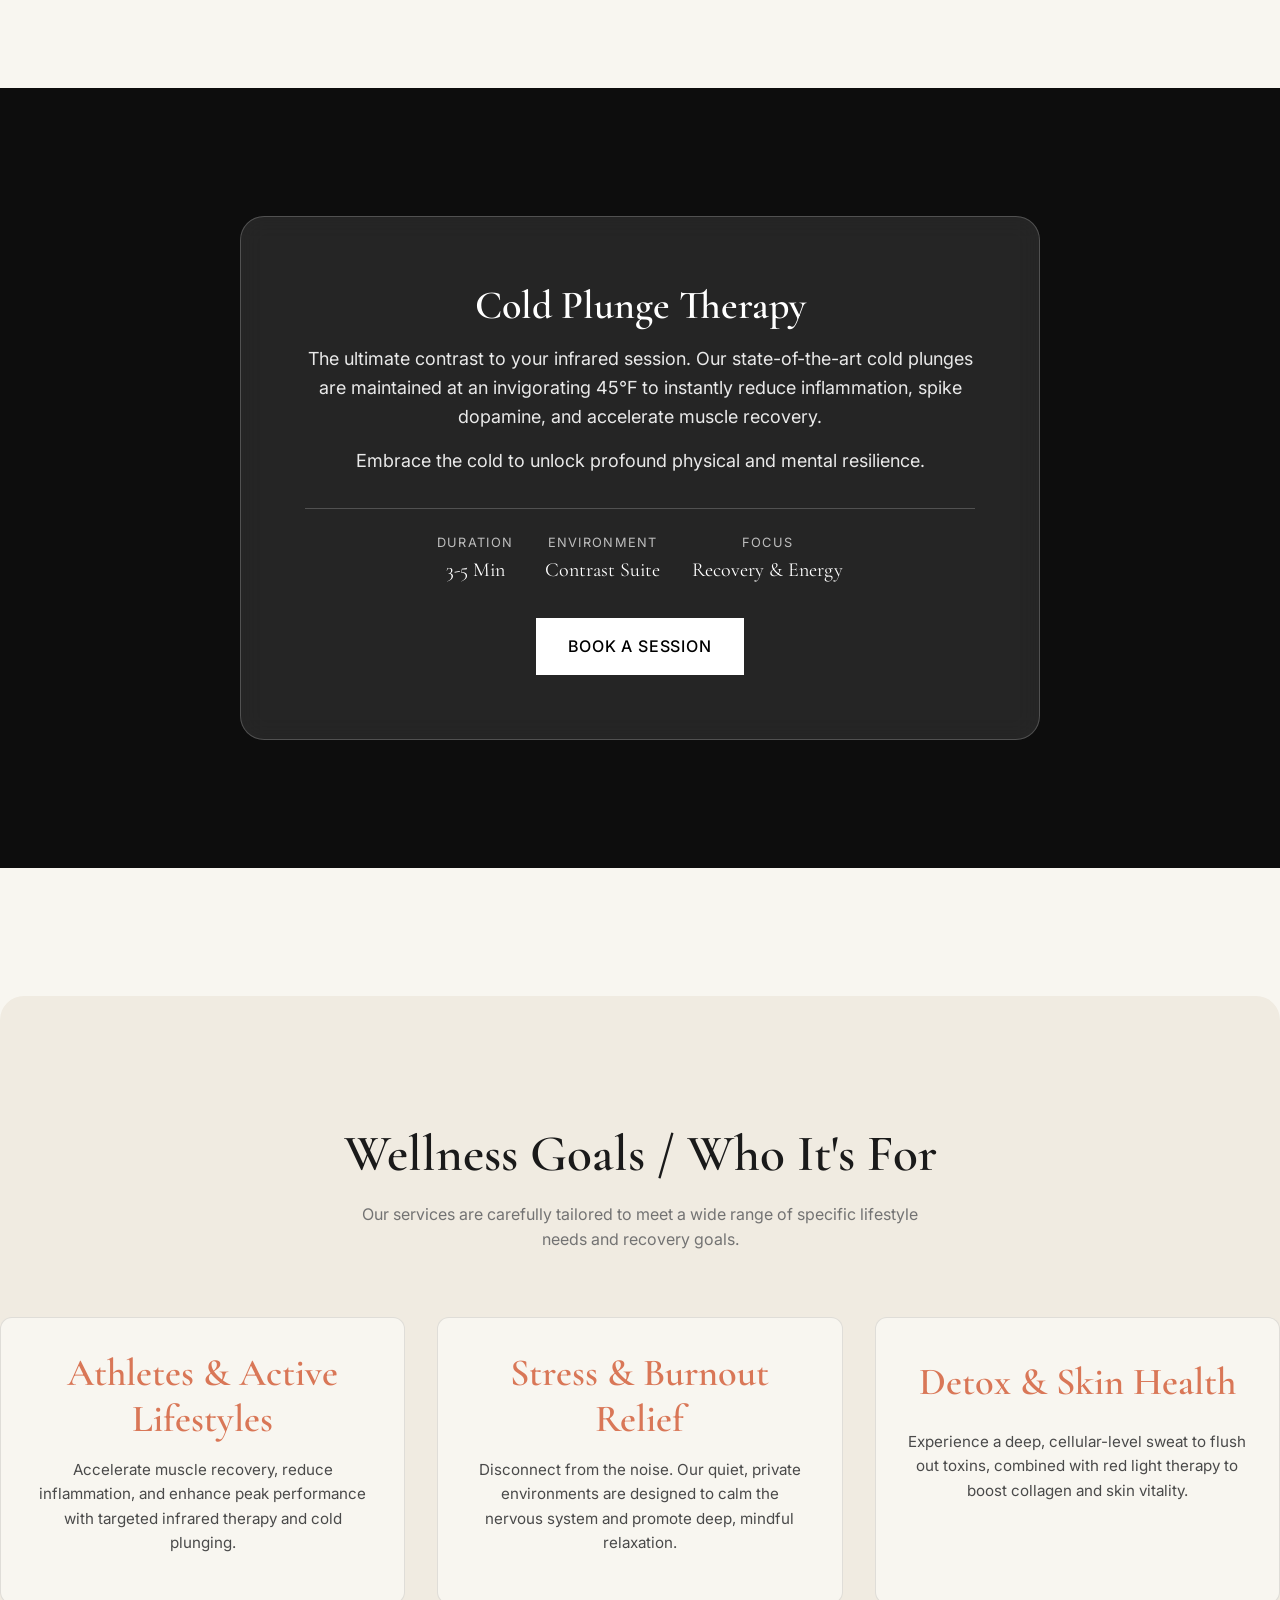
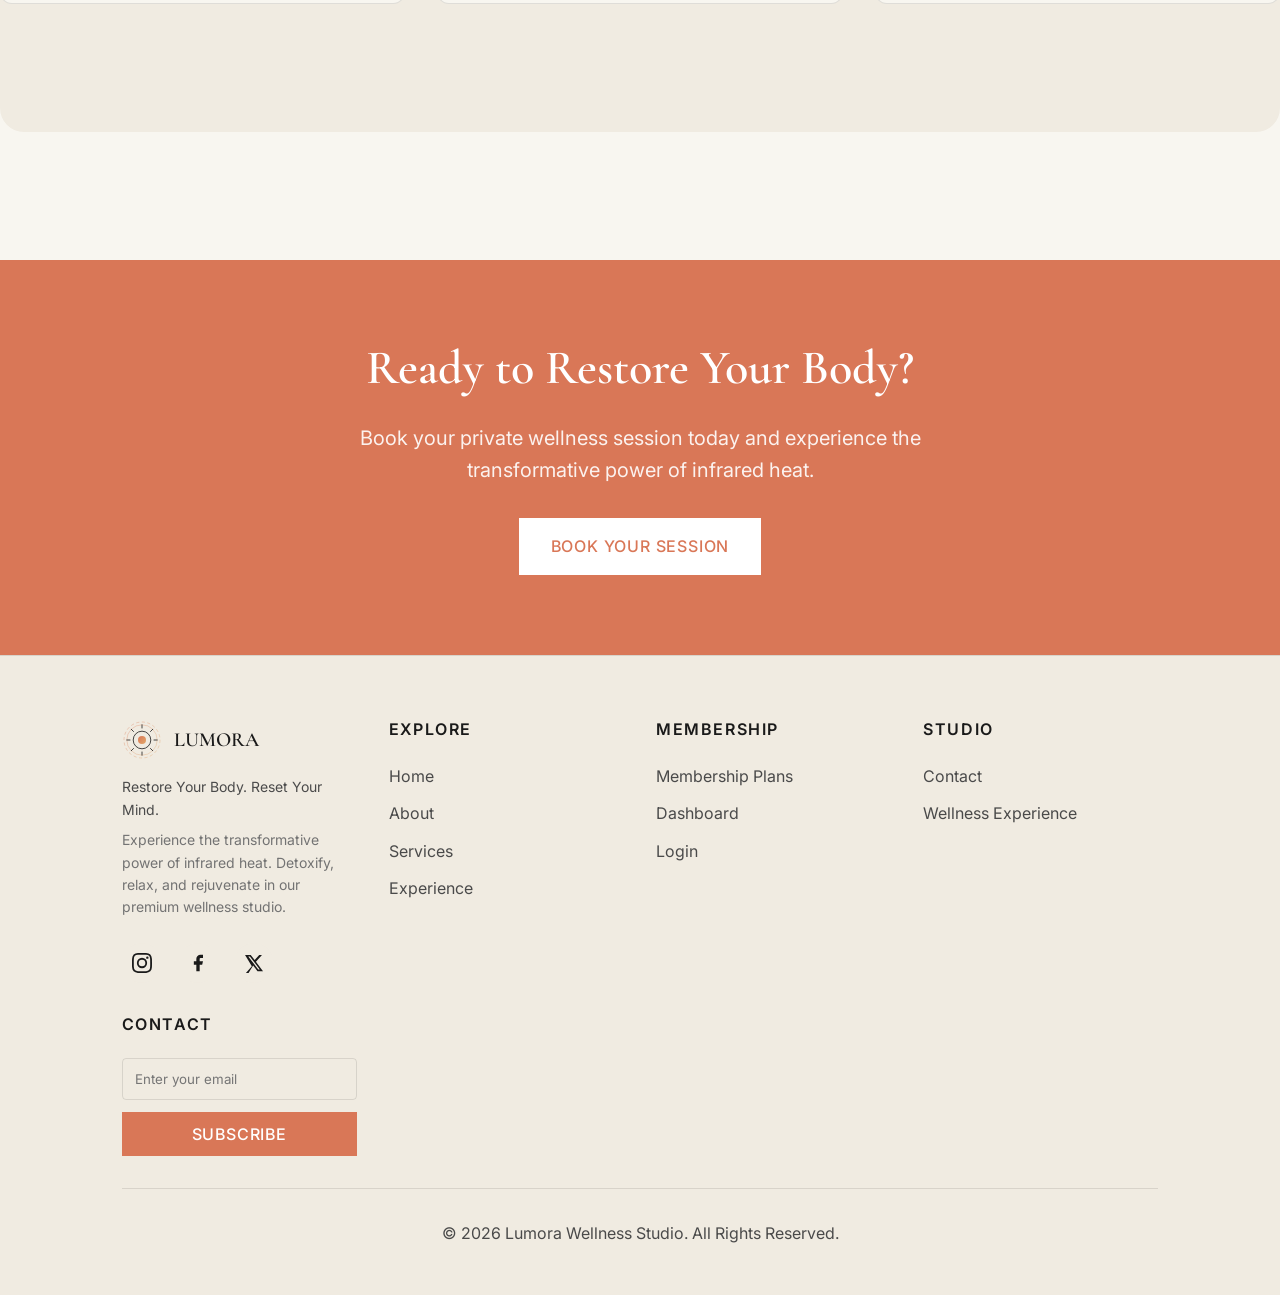
<file: services.html>
<!DOCTYPE html>
<html lang="en" data-theme="light" dir="ltr">
<head>
  <meta charset="UTF-8">
  <meta name="viewport" content="width=device-width, initial-scale=1.0">
  <title>LUMORA WELLNESS | Services</title>
  <meta name="description" content="Choose your wellness ritual: Infrared Sauna, Red Light Therapy, Detox Wraps.">
  <link rel="icon" type="image/svg+xml" href="favicon-dark.svg">
  <link rel="stylesheet" href="assets/css/style.css">
  
  <style>
    .service-hero {
      position: relative;
      min-height: 70vh;
      display: flex; align-items: center; justify-content: center;
      text-align: center;
      background: linear-gradient(rgba(0,0,0,0.5), rgba(0,0,0,0.5)), url('assets/images/service.png') center/cover no-repeat;
    }
    .service-hero h1, .service-hero p { color: #ffffff !important; text-shadow: 0 2px 10px rgba(0,0,0,0.3); }
    
    .service-advanced-section {
      padding: var(--spacing-xl) 5%;
      display: flex;
      align-items: center;
      gap: 4rem;
      min-height: 80vh;
      overflow: hidden;
    }
    .service-advanced-section.reverse {
      flex-direction: row-reverse;
    }
    .service-advanced-image {
      flex: 1;
      height: 70vh;
      border-radius: var(--radius-lg);
      overflow: hidden;
      box-shadow: var(--shadow-lg);
    }
    .service-advanced-image img {
      width: 100%;
      height: 100%;
      object-fit: cover;
      transition: transform var(--transition-slow);
    }
    .service-advanced-section:hover .service-advanced-image img {
      transform: scale(1.05);
    }
    .service-advanced-content {
      flex: 1;
      background: var(--bg-primary);
      padding: 4rem;
      border-radius: var(--radius-lg);
      box-shadow: 0 20px 40px rgba(0,0,0,0.1);
      border: 1px solid var(--border);
    }
    
    .service-meta {
      display: flex; gap: 2rem; margin-top: 2rem; padding-top: 1.5rem; border-top: 1px solid var(--border);
    }
    .meta-item { font-family: var(--font-heading); font-size: 1.25rem; color: var(--accent); }
    .meta-item span { display: block; font-family: var(--font-body); font-size: 0.8rem; color: var(--text-muted); text-transform: uppercase; letter-spacing: 0.1em; }

    @media (max-width: 1024px) {
      .service-advanced-section, .service-advanced-section.reverse {
        flex-direction: column;
        padding: var(--spacing-lg) 5%;
        gap: 2rem;
      }
      .service-advanced-image {
        width: 100%;
        height: 400px;
      }
      .service-advanced-content, .service-advanced-section.reverse .service-advanced-content {
        margin: 0;
        width: 100%;
        padding: 2.5rem;
      }
      .service-meta {
        flex-direction: column;
        gap: 1rem;
      }
    }

    /* Parallax Service Section */
    .service-parallax-section {
      position: relative;
      min-height: 70vh;
      display: flex;
      align-items: center;
      justify-content: center;
      text-align: center;
      padding: var(--spacing-xl) 5%;
      overflow: hidden;
      background-color: #000;
    }
    .parallax-bg {
      position: absolute;
      top: 0; left: 0; width: 100%; height: 100%;
      background-size: cover;
      background-position: center;
      background-attachment: fixed;
      opacity: 0.5;
      z-index: 1;
      transition: transform 10s ease;
    }
    .service-parallax-section:hover .parallax-bg {
      transform: scale(1.05);
    }
    .parallax-content {
      position: relative;
      z-index: 2;
      max-width: 800px;
      background: rgba(255, 255, 255, 0.1);
      backdrop-filter: blur(12px);
      -webkit-backdrop-filter: blur(12px);
      padding: 4rem;
      border-radius: var(--radius-lg);
      border: 1px solid rgba(255,255,255,0.2);
    }
    .glass-meta {
      border-top: 1px solid rgba(255,255,255,0.2);
      justify-content: center;
    }
    @media (max-width: 768px) {
      .parallax-content {
        padding: 2rem;
      }
      .parallax-bg {
        background-attachment: scroll;
      }
    }
  </style>
</head>
<body>
  
  <nav class="navbar scrolled">
    <a href="index.html" class="nav-brand" style="text-decoration: none; color: inherit;">
      <svg xmlns="http://www.w3.org/2000/svg" width="40" height="40" viewBox="0 0 100 100" >
  <defs>
    <linearGradient id="warmGradient" x1="0%" y1="0%" x2="100%" y2="100%">
      <stop offset="0%" stop-color="#D97757" /> <!-- Copper / Terracotta -->
      <stop offset="100%" stop-color="#E2A869" /> <!-- Amber -->
    </linearGradient>
  </defs>
  
  <!-- Outer Energy Rings -->
  <circle cx="50" cy="50" r="45" fill="none" stroke="url(#warmGradient)" stroke-width="1.5" stroke-dasharray="8 6" opacity="0.6"/>
  <circle cx="50" cy="50" r="38" fill="none" stroke="url(#warmGradient)" stroke-width="1" opacity="0.8"/>
  
  <!-- Core Sun/Infrared Element -->
  <circle cx="50" cy="50" r="22" fill="none" stroke="currentColor" stroke-width="2"/>
  
  <!-- Minimalist Geometric Rays -->
  <g stroke="currentColor" stroke-width="2" stroke-linecap="round">
    <line x1="50" y1="12" x2="50" y2="20" />
    <line x1="50" y1="80" x2="50" y2="88" />
    <line x1="12" y1="50" x2="20" y2="50" />
    <line x1="80" y1="50" x2="88" y2="50" />
    
    <line x1="23.1" y1="23.1" x2="28.8" y2="28.8" />
    <line x1="71.2" y1="71.2" x2="76.9" y2="76.9" />
    <line x1="23.1" y1="76.9" x2="28.8" y2="71.2" />
    <line x1="71.2" y1="28.8" x2="76.9" y2="23.1" />
  </g>

  <!-- Central Glow / Inner Circle -->
  <circle cx="50" cy="50" r="10" fill="url(#warmGradient)"/>
</svg>

      <span style="font-family: var(--font-heading); font-size: 1.25rem; letter-spacing: 0.1em; font-weight: 600;">LUMORA</span>
    </a>
    <ul class="nav-links">
      <li><a href="index.html">Home</a></li>
      <li><a href="home-2.html">Home 2</a></li>
      <li><a href="about.html">About</a></li>
      <li><a href="services.html" class="active">Services</a></li>
      <li><a href="membership.html">Membership</a></li>
      <li><a href="experience.html">Experience</a></li>
      <li><a href="contact.html">Contact</a></li>
      <li><a href="dashboard.html">Dashboard</a></li>
    </ul>
    <div class="nav-actions">
      <button class="icon-btn theme-toggle" aria-label="Toggle Theme">
        <svg viewBox="0 0 24 24" width="20" height="20" stroke="currentColor" stroke-width="2" fill="none"><circle cx="12" cy="12" r="5"></circle><line x1="12" y1="1" x2="12" y2="3"></line><line x1="12" y1="21" x2="12" y2="23"></line><line x1="4.22" y1="4.22" x2="5.64" y2="5.64"></line><line x1="18.36" y1="18.36" x2="19.78" y2="19.78"></line><line x1="1" y1="12" x2="3" y2="12"></line><line x1="21" y1="12" x2="23" y2="12"></line><line x1="4.22" y1="19.78" x2="5.64" y2="18.36"></line><line x1="18.36" y1="5.64" x2="19.78" y2="4.22"></line></svg>
      </button>
      <button class="icon-btn rtl-toggle" aria-label="Toggle RTL">
        <svg viewBox="0 0 24 24" width="20" height="20" stroke="currentColor" stroke-width="2" fill="none" stroke-linecap="round" stroke-linejoin="round"><path d="M17 3l4 4-4 4"/><path d="M3 7h18"/><path d="M7 21l-4-4 4-4"/><path d="M21 17H3"/></svg>
      </button>
      <a href="login.html" class="btn btn-outline">Login</a>
      <div class="hamburger">
        <span></span><span></span><span></span>
      </div>
    </div>
  </nav>

  <div class="mobile-menu">
    <button class="close-menu">&times;</button>
    <ul class="nav-links" style="display: flex;">
      <li><a href="index.html">Home</a></li>
      <li><a href="home-2.html">Home 2</a></li>
      <li><a href="about.html">About</a></li>
      <li><a href="services.html" class="active">Services</a></li>
      <li><a href="membership.html">Membership</a></li>
      <li><a href="experience.html">Experience</a></li>
      <li><a href="contact.html">Contact</a></li>
      <li><a href="dashboard.html">Dashboard</a></li>
    </ul>

    <div class="mobile-actions">
      <button class="icon-btn theme-toggle" aria-label="Toggle Theme">
        <svg viewBox="0 0 24 24" width="20" height="20" stroke="currentColor" stroke-width="2" fill="none"><circle cx="12" cy="12" r="5"></circle><line x1="12" y1="1" x2="12" y2="3"></line><line x1="12" y1="21" x2="12" y2="23"></line><line x1="4.22" y1="4.22" x2="5.64" y2="5.64"></line><line x1="18.36" y1="18.36" x2="19.78" y2="19.78"></line><line x1="1" y1="12" x2="3" y2="12"></line><line x1="21" y1="12" x2="23" y2="12"></line><line x1="4.22" y1="19.78" x2="5.64" y2="18.36"></line><line x1="18.36" y1="5.64" x2="19.78" y2="4.22"></line></svg>
      </button>
      <button class="icon-btn rtl-toggle" aria-label="Toggle RTL">
        <svg viewBox="0 0 24 24" width="20" height="20" stroke="currentColor" stroke-width="2" fill="none" stroke-linecap="round" stroke-linejoin="round"><path d="M17 3l4 4-4 4"/><path d="M3 7h18"/><path d="M7 21l-4-4 4-4"/><path d="M21 17H3"/></svg>
      </button>
    </div>
    <div class="mobile-cta">
      <a href="login.html" class="btn btn-outline">Login</a>
    </div>
  </div>

  <main>
    <section class="service-hero">
      <div class="container fade-up">
        <h1 style="color: var(--text-primary);">Choose Your Wellness Ritual</h1>
        <p style="color: var(--text-muted); max-width: 600px; margin: 0 auto; font-size: 1.125rem;">Personalized treatments designed to restore, recover, and reset.</p>
      </div>
    </section>

    <!-- Infrared Sauna -->
    <section class="service-advanced-section">
      <div class="service-advanced-image fade-up">
        <img src="assets/images/Infrared%20Sauna2.png" alt="Infrared Sauna">
      </div>
      <div class="service-advanced-content fade-up">
        <h2 style="font-size: 2.5rem; margin-bottom: 1rem;">Infrared Sauna</h2>
        <p style="color: var(--text-muted); margin-bottom: 1rem; font-size: 1.125rem;">Unlike traditional saunas, our premium infrared cabins warm the body directly rather than heating the air. This allows for a deeper, more detoxifying sweat at a lower, more comfortable temperature.</p>
        <p style="color: var(--text-muted); margin-bottom: 2rem; font-size: 1.125rem;">Enjoy a completely private environment where you control the temperature, lighting, and audio.</p>
        <div class="service-meta">
          <div class="meta-item"><span>Duration</span> 45 Min</div>
          <div class="meta-item"><span>Environment</span> Private</div>
          <div class="meta-item"><span>Focus</span> Detox & Relax</div>
        </div>
        <div style="margin-top: 2rem; text-align: center;">
          <a href="contact.html" class="btn btn-primary">Book a Session</a>
        </div>
      </div>
    </section>

    <!-- Red Light Therapy -->
    <section class="service-advanced-section reverse" style="background-color: var(--bg-secondary);">
      <div class="service-advanced-image fade-up">
        <img src="assets/images/Red%20Light%20Therapy.png" alt="Red Light Therapy">
      </div>
      <div class="service-advanced-content fade-up">
        <h2 style="font-size: 2.5rem; margin-bottom: 1rem;">Red Light Therapy</h2>
        <p style="color: var(--text-muted); margin-bottom: 1rem; font-size: 1.125rem;">A futuristic yet deeply natural treatment. Red light therapy utilizes specific wavelengths of light to stimulate cellular energy, promoting skin health, reducing inflammation, and accelerating muscle recovery.</p>
        <p style="color: var(--text-muted); margin-bottom: 2rem; font-size: 1.125rem;">Relax on our premium treatment beds while the clinical-grade panels deliver a restorative glow.</p>
        <div class="service-meta">
          <div class="meta-item"><span>Duration</span> 20 Min</div>
          <div class="meta-item"><span>Environment</span> Private</div>
          <div class="meta-item"><span>Focus</span> Recovery & Skin</div>
        </div>
        <div style="margin-top: 2rem; text-align: center;">
          <a href="contact.html" class="btn btn-primary">Book a Session</a>
        </div>
      </div>
    </section>

    <!-- Detox Wraps -->
    <section class="service-advanced-section">
      <div class="service-advanced-image fade-up">
        <img src="assets/images/Detox%20Wraps.png" alt="Detox Wraps">
      </div>
      <div class="service-advanced-content fade-up">
        <h2 style="font-size: 2.5rem; margin-bottom: 1rem;">Detox Wraps</h2>
        <p style="color: var(--text-muted); margin-bottom: 1rem; font-size: 1.125rem;">A luxurious body-care experience designed around warmth and comfort. Our wraps utilize natural minerals and gentle compression, combined with a heated bed to maximize absorption and relaxation.</p>
        <p style="color: var(--text-muted); margin-bottom: 2rem; font-size: 1.125rem;">Includes a dedicated period in our recovery lounge to rehydrate and integrate the benefits.</p>
        <div class="service-meta">
          <div class="meta-item"><span>Duration</span> 60 Min</div>
          <div class="meta-item"><span>Environment</span> Treatment Room</div>
          <div class="meta-item"><span>Focus</span> Deep Reset</div>
        </div>
        <div style="margin-top: 2rem; text-align: center;">
          <a href="contact.html" class="btn btn-primary">Book a Session</a>
        </div>
      </div>
    </section>
    <!-- Cold Plunge Therapy (New Layout) -->
    <section class="service-parallax-section">
      <div class="parallax-bg" style="background-color: #1a1a1a;"></div>
      <div class="parallax-content fade-up">
        <h2 style="font-size: 2.5rem; margin-bottom: 1rem; color: #fff;">Cold Plunge Therapy</h2>
        <p style="color: rgba(255,255,255,0.9); margin-bottom: 1rem; font-size: 1.125rem;">The ultimate contrast to your infrared session. Our state-of-the-art cold plunges are maintained at an invigorating 45°F to instantly reduce inflammation, spike dopamine, and accelerate muscle recovery.</p>
        <p style="color: rgba(255,255,255,0.9); margin-bottom: 2rem; font-size: 1.125rem;">Embrace the cold to unlock profound physical and mental resilience.</p>
        
        <div class="service-meta glass-meta">
          <div class="meta-item"><span style="color: rgba(255,255,255,0.7);">Duration</span> <div style="color: #fff;">3-5 Min</div></div>
          <div class="meta-item"><span style="color: rgba(255,255,255,0.7);">Environment</span> <div style="color: #fff;">Contrast Suite</div></div>
          <div class="meta-item"><span style="color: rgba(255,255,255,0.7);">Focus</span> <div style="color: #fff;">Recovery & Energy</div></div>
        </div>
        <div style="margin-top: 2rem; text-align: center;">
          <a href="contact.html" class="btn btn-primary" style="background-color: #fff; color: #000;">Book a Session</a>
        </div>
      </div>
    </section>

    <!-- Wellness Goals / Who It's For -->
    <style>
      .wg-grid { display: grid; grid-template-columns: repeat(3, 1fr); gap: 2rem; }
      .wg-card { background: var(--bg-primary); padding: 2rem; border-radius: var(--radius-md); text-align: center; border: 1px solid var(--border); }
      .wg-card h3 { min-height: 4rem; display: flex; align-items: center; justify-content: center; margin-bottom: 1rem; color: var(--accent); }
      @media (max-width: 1024px) {
        .wg-grid { grid-template-columns: repeat(2, 1fr); }
        .wg-grid > :nth-child(3) { grid-column: 1 / -1; justify-self: center; width: calc(50% - 1rem); }
      }
      @media (max-width: 600px) {
        .wg-grid { grid-template-columns: 1fr; }
        .wg-grid > :nth-child(3) { width: 100%; }
        .wg-card h3 { min-height: auto; }
      }
    </style>
    <section class="section-padding container" style="background-color: var(--bg-secondary); border-radius: var(--radius-lg); margin-top: var(--spacing-xl); margin-bottom: var(--spacing-xl);">
      <div class="text-center fade-up" style="margin-bottom: var(--spacing-lg);">
        <h2>Wellness Goals / Who It's For</h2>
        <p style="color: var(--text-muted); max-width: 600px; margin: 0 auto;">Our services are carefully tailored to meet a wide range of specific lifestyle needs and recovery goals.</p>
      </div>
      <div class="wg-grid">
        <div class="wg-card fade-up">
          <h3>Athletes & Active Lifestyles</h3>
          <p style="color: var(--text-secondary); font-size: 0.95rem;">Accelerate muscle recovery, reduce inflammation, and enhance peak performance with targeted infrared therapy and cold plunging.</p>
        </div>
        <div class="wg-card fade-up">
          <h3>Stress & Burnout Relief</h3>
          <p style="color: var(--text-secondary); font-size: 0.95rem;">Disconnect from the noise. Our quiet, private environments are designed to calm the nervous system and promote deep, mindful relaxation.</p>
        </div>
        <div class="wg-card fade-up">
          <h3>Detox & Skin Health</h3>
          <p style="color: var(--text-secondary); font-size: 0.95rem;">Experience a deep, cellular-level sweat to flush out toxins, combined with red light therapy to boost collagen and skin vitality.</p>
        </div>
      </div>
    </section>

    <!-- CTA Banner -->
    <section style="background-color: var(--accent); color: #fff; padding: 5rem 5%; text-align: center;">
      <div class="container fade-up">
        <h2 style="color: #fff; font-size: 3rem; margin-bottom: 1.5rem;">Ready to Restore Your Body?</h2>
        <p style="color: rgba(255,255,255,0.9); font-size: 1.25rem; margin-bottom: 2rem; max-width: 600px; margin-left: auto; margin-right: auto;">Book your private wellness session today and experience the transformative power of infrared heat.</p>
        <a href="contact.html" class="btn" style="background-color: #fff; color: var(--accent);">Book Your Session</a>
      </div>
    </section>
  </main>

  <footer>
    <div class="container">
      <div class="footer-grid">
        <div class="footer-col">
          <a href="index.html" style="display: flex; align-items: center; gap: 0.75rem; margin-bottom: 1rem; text-decoration: none; color: inherit;">
            <svg xmlns="http://www.w3.org/2000/svg" width="40" height="40" viewBox="0 0 100 100" >
  <defs>
    <linearGradient id="warmGradient" x1="0%" y1="0%" x2="100%" y2="100%">
      <stop offset="0%" stop-color="#D97757" /> <!-- Copper / Terracotta -->
      <stop offset="100%" stop-color="#E2A869" /> <!-- Amber -->
    </linearGradient>
  </defs>
  
  <!-- Outer Energy Rings -->
  <circle cx="50" cy="50" r="45" fill="none" stroke="url(#warmGradient)" stroke-width="1.5" stroke-dasharray="8 6" opacity="0.6"/>
  <circle cx="50" cy="50" r="38" fill="none" stroke="url(#warmGradient)" stroke-width="1" opacity="0.8"/>
  
  <!-- Core Sun/Infrared Element -->
  <circle cx="50" cy="50" r="22" fill="none" stroke="currentColor" stroke-width="2"/>
  
  <!-- Minimalist Geometric Rays -->
  <g stroke="currentColor" stroke-width="2" stroke-linecap="round">
    <line x1="50" y1="12" x2="50" y2="20" />
    <line x1="50" y1="80" x2="50" y2="88" />
    <line x1="12" y1="50" x2="20" y2="50" />
    <line x1="80" y1="50" x2="88" y2="50" />
    
    <line x1="23.1" y1="23.1" x2="28.8" y2="28.8" />
    <line x1="71.2" y1="71.2" x2="76.9" y2="76.9" />
    <line x1="23.1" y1="76.9" x2="28.8" y2="71.2" />
    <line x1="71.2" y1="28.8" x2="76.9" y2="23.1" />
  </g>

  <!-- Central Glow / Inner Circle -->
  <circle cx="50" cy="50" r="10" fill="url(#warmGradient)"/>
</svg>

            <span style="font-family: var(--font-heading); font-size: 1.25rem; font-weight: 600;">LUMORA</span>
          </a>
          <p style="font-size: 0.875rem; margin-bottom: 0.5rem;">Restore Your Body. Reset Your Mind.</p>
          <p style="font-size: 0.875rem; margin-bottom: 1.5rem; line-height: 1.6; color: var(--text-muted);">
            Experience the transformative power of infrared heat. Detoxify, relax, and rejuvenate in our premium wellness studio.
          </p>
          <div class="social-links">
            <a href="#" aria-label="Instagram"><svg viewBox="0 0 24 24"><path d="M12 2.163c3.204 0 3.584.012 4.85.07 3.252.148 4.771 1.691 4.919 4.919.058 1.265.069 1.645.069 4.849 0 3.205-.012 3.584-.069 4.849-.149 3.225-1.664 4.771-4.919 4.919-1.266.058-1.644.07-4.85.07-3.204 0-3.584-.012-4.849-.07-3.26-.149-4.771-1.699-4.919-4.92-.058-1.265-.07-1.644-.07-4.849 0-3.204.013-3.583.07-4.849.149-3.227 1.664-4.771 4.919-4.919 1.266-.057 1.645-.069 4.849-.069zM12 0C8.741 0 8.333.014 7.053.072 2.695.272.273 2.69.073 7.052.014 8.333 0 8.741 0 12c0 3.259.014 3.668.072 4.948.2 4.358 2.618 6.78 6.98 6.98C8.333 23.986 8.741 24 12 24c3.259 0 3.668-.014 4.948-.072 4.354-.2 6.782-2.618 6.979-6.98.059-1.28.073-1.689.073-4.948 0-3.259-.014-3.667-.072-4.947-.196-4.354-2.617-6.78-6.979-6.98C15.668.014 15.259 0 12 0zm0 5.838a6.162 6.162 0 100 12.324 6.162 6.162 0 000-12.324zM12 16a4 4 0 110-8 4 4 0 010 8zm6.406-11.845a1.44 1.44 0 100 2.881 1.44 1.44 0 000-2.881z"/></svg></a>
            <a href="#" aria-label="Facebook"><svg viewBox="0 0 24 24"><path d="M18 2h-3a5 5 0 00-5 5v3H7v4h3v8h4v-8h3l1-4h-4V7a1 1 0 011-1h3z"/></svg></a>
            <a href="#" aria-label="X"><svg viewBox="0 0 24 24"><path d="M18.244 2.25h3.308l-7.227 8.26 8.502 11.24H16.17l-5.214-6.817L4.99 24.75H1.68l7.73-8.835L1.254 2.25H8.08l4.713 6.231zm-1.161 17.52h1.833L7.084 4.126H5.117z"/></svg></a>
          </div>
        </div>
        <div class="footer-col">
          <h4>Explore</h4>
          <ul>
            <li><a href="index.html">Home</a></li>
            <li><a href="about.html">About</a></li>
            <li><a href="services.html">Services</a></li>
            <li><a href="experience.html">Experience</a></li>
          </ul>
        </div>
        <div class="footer-col">
          <h4>Membership</h4>
          <ul>
            <li><a href="membership.html">Membership Plans</a></li>
            <li><a href="dashboard.html">Dashboard</a></li>
            <li><a href="login.html">Login</a></li>
          </ul>
        </div>
        <div class="footer-col">
          <h4>Studio</h4>
          <ul>
            <li><a href="contact.html">Contact</a></li>
            <li><a href="experience.html">Wellness Experience</a></li>
          </ul>
        </div>
        <div class="footer-col">
          <h4>Contact</h4>
          <form style="display: flex; flex-direction: column; gap: 0.75rem;" onsubmit="event.preventDefault(); alert('Subscribed successfully!');">
            <input type="email" placeholder="Enter your email" required style="padding: 0.75rem; border: 1px solid var(--border); border-radius: var(--radius-sm); background: transparent; color: var(--text-primary); font-family: inherit; width: 100%; box-sizing: border-box;">
            <button type="submit" class="btn btn-primary" style="padding: 0.75rem; width: 100%; box-sizing: border-box;">Subscribe</button>
          </form>
        </div>
      </div>
      
      <div class="footer-bottom">
        <p>&copy; 2026 Lumora Wellness Studio. All Rights Reserved.</p>
      </div>
    </div>
  </footer>

  <script src="assets/js/main.js"></script>
  <script src="assets/js/interactions.js"></script>
<!-- Back to Top Button -->
<button id="backToTop" class="back-to-top" aria-label="Back to top">
  <svg viewBox="0 0 24 24" width="24" height="24" stroke="currentColor" stroke-width="2" fill="none" stroke-linecap="round" stroke-linejoin="round"><polyline points="18 15 12 9 6 15"></polyline></svg>
</button>
<script>
  const backToTopBtn = document.getElementById('backToTop');
  if (backToTopBtn) {
    window.addEventListener('scroll', () => {
      if (window.scrollY > 300) {
        backToTopBtn.classList.add('visible');
      } else {
        backToTopBtn.classList.remove('visible');
      }
    });
    backToTopBtn.addEventListener('click', () => {
      window.scrollTo({ top: 0, behavior: 'smooth' });
    });
  }
</script>
</body>
</html>
</file>
<file: assets/css/style.css>
@import url('https://fonts.googleapis.com/css2?family=Cormorant+Garamond:ital,wght@0,300;0,400;0,500;0,600;0,700;1,400&family=Inter:wght@300;400;500;600&display=swap');

:root {
  /* Colors - Light Theme (Default) */
  --bg-primary: #f8f6f0; /* Warm ivory */
  --bg-secondary: #f0ebe1;
  --bg-tertiary: #e6dfd1;
  --text-primary: #1a1a1a;
  --text-secondary: #4a4a4a;
  --text-muted: #737373;
  --accent: #D97757; /* Copper/Terracotta */
  --accent-soft: #E2A869; /* Amber */
  --sage: #9b9f93;
  --border: rgba(0, 0, 0, 0.1);
  --shadow: rgba(0, 0, 0, 0.05) 0px 10px 30px;
  --modal-overlay: rgba(26, 26, 26, 0.4);
  --glass-bg: rgba(248, 246, 240, 0.85);

  /* Typography */
  --font-heading: 'Cormorant Garamond', serif;
  --font-body: 'Inter', sans-serif;
  
  --spacing-xs: 0.5rem;
  --spacing-sm: 1rem;
  --spacing-md: 2rem;
  --spacing-lg: 4rem;
  --spacing-xl: 8rem;

  --transition-fast: 0.2s ease;
  --transition-normal: 0.4s cubic-bezier(0.16, 1, 0.3, 1);
  --transition-slow: 0.8s cubic-bezier(0.16, 1, 0.3, 1);
  --radius-sm: 4px;
  --radius-md: 12px;
  --radius-lg: 24px;
}

[data-theme="dark"] {
  --bg-primary: #141414; /* Deep charcoal */
  --bg-secondary: #1c1c1c;
  --bg-tertiary: #262626;
  --text-primary: #f0f0f0;
  --text-secondary: #b3b3b3;
  --text-muted: #808080;
  --border: rgba(255, 255, 255, 0.1);
  --shadow: rgba(0, 0, 0, 0.5) 0px 20px 40px;
  --modal-overlay: rgba(0, 0, 0, 0.8);
  --glass-bg: rgba(20, 20, 20, 0.85);
}

* {
  margin: 0;
  padding: 0;
  box-sizing: border-box;
}

html {
  font-size: 16px;
  scroll-behavior: smooth;
}

body {
  font-family: var(--font-body);
  background-color: var(--bg-primary);
  color: var(--text-primary);
  line-height: 1.6;
  overflow-x: hidden;
  transition: background-color var(--transition-normal), color var(--transition-normal);
}

h1, h2, h3, h4, h5, h6 {
  font-family: var(--font-heading);
  font-weight: 600;
  line-height: 1.2;
  margin-bottom: var(--spacing-sm);
}

h1 { font-size: clamp(2.5rem, 5vw, 4.5rem); }
h2 { font-size: clamp(2rem, 4vw, 3.5rem); }
h3 { font-size: clamp(1.5rem, 3vw, 2.5rem); }

p {
  margin-bottom: var(--spacing-sm);
  font-size: clamp(1rem, 1.2vw, 1.125rem);
  font-weight: 400;
  color: var(--text-secondary);
}

a {
  color: inherit;
  text-decoration: none;
  transition: color var(--transition-fast);
}

img {
  max-width: 100%;
  height: auto;
  display: block;
  object-fit: cover;
}

/* Utilities */
.container {
  width: 100%;
  max-width: 1440px;
  margin: 0 auto;
  padding: 0 5%;
}

.section-padding {
  padding: var(--spacing-xl) 0;
}

.text-center { text-align: center; }
.accent-text { color: var(--accent); }

/* Buttons */
.btn {
  display: inline-flex;
  align-items: center;
  justify-content: center;
  padding: 1rem 2rem;
  font-family: var(--font-body);
  font-size: 1rem;
  font-weight: 500;
  letter-spacing: 0.05em;
  text-transform: uppercase;
  cursor: pointer;
  border: none;
  border-radius: 0;
  transition: all var(--transition-normal);
  position: relative;
  overflow: hidden;
  white-space: nowrap;
}

.btn-primary {
  background-color: var(--accent);
  color: #fff;
}
.btn-primary:hover {
  background-color: var(--accent-soft);
  transform: translateY(-2px);
}

.btn-outline {
  background: transparent;
  border: 1px solid var(--text-primary);
  color: var(--text-primary);
}
.btn-outline:hover {
  background: var(--text-primary);
  color: var(--bg-primary);
}

/* Navbar */
.navbar {
  position: fixed;
  top: 0;
  left: 0;
  width: 100%;
  padding: 1rem 5%;
  display: flex;
  justify-content: space-between;
  align-items: center;
  z-index: 1000;
  transition: all var(--transition-normal);
  background: var(--bg-primary);
  border-bottom: 1px solid var(--border);
}
.navbar.scrolled {
  box-shadow: var(--shadow);
}
.nav-brand {
  display: flex;
  align-items: center;
  gap: 10px;
}
.nav-brand svg {
  height: 40px;
  width: 40px;
}
.nav-links {
  display: flex;
  gap: 2rem;
  list-style: none;
}
.nav-links a {
  font-size: 0.9rem;
  font-weight: 500;
  text-transform: uppercase;
  letter-spacing: 0.1em;
  position: relative;
}
.nav-links a::after {
  content: '';
  position: absolute;
  bottom: -4px;
  left: 0;
  width: 0;
  height: 1px;
  background-color: var(--accent);
  transition: width var(--transition-fast);
}
.nav-links a:hover::after, .nav-links a.active::after {
  width: 100%;
}
.nav-links a.active {
  color: var(--accent);
}
.nav-actions {
  display: flex;
  gap: 1rem;
  align-items: center;
}
.icon-btn {
  background: transparent;
  border: 1px solid var(--text-primary);
  border-radius: var(--radius-sm);
  cursor: pointer;
  color: var(--text-primary);
  display: flex;
  align-items: center;
  justify-content: center;
  width: 42px;
  height: 42px;
  padding: 0;
  transition: all var(--transition-fast);
}
.icon-btn:hover {
  background: var(--text-primary);
  color: var(--bg-primary);
}
.nav-actions .btn {
  height: 42px;
  border-radius: var(--radius-sm);
  padding: 0 1.25rem;
  font-size: 0.875rem;
}
.hamburger {
  display: none;
  flex-direction: column;
  gap: 5px;
  cursor: pointer;
}
.hamburger span {
  width: 25px;
  height: 2px;
  background-color: var(--text-primary);
  transition: all 0.3s ease;
}

/* Mobile Menu */
.mobile-menu {
  position: fixed;
  top: 0;
  right: -100%;
  width: 100%;
  max-width: 400px;
  height: 100vh;
  background-color: var(--bg-secondary);
  z-index: 1001;
  padding: 5rem 2rem 2rem;
  transition: right 0.5s cubic-bezier(0.77,0.2,0.05,1.0);
  box-shadow: -10px 0 30px rgba(0,0,0,0.1);
  display: flex;
  flex-direction: column;
  overflow-y: auto;
}
.mobile-menu.active {
  right: 0;
}
.mobile-menu .nav-links {
  flex-direction: column;
  gap: 1.5rem;
  align-items: center;
}
.mobile-actions {
  display: flex;
  gap: 1rem;
  justify-content: center;
  margin-top: 1.5rem;
}
.mobile-cta {
  display: flex;
  justify-content: center;
  margin-top: 1rem;
}
.mobile-cta .btn {
  width: 100%;
  text-align: center;
  height: 42px;
  border-radius: var(--radius-sm);
  padding: 0;
}
.close-menu {
  position: absolute;
  top: 1.5rem;
  right: 5%;
  font-size: 2rem;
  background: transparent;
  border: none;
  color: var(--text-primary);
  cursor: pointer;
}
.backdrop {
  position: fixed;
  top: 0;
  left: 0;
  width: 100%;
  height: 100%;
  background: rgba(0,0,0,0.5);
  backdrop-filter: blur(5px);
  z-index: 999;
  opacity: 0;
  pointer-events: none;
  transition: opacity 0.5s ease;
}
.backdrop.active {
  opacity: 1;
  pointer-events: all;
}

/* RTL Support */

[dir="rtl"] .mobile-menu {
  right: auto;
  left: -100%;
  box-shadow: 10px 0 30px rgba(0,0,0,0.1);
  transition: left 0.5s cubic-bezier(0.77,0.2,0.05,1.0);
}
[dir="rtl"] .mobile-menu.active {
  left: 0;
}
[dir="rtl"] .close-menu {
  right: auto;
  left: 5%;
}

/* Animations & 3D Effects */
.fade-up {
  opacity: 0;
  transform: translateY(30px);
  transition: all var(--transition-slow);
}
.fade-up.visible {
  opacity: 1;
  transform: translateY(0);
}

.heat-wave {
  position: absolute;
  top: 0; left: 0; right: 0; bottom: 0;
  background: radial-gradient(circle at 50% 50%, rgba(217, 119, 87, 0.1), transparent 60%);
  animation: pulse 8s infinite alternate;
  pointer-events: none;
}
@keyframes pulse {
  0% { transform: scale(1); opacity: 0.5; }
  100% { transform: scale(1.2); opacity: 0.8; }
}

/* Footer */
footer {
  background-color: var(--bg-secondary);
  padding: var(--spacing-lg) 5% var(--spacing-md);
  border-top: 1px solid var(--border);
}
.footer-grid {
  display: grid;
  grid-template-columns: repeat(auto-fit, minmax(200px, 1fr));
  gap: var(--spacing-md);
  margin-bottom: var(--spacing-md);
}
.footer-col h4 {
  font-family: var(--font-body);
  font-size: 1rem;
  text-transform: uppercase;
  letter-spacing: 0.1em;
  margin-bottom: 1.5rem;
}
.footer-col ul {
  list-style: none;
}
.footer-col li {
  margin-bottom: 0.75rem;
}
.footer-col a {
  color: var(--text-secondary);
}
.footer-col a:hover {
  color: var(--accent);
}
.footer-bottom {
  border-top: 1px solid var(--border);
  padding-top: var(--spacing-md);
  display: flex;
  justify-content: center;
  align-items: center;
  text-align: center;
  color: var(--text-muted);
  font-size: 0.875rem;
}
.social-links {
  display: flex;
  gap: 1rem;
}
.social-links a {
  display: flex;
  align-items: center;
  justify-content: center;
  width: 40px;
  height: 40px;
  border-radius: 50%;
  background: var(--bg-secondary);
  color: var(--text-primary);
  transition: all 0.3s cubic-bezier(0.4, 0, 0.2, 1);
}
.social-links a:hover {
  background: var(--accent);
  color: #fff;
  transform: translateY(-3px);
  box-shadow: 0 4px 10px rgba(0,0,0,0.1);
}
.social-links svg {
  width: 20px; height: 20px;
  fill: currentColor;
}

/* Responsive Overrides */
@media (max-width: 1024px) {
  .nav-links { display: none; }
  .hamburger { display: flex; }
  .nav-actions .theme-toggle,
  .nav-actions .rtl-toggle,
  .nav-actions .btn-outline {
    display: none;
  }
  .footer-grid {
    grid-template-columns: 1fr;
    text-align: center;
  }
  .footer-col {
    display: flex;
    flex-direction: column;
    align-items: center;
  }
}
@media (max-width: 768px) {
  .section-padding { padding: var(--spacing-lg) 0; }
  .social-links {
    justify-content: center;
  }
}

/* Back to Top Button */
.back-to-top {
  position: fixed;
  bottom: 2rem;
  right: 2rem;
  width: 48px;
  height: 48px;
  border-radius: 50%;
  background: var(--accent);
  color: #fff;
  border: none;
  cursor: pointer;
  display: flex;
  align-items: center;
  justify-content: center;
  opacity: 0;
  visibility: hidden;
  transform: translateY(20px);
  transition: all 0.3s cubic-bezier(0.4, 0, 0.2, 1);
  z-index: 999;
  box-shadow: var(--shadow);
}
.back-to-top.visible {
  opacity: 1;
  visibility: visible;
  transform: translateY(0);
}
.back-to-top:hover {
  background: #aa7854;
  transform: translateY(-5px);
  box-shadow: 0 10px 20px rgba(0,0,0,0.2);
}

/* Split Info Section */
.split-info-section {
  display: flex;
  min-height: 80vh;
  background: var(--bg-primary);
}
.split-info-image {
  flex: 1;
  position: relative;
  min-height: 400px;
  padding: 3rem;
  display: flex;
  align-items: center;
  justify-content: center;
}
.split-info-image img {
  width: 100%;
  height: 100%;
  max-height: 600px;
  object-fit: cover;
  border-radius: 1.5rem;
  box-shadow: 0 20px 40px rgba(0,0,0,0.15);
  transition: transform var(--transition-normal);
}
.split-info-image img:hover {
  transform: translateY(-5px);
}
.split-info-content {
  flex: 1;
  display: flex;
  flex-direction: column;
  justify-content: center;
  padding: 4rem 10%;
}
.split-info-content h2 {
  font-family: var(--font-heading);
  font-size: 2.5rem;
  margin-bottom: 1rem;
}
.split-info-content p {
  color: var(--text-muted);
  margin-bottom: 2.5rem;
  font-size: 1.125rem;
}
@media (max-width: 1024px) {
  .split-info-section {
    flex-direction: column;
  }
  .split-info-image {
    min-height: 300px;
  }
  .split-info-content {
    padding: 3rem 5%;
    text-align: center;
  }
  .split-info-content > div {
    display: flex;
    flex-direction: column;
    align-items: center;
  }
}
</file>
